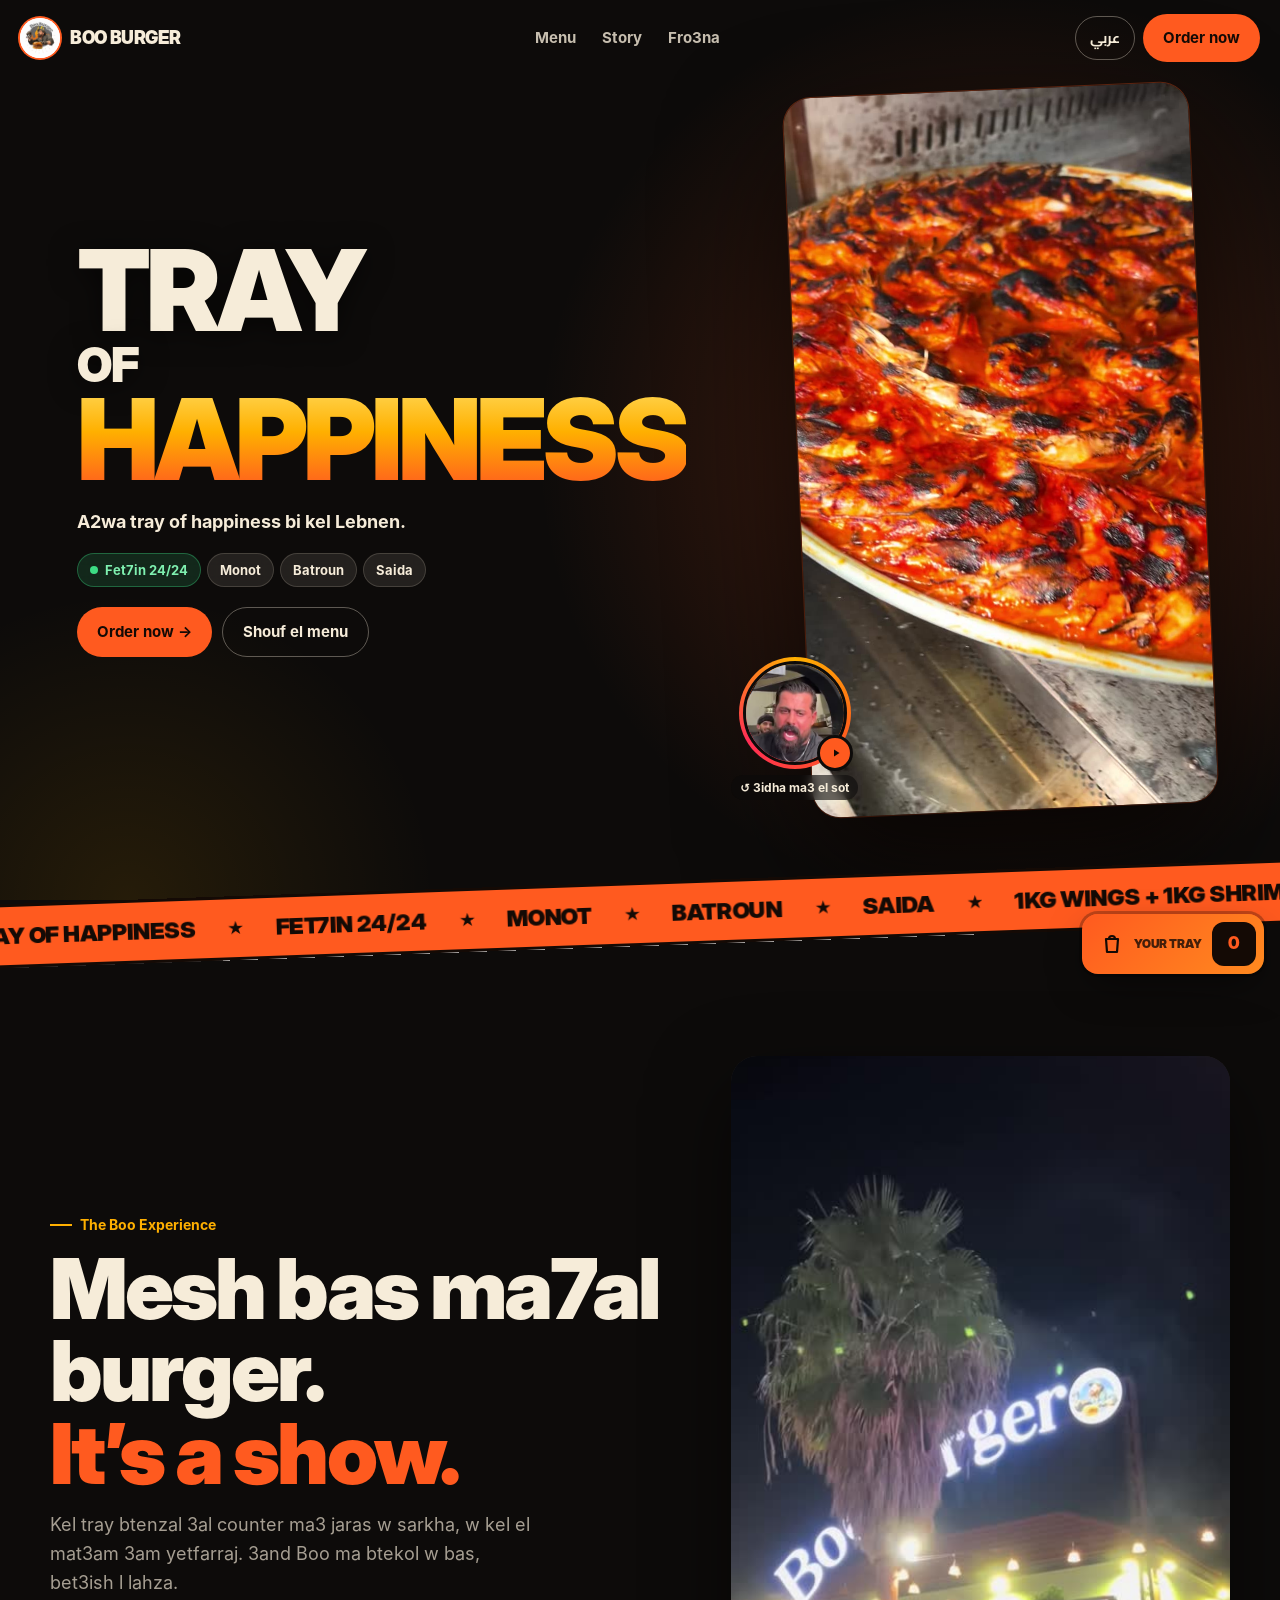
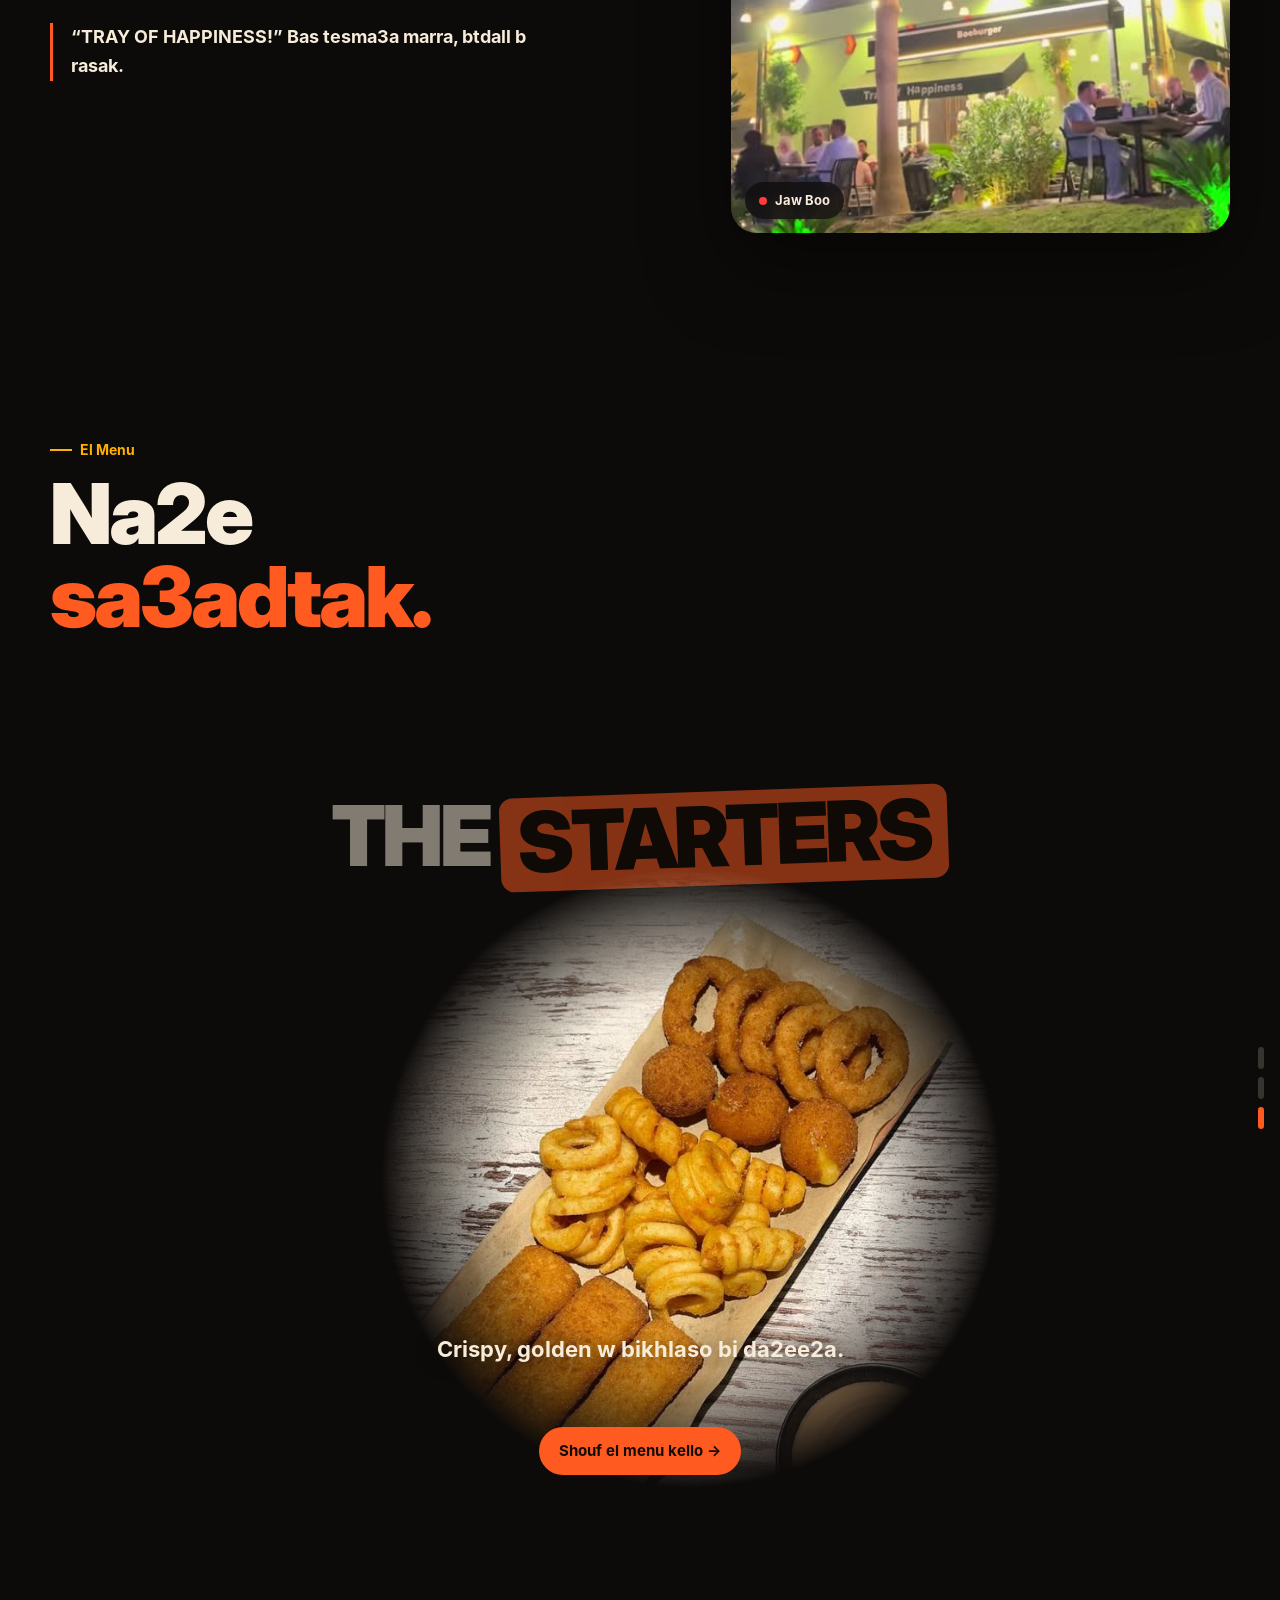
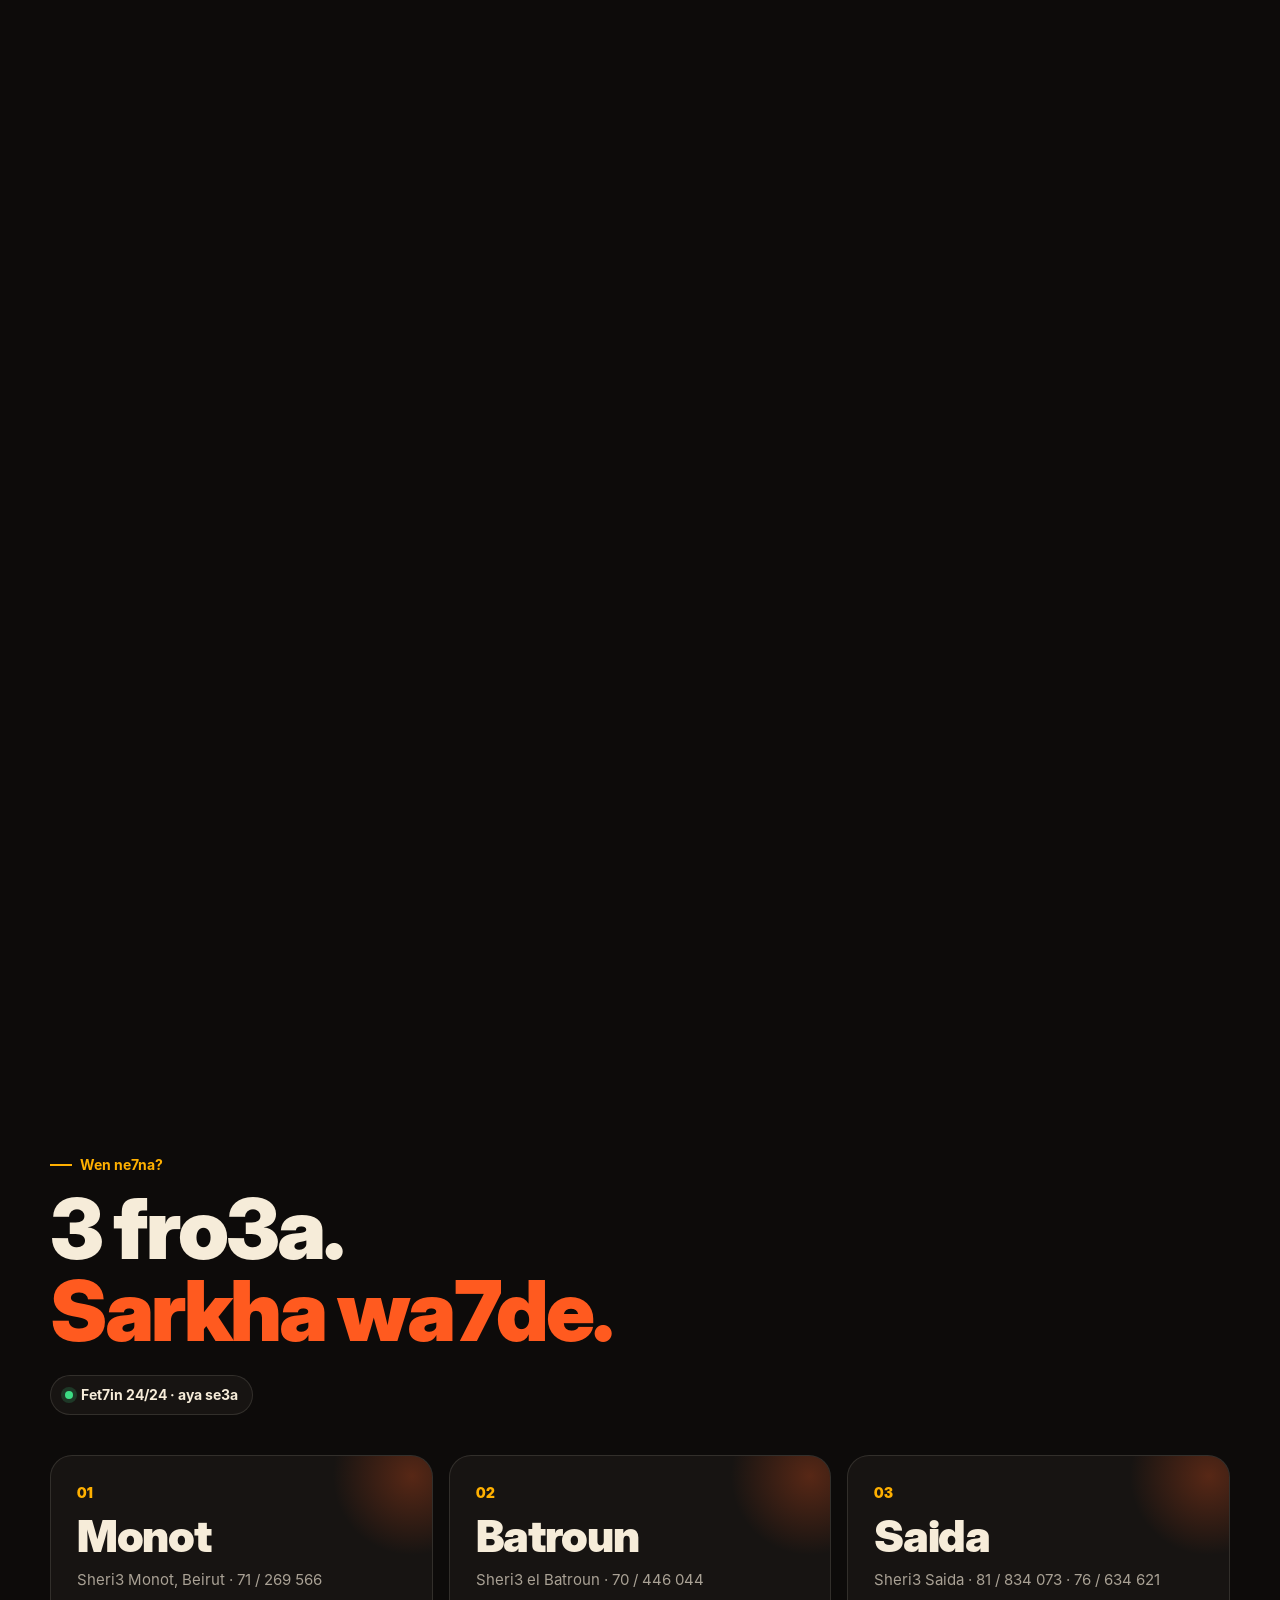
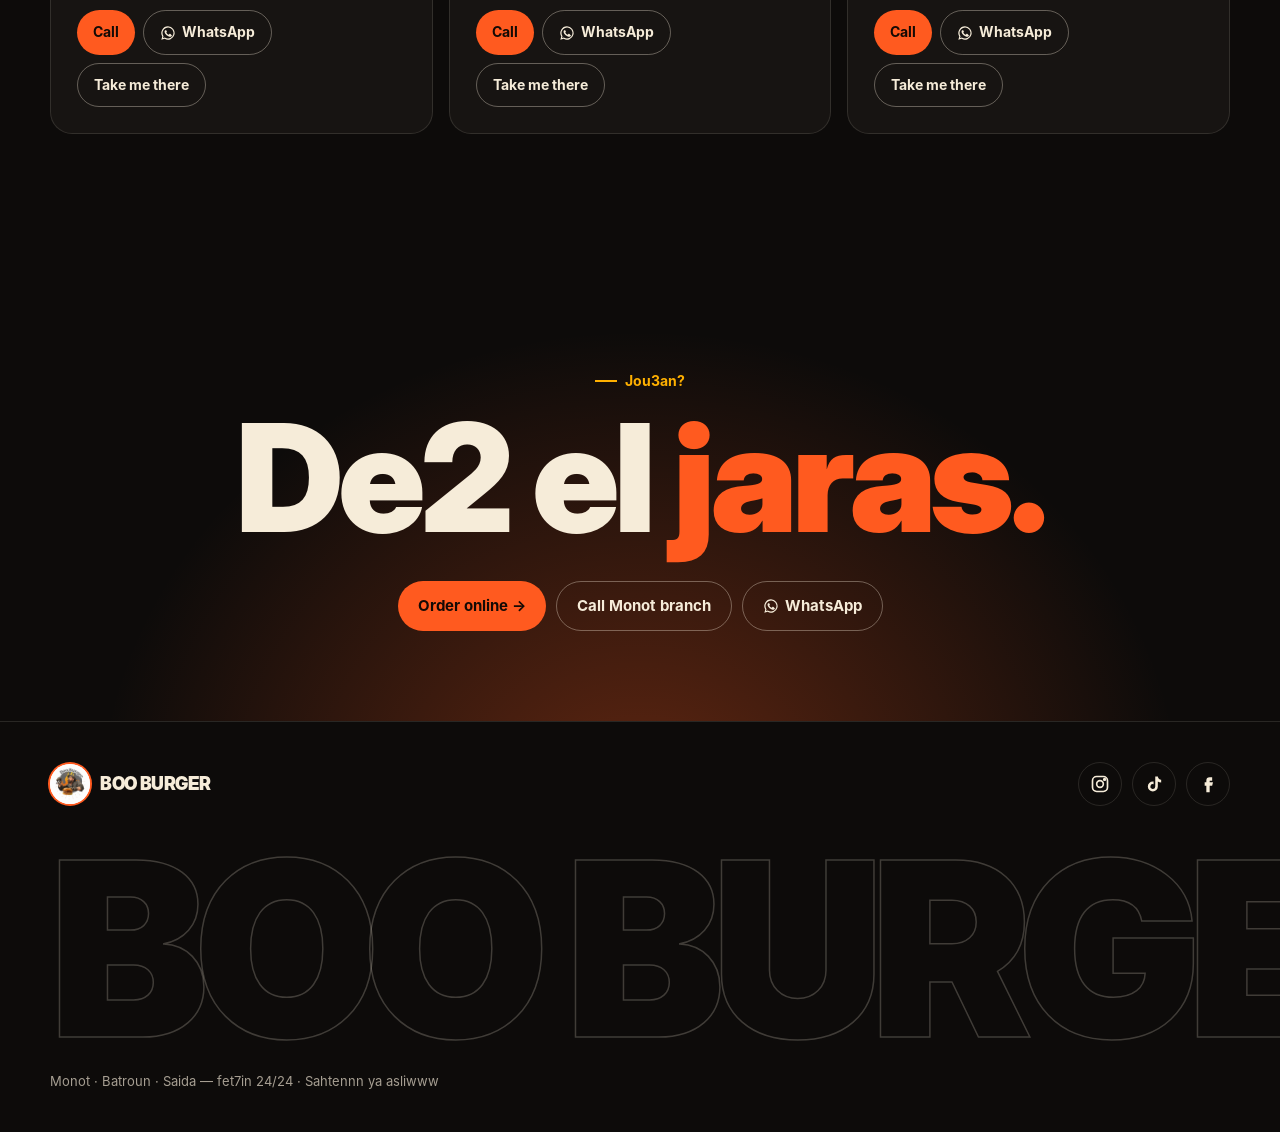
<file: index.html>
<!DOCTYPE html>
<html lang="en" dir="ltr">
<head>
<meta charset="utf-8">
<base href="./">
<meta name="viewport" content="width=device-width, initial-scale=1, viewport-fit=cover">
<title>Boo Burger — Tray of Happiness | Monot · Batroun · Saida</title>
<meta name="description" content="Boo Burger, Lebanon. A2wa tray of happiness bi kel Lebnen: kilo wings, fries, toum w Pepsi. Monot, Batroun w Saida. Fet7in 24/24.">
<meta name="theme-color" content="#0d0b0a">
<meta property="og:title" content="Boo Burger | Tray of Happiness">
<meta property="og:description" content="A2wa tray of happiness bi kel Lebnen. Monot · Batroun · Saida, fet7in 24/24.">
<meta property="og:image" content="assets/img/tray.jpg">
<link rel="icon" href="assets/img/logo.png">
<link rel="preconnect" href="https://fonts.googleapis.com">
<link rel="preconnect" href="https://fonts.gstatic.com" crossorigin>
<link href="https://fonts.googleapis.com/css2?family=Cairo:wght@500;700;900&display=swap" rel="stylesheet">
<link rel="stylesheet" href="assets/site.css?v=1794525151">
<link rel="stylesheet" href="assets/order.css?v=1794525151">
<link rel="stylesheet" href="assets/boo-order.css?v=1794525151">
</head>
<body>


<nav class="nav" id="nav">
  <a href="./" data-nav class="brand"><span class="badge"><img src="assets/img/logo.png" alt="Boo Burger"></span><span class="en">Boo Burger</span></a>
  <div class="links"><a href="menu/" data-nav data-route="menu" data-k="nMenu">Menu</a><a href="thestory/" data-nav data-route="story" data-k="nStory">Story</a><a href="./#branches" data-nav data-route="branches" data-k="nBr">Branches</a></div>
  <div class="navr">
    <button class="lang" id="lang" aria-label="Switch language">عربي</button>
    <a class="pill fire" href="https://fmcshops.com/booburger" target="_blank" rel="noopener" data-k="order">Order now</a>
  </div>
</nav>

<main class="page" data-page="home">
<header class="hero h2v" id="top">
  <canvas class="bgc" id="bgc" width="36" height="64" aria-hidden="true"></canvas>
  <div class="stage">
    <video id="hv" muted autoplay playsinline preload="auto" poster="assets/img/hero-poster.jpg" src="assets/video/hero.mp4"></video>
    <img class="still" src="assets/img/tray.jpg" alt="Boo Burger tray of happiness" loading="eager">
    <div class="dim"></div>
  </div>
  <div class="shade"></div>
  <div class="flash" id="flash"></div>

  <div class="copy">
    <h1 class="tray" id="tray" dir="ltr" aria-label="Tray of Happiness">
      <span class="w1">Tray</span><span class="of">of</span><span class="hap"><i class="hp1">Happi</i><i class="hp2">ness</i></span>
    </h1>
    <div class="after">
      <p data-k="heroP">A2wa tray of happiness bi kel Lebnen.</p>
      <div class="hchips"><span class="live"><i></i><b data-k="h24">Fet7in 24/24</b></span><span data-k="hb1">Monot</span><span data-k="hb2">Batroun</span><span data-k="hb3">Saida</span></div>
      <div class="row">
        <a class="pill fire" href="https://fmcshops.com/booburger" target="_blank" rel="noopener" data-k="orderArrow">Order now →</a>
        <a class="pill ghost" href="menu/" data-nav data-k="seeMenu">See the menu</a>
      </div>
    </div>
  </div>

  <button class="bubble" id="replay" aria-label="Replay with sound">
    <span class="ring"><img src="assets/img/scream.jpg" alt=""><span class="pl"><svg viewBox="0 0 24 24" fill="currentColor"><path d="M8 5v14l11-7z"/></svg></span></span>
    <small data-k="replay">↺ Again, with sound</small>
  </button>

  <button class="snd call" id="snd" aria-label="Sound">
    <svg id="sndIcon" viewBox="0 0 24 24" fill="none" stroke="currentColor" stroke-width="2.2" stroke-linecap="round"></svg>
    <span class="lbl"></span>
  </button>
</header>

<div class="ticker" aria-hidden="true"><div class="t" data-k="ticker"></div></div>

<section class="sec" id="show">
  <div class="wrap show">
    <div>
      <div class="eyebrow rv"><span class="en">The Boo Experience</span></div>
      <h2 class="h2 rv" data-k="showH">Mesh bas burger joint.<br><em>It's a show.</em></h2>
      <p class="lede rv" data-k="showP">Every tray lands on the counter with a bell and a shout, w kel el mat3am 3am yetfarraj. At Boo you don't just eat, you live the moment.</p>
      <blockquote class="quote rv" data-k="quote">“TRAY OF HAPPINESS!” Once you hear it, btdall b rasak.</blockquote>
    </div>
    <div class="reel rv">
      <video src="assets/video/vibe.mp4" autoplay muted loop playsinline preload="metadata" poster="assets/img/vibe-poster.jpg"></video>
      <div class="tag"><i></i><span data-k="live">Live mn el matbakh</span></div>
    </div>
  </div>
</section>

<section class="sec sc-head" id="na2e">
  <div class="wrap">
    <div class="eyebrow rv" data-k="menuE"></div>
    <h2 class="h2 rv" data-k="menuH"></h2>
  </div>
</section>
<section class="showcase" id="showcase">
  <div class="sc-pin">
    <div class="ch" data-ch="0">
      <h3 class="ttl en">Our signature <span class="tagr">Burgers</span></h3>
      <div class="f" style="--x:16%;--y:60%;--w:min(46vw,360px)" data-fx="-70" data-fy="20" data-fr="-25"><img src="assets/img/sc/b1.jpg" alt="Lebanese burger"></div>
      <div class="f" style="--x:84%;--y:60%;--w:min(46vw,360px)" data-fx="70" data-fy="20" data-fr="25"><img src="assets/img/sc/b3.jpg" alt="Juice burger"></div>
      <div class="f" style="--x:50%;--y:58%;--w:min(74vw,540px)" data-fx="0" data-fy="60" data-fr="0"><img src="assets/img/sc/b2.jpg" alt="Grilled chicken burger"></div>
      <p class="scsub" data-k="sc1"></p>
    </div>
    <div class="ch" data-ch="1">
      <h3 class="ttl en">Tray of <span class="tagr">Happiness</span></h3>
      <div class="f" style="--x:30%;--y:60%;--w:min(64vw,500px)" data-fx="-80" data-fy="10" data-fr="-30"><img src="assets/img/sc/wings.jpg" alt="Wings tray"></div>
      <div class="f" style="--x:70%;--y:63%;--w:min(64vw,500px)" data-fx="80" data-fy="15" data-fr="30"><img src="assets/img/sc/shrimp.jpg" alt="Shrimp tray"></div>
      <p class="scsub" data-k="sc2"></p>
    </div>
    <div class="ch" data-ch="2">
      <h3 class="ttl en">The <span class="tagr">Starters</span></h3>
      <div class="f" style="--x:54%;--y:60%;--w:min(92vw,620px)" data-fx="70" data-fy="30" data-fr="18"><img src="assets/img/sc/platter.jpg" alt="Starters platter"></div>
      <p class="scsub" data-k="sc3"></p>
    </div>
    <div class="sc-dots" aria-hidden="true"><i></i><i></i><i></i></div>
    <a class="pill fire sc-cta" href="menu/" data-nav data-k="scCta"></a>
  </div>
</section>

<section class="sec" id="branches">
  <div class="wrap">
    <div class="eyebrow rv" data-k="brE">Wen ne7na?</div>
    <h2 class="h2 rv" data-k="brH">3 branches.<br><em>One shout.</em></h2>
    <div style="margin-top:22px" class="rv"><span class="open" id="open"><i></i><span></span></span></div>
    <div class="branches">
      <div class="br rv">
        <span class="n">01</span><h3 data-k="b1">Monot</h3><span class="meta"><span data-k="b1m">Monot Street, Beirut</span> · <bdi dir="ltr">71 / 269 566</bdi></span>
        <div class="row"><a class="pill fire" href="tel:+96171269566" data-k="call">Call</a><a class="pill ghost wa" data-wa="96171269566" target="_blank" rel="noopener"><svg viewBox="0 0 24 24" width="16" height="16" fill="currentColor"><path d="M12 2a10 10 0 0 0-8.6 15.1L2 22l5-1.3A10 10 0 1 0 12 2zm0 18.2a8.2 8.2 0 0 1-4.2-1.2l-.3-.2-3 .8.8-2.9-.2-.3A8.2 8.2 0 1 1 12 20.2zm4.5-6.1c-.2-.1-1.5-.7-1.7-.8s-.4-.1-.6.1-.7.8-.8 1-.3.2-.5.1a6.7 6.7 0 0 1-3.3-2.9c-.2-.4.2-.4.7-1.3.1-.2 0-.3 0-.4l-.8-1.8c-.2-.5-.4-.4-.6-.4h-.5a1 1 0 0 0-.7.3 3 3 0 0 0-.9 2.2 5.2 5.2 0 0 0 1.1 2.8 11.9 11.9 0 0 0 4.6 4c1.7.7 2.4.8 3.2.7.5-.1 1.5-.6 1.8-1.2s.2-1.1.1-1.2-.2-.2-.4-.3z"/></svg>WhatsApp</a><a class="pill ghost" href="https://share.google/N6n7sUyI0MMJipxE0" target="_blank" rel="noopener" data-k="dir">Khodni la honik</a></div>
      </div>
      <div class="br rv">
        <span class="n">02</span><h3 data-k="b2">Batroun</h3><span class="meta"><span data-k="b2m">Batroun Street</span> · <bdi dir="ltr">70 / 446 044</bdi></span>
        <div class="row"><a class="pill fire" href="tel:+96170446044" data-k="call">Call</a><a class="pill ghost wa" data-wa="96170446044" target="_blank" rel="noopener"><svg viewBox="0 0 24 24" width="16" height="16" fill="currentColor"><path d="M12 2a10 10 0 0 0-8.6 15.1L2 22l5-1.3A10 10 0 1 0 12 2zm0 18.2a8.2 8.2 0 0 1-4.2-1.2l-.3-.2-3 .8.8-2.9-.2-.3A8.2 8.2 0 1 1 12 20.2zm4.5-6.1c-.2-.1-1.5-.7-1.7-.8s-.4-.1-.6.1-.7.8-.8 1-.3.2-.5.1a6.7 6.7 0 0 1-3.3-2.9c-.2-.4.2-.4.7-1.3.1-.2 0-.3 0-.4l-.8-1.8c-.2-.5-.4-.4-.6-.4h-.5a1 1 0 0 0-.7.3 3 3 0 0 0-.9 2.2 5.2 5.2 0 0 0 1.1 2.8 11.9 11.9 0 0 0 4.6 4c1.7.7 2.4.8 3.2.7.5-.1 1.5-.6 1.8-1.2s.2-1.1.1-1.2-.2-.2-.4-.3z"/></svg>WhatsApp</a><a class="pill ghost" href="https://www.google.com/maps/search/?api=1&query=Boo+Burger+Batroun" target="_blank" rel="noopener" data-k="dir">Khodni la honik</a></div>
      </div>
      <div class="br rv">
        <span class="n">03</span><h3 data-k="b3">Saida</h3><span class="meta"><span data-k="b3m">Saida Street</span> · <bdi dir="ltr">81 / 834 073</bdi> · <bdi dir="ltr">76 / 634 621</bdi></span>
        <div class="row"><a class="pill fire" href="tel:+96181834073" data-k="call">Call</a><a class="pill ghost wa" data-wa="96181834073" target="_blank" rel="noopener"><svg viewBox="0 0 24 24" width="16" height="16" fill="currentColor"><path d="M12 2a10 10 0 0 0-8.6 15.1L2 22l5-1.3A10 10 0 1 0 12 2zm0 18.2a8.2 8.2 0 0 1-4.2-1.2l-.3-.2-3 .8.8-2.9-.2-.3A8.2 8.2 0 1 1 12 20.2zm4.5-6.1c-.2-.1-1.5-.7-1.7-.8s-.4-.1-.6.1-.7.8-.8 1-.3.2-.5.1a6.7 6.7 0 0 1-3.3-2.9c-.2-.4.2-.4.7-1.3.1-.2 0-.3 0-.4l-.8-1.8c-.2-.5-.4-.4-.6-.4h-.5a1 1 0 0 0-.7.3 3 3 0 0 0-.9 2.2 5.2 5.2 0 0 0 1.1 2.8 11.9 11.9 0 0 0 4.6 4c1.7.7 2.4.8 3.2.7.5-.1 1.5-.6 1.8-1.2s.2-1.1.1-1.2-.2-.2-.4-.3z"/></svg>WhatsApp</a><a class="pill ghost" href="https://www.google.com/maps/search/?api=1&query=Boo+Burger+Saida" target="_blank" rel="noopener" data-k="dir">Khodni la honik</a></div>
      </div>
    </div>
  </div>
</section>

<section class="cta">
  <div class="wrap">
    <div class="eyebrow rv" style="justify-content:center" data-k="ctaE">Jou3an?</div>
    <h2 class="h2 rv" data-k="ctaH">Ring the <em>bell.</em></h2>
    <div class="row rv">
      <a class="pill fire" href="https://fmcshops.com/booburger" target="_blank" rel="noopener" data-k="orderOnline">Order online →</a>
      <a class="pill ghost" href="tel:+96171269566" data-k="callMonot">Call Monot</a>
      <a class="pill ghost wa" data-wa="96171269566" target="_blank" rel="noopener"><svg viewBox="0 0 24 24" width="16" height="16" fill="currentColor"><path d="M12 2a10 10 0 0 0-8.6 15.1L2 22l5-1.3A10 10 0 1 0 12 2zm0 18.2a8.2 8.2 0 0 1-4.2-1.2l-.3-.2-3 .8.8-2.9-.2-.3A8.2 8.2 0 1 1 12 20.2zm4.5-6.1c-.2-.1-1.5-.7-1.7-.8s-.4-.1-.6.1-.7.8-.8 1-.3.2-.5.1a6.7 6.7 0 0 1-3.3-2.9c-.2-.4.2-.4.7-1.3.1-.2 0-.3 0-.4l-.8-1.8c-.2-.5-.4-.4-.6-.4h-.5a1 1 0 0 0-.7.3 3 3 0 0 0-.9 2.2 5.2 5.2 0 0 0 1.1 2.8 11.9 11.9 0 0 0 4.6 4c1.7.7 2.4.8 3.2.7.5-.1 1.5-.6 1.8-1.2s.2-1.1.1-1.2-.2-.2-.4-.3z"/></svg>WhatsApp</a>
    </div>
  </div>
</section>
</main>

<main class="page" data-page="menu" hidden>
<section class="sec menu-page" id="menu">
  <div class="wrap">
    <div class="menu-head">
      <div>
        <div class="eyebrow" data-k="menuE"></div>
        <h2 class="h2" data-k="menuH"></h2>
      </div>
    </div>
    <div class="chipbar">
      <div class="tabs" id="tabs">
        <button class="tab on" data-f="kg" data-k="cKg"></button>
        <button class="tab" data-f="burgers" data-k="cBurg"></button>
        <button class="tab" data-f="apps" data-k="cApps"></button>
        <button class="tab" data-f="drinks" data-k="cDrinks"></button>
      </div>
    </div>

    <div class="grp" data-c="kg" id="g_kg">
      <article class="tbig" data-oimg>
        <div class="ph"><img src="assets/img/tray.jpg" alt="Tray of Happiness" style="object-position:50% 45%"><span class="chip" data-k="chipLegend"></span><span class="kg">1KG + 1KG</span></div>
        <div class="bd">
          <h3>Tray of Happiness</h3>
          <p class="combo">1KG Wings + 1KG Shrimps</p>
          <p data-k="m_tray"></p>
          <div class="bigprice"><b>$33</b><small class="lbp" data-lbp="2970000"></small></div>
          <div class="o-step o-big" data-oid="tray"></div>
        </div>
      </article>
      <h3 class="subh" data-k="cKgH"></h3>
      <div class="blist" id="l_kg"></div>
    </div>

    <div class="grp" data-c="burgers" id="g_burgers">
          <h3 class="subh" data-k="cBurgH"></h3>
          <div class="blist" id="l_burgers"></div>
    </div>

    <div class="grp" data-c="apps" id="g_apps">
      <h3 class="subh" data-k="cAppsH"></h3>
      <div class="blist" id="l_apps"></div>
    </div>

    <div class="grp" data-c="drinks" id="g_drinks">
      <h3 class="subh" data-k="cDrinksH"></h3>
      <div class="blist" id="l_drinks"></div>
    </div>

    <p class="note" data-k="note"></p>
  </div>
</section>
</main>

<main class="page" data-page="story" hidden>
<section class="story" id="story">
  <div class="sv"><video src="assets/video/story-highlight.mp4" autoplay muted loop playsinline preload="metadata" poster="assets/img/story-poster.jpg"></video></div>
  <div class="wrap scopy">
    <div class="eyebrow rv" data-k="stE"></div>
    <h2 class="h2 rv" data-k="stH"></h2>
    <p class="lede rv" data-k="stP"></p>
    <div class="who rv"><span class="badge"><img src="assets/img/logo.png" alt=""></span><div><b class="en">Ibrahim Farchoukh</b><small data-k="stWho"></small></div></div>
    <button class="pill fire rv" id="playStory" data-k="stBtn"></button>
  </div>
</section>
</main>

<footer>
  <div class="wrap">
    <div class="foot">
      <a href="./" data-nav class="brand"><span class="badge"><img src="assets/img/logo.png" alt=""></span><span class="en">Boo Burger</span></a>
      <div class="soc">
        <a href="https://www.instagram.com/booburger.lb/" target="_blank" rel="noopener" aria-label="Instagram"><svg viewBox="0 0 24 24" fill="none" stroke="currentColor" stroke-width="2"><rect x="3" y="3" width="18" height="18" rx="5"/><circle cx="12" cy="12" r="4"/><circle cx="17.5" cy="6.5" r="1" fill="currentColor"/></svg></a>
        <a href="https://www.tiktok.com/@booburgerlb" target="_blank" rel="noopener" aria-label="TikTok"><svg viewBox="0 0 24 24" fill="currentColor"><path d="M16.6 3c.3 2.2 1.8 3.8 4 4v3.1c-1.5 0-2.9-.4-4-1.2V15a6 6 0 1 1-6-6c.3 0 .6 0 .9.1v3.2a2.9 2.9 0 1 0 2 2.7V3h3.1z"/></svg></a>
        <a href="https://www.facebook.com/Booburger.lb" target="_blank" rel="noopener" aria-label="Facebook"><svg viewBox="0 0 24 24" fill="currentColor"><path d="M14 8h3V4h-3a4 4 0 0 0-4 4v2H8v4h2v8h4v-8h3l1-4h-4V8z"/></svg></a>
      </div>
    </div>
    <div class="mark">Boo Burger</div>
    <p class="fine" data-k="fine">Monot · Batroun · Saida — fet7in 24/24</p>
  </div>
</footer>

<div class="modal" id="modal" aria-hidden="true">
  <button class="mclose" id="mclose" aria-label="Close">✕</button>
  <video id="fullv" controls playsinline preload="none" poster="assets/img/story-poster.jpg" src="assets/video/story-full.mp4"></video>
</div>

<div class="dock" id="dock">
  <a class="pill fire" href="https://fmcshops.com/booburger" target="_blank" rel="noopener" data-k="order">Order now</a>
  <a class="pill ghost" href="./#branches" data-nav data-k="callBr">Call a branch</a>
</div>

<script src="assets/order.js?v=1794525151"></script>
<script src="assets/app.js?v=1794525151"></script>
</body>
</html>
</file>
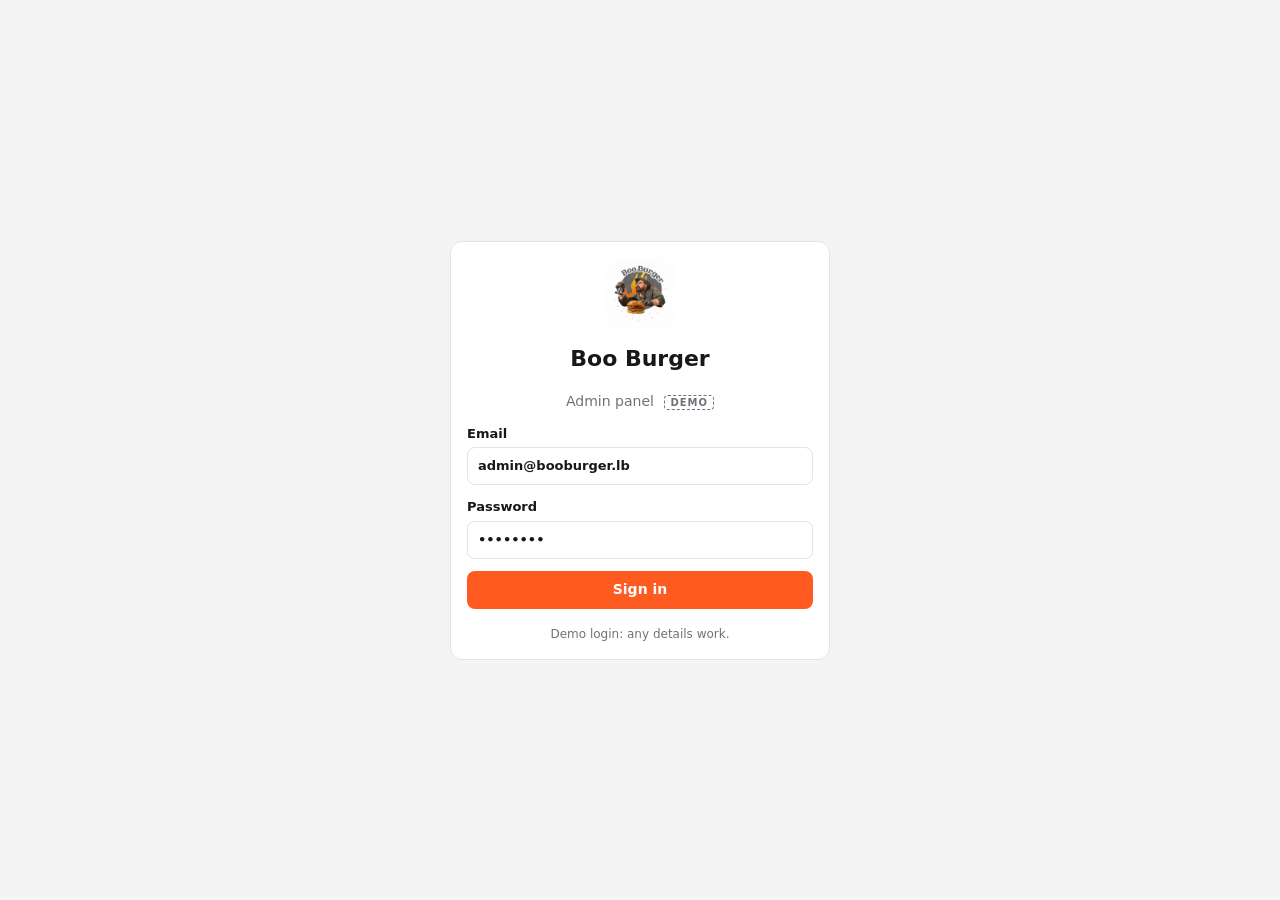
<file: admin/index.html>
<!DOCTYPE html>
<html lang="en">
<head>
<meta charset="utf-8">
<meta name="viewport" content="width=device-width, initial-scale=1">
<meta name="robots" content="noindex">
<title>Admin | Boo Burger</title>
<link rel="icon" href="../assets/img/logo.png">
<link rel="stylesheet" href="../assets/admin.css">
<style>:root{--acc:#ff5a1f;--acc-ink:#fff}</style>
</head>
<body>
<div id="app"></div>
<script>window.ADMIN = {"name": "Boo Burger", "logo": "assets/img/logo.png", "key": "boo-cart", "base": "lbp", "rate": 90000, "delivery": 180000, "site": "../menu/", "domain": "booburger.lb", "branches": [{"n": "Monot", "area": "Monot, Achrafieh", "areas": ["Monot", "Achrafieh", "Gemmayze", "Mar Mikhael"]}, {"n": "Batroun", "area": "Batroun", "areas": ["Batroun old souk", "Batroun highway", "Kfaraabida"]}, {"n": "Saida", "area": "Saida", "areas": ["Saida, Riad el Solh", "Abra", "Haret Saida"]}], "drivers": ["Hassan", "Jad", "Mahmoud", "Rabih"], "hours": "Open 24/24", "modes": ["delivery", "pickup", "dinein"], "cats": [{"id": "kg", "n": "By the Kilo"}, {"id": "burgers", "n": "Burgers"}, {"id": "apps", "n": "Appetizers"}, {"id": "drinks", "n": "Drinks & Shisha"}], "items": [{"id": "tray", "n": "Tray of Happiness", "cat": "kg", "p": 2970000, "img": "assets/img/tray.jpg", "d": "1KG wings + 1KG shrimps, fries & soft drink"}, {"id": "kg-wings-1kg", "n": "Wings 1kg", "cat": "kg", "p": 1260000, "img": "assets/img/menu/wings.jpg", "d": "Secret sauce, garlic, BBQ, fries & soft drink"}, {"id": "kg-wings-1-5kg", "n": "Wings 1.5kg", "cat": "kg", "p": 1880000, "img": "assets/img/menu/wings.jpg", "d": "Fries, garlic, BBQ sauce & soft drink"}, {"id": "kg-spicy-wings-1kg", "n": "Spicy Wings 1kg", "cat": "kg", "p": 1260000, "img": "assets/img/menu/wings.jpg", "d": ""}, {"id": "kg-bbq-wings-1kg", "n": "BBQ Wings 1kg", "cat": "kg", "p": 1260000, "img": "assets/img/menu/bbqwings.jpg", "d": ""}, {"id": "kg-buffalo-wings-1kg", "n": "Buffalo Wings 1kg", "cat": "kg", "p": 1260000, "img": "assets/img/logo.png", "d": ""}, {"id": "kg-shrimp-kg", "n": "Shrimp ½kg", "cat": "kg", "p": 1080000, "img": "assets/img/menu/shrimp.jpg", "d": "Cocktail sauce & soft drink"}, {"id": "kg-shrimp-1kg", "n": "Shrimp 1kg", "cat": "kg", "p": 2160000, "img": "assets/img/menu/shrimp.jpg", "d": "Fries, cocktail sauce & soft drink"}, {"id": "kg-spicy-shrimp-1kg", "n": "Spicy Shrimp 1kg", "cat": "kg", "p": 2160000, "img": "assets/img/logo.png", "d": ""}, {"id": "kg-makanek-kg", "n": "Makanek ½kg", "cat": "kg", "p": 1530000, "img": "assets/img/logo.png", "d": "Iceberg & mayo sauce"}, {"id": "kg-riyash", "n": "Riyash", "cat": "kg", "p": 2700000, "img": "assets/img/menu/riyash.jpg", "d": ""}, {"id": "kg-seafood", "n": "Seafood", "cat": "kg", "p": 2700000, "img": "assets/img/logo.png", "d": ""}, {"id": "burgers-swiss-mushroom", "n": "Swiss Mushroom", "cat": "burgers", "p": 810000, "img": "assets/img/menu/swiss.jpg", "d": "Mayo, mushroom, onion, mozzarella, beef"}, {"id": "burgers-lebanese", "n": "Lebanese", "cat": "burgers", "p": 585000, "img": "assets/img/menu/lebanese.jpg", "d": "Coleslaw, fries, ketchup, beef"}, {"id": "burgers-cheese", "n": "Cheese", "cat": "burgers", "p": 675000, "img": "assets/img/menu/cheese.jpg", "d": ""}, {"id": "burgers-bbq", "n": "BBQ", "cat": "burgers", "p": 675000, "img": "assets/img/menu/bbq.jpg", "d": "Mayo, lettuce, tomato, BBQ, mozzarella, beef"}, {"id": "burgers-american", "n": "American", "cat": "burgers", "p": 675000, "img": "assets/img/menu/american.jpg", "d": "Mayo, lettuce, tomato, cheddar slice, onion, beef"}, {"id": "burgers-grilled-chicken", "n": "Grilled Chicken", "cat": "burgers", "p": 630000, "img": "assets/img/menu/grilled.jpg", "d": "Mayo, lettuce, cocktail, grilled chicken"}, {"id": "burgers-chicken-patty", "n": "Chicken Patty", "cat": "burgers", "p": 765000, "img": "assets/img/menu/chpatty.jpg", "d": "Mayo, lettuce, cocktail, chicken patty"}, {"id": "burgers-spicy", "n": "Spicy", "cat": "burgers", "p": 720000, "img": "assets/img/menu/spicy.jpg", "d": ""}, {"id": "burgers-juice", "n": "Juice", "cat": "burgers", "p": 720000, "img": "assets/img/menu/juice.jpg", "d": "Mayo, lettuce, tomato, cocktail, BBQ, mozzarella, jalapeño, beef"}, {"id": "burgers-messy", "n": "Messy", "cat": "burgers", "p": 720000, "img": "assets/img/menu/messy.jpg", "d": "Mayo, lettuce, cocktail, cheddar slice, caramelized onion, beef"}, {"id": "burgers-nashville-hot-chicken", "n": "Nashville Hot Chicken", "cat": "burgers", "p": 900000, "img": "assets/img/menu/nashville.jpg", "d": ""}, {"id": "apps-fries-box", "n": "Fries Box", "cat": "apps", "p": 270000, "img": "assets/img/menu/fries.jpg", "d": ""}, {"id": "apps-curly-fries", "n": "Curly Fries", "cat": "apps", "p": 450000, "img": "assets/img/menu/platter.jpg", "d": ""}, {"id": "apps-wedges", "n": "Wedges", "cat": "apps", "p": 450000, "img": "assets/img/logo.png", "d": ""}, {"id": "apps-onion-rings", "n": "Onion Rings", "cat": "apps", "p": 450000, "img": "assets/img/menu/platter.jpg", "d": ""}, {"id": "apps-mozzarella-sticks", "n": "Mozzarella Sticks", "cat": "apps", "p": 540000, "img": "assets/img/menu/platter.jpg", "d": ""}, {"id": "apps-cheddar-balls", "n": "Cheddar Balls", "cat": "apps", "p": 540000, "img": "assets/img/menu/platter.jpg", "d": ""}, {"id": "apps-mini-potato", "n": "Mini Potato", "cat": "apps", "p": 540000, "img": "assets/img/logo.png", "d": ""}, {"id": "apps-batata-harra", "n": "Batata Harra", "cat": "apps", "p": 540000, "img": "assets/img/logo.png", "d": ""}, {"id": "apps-mix-appetizers", "n": "Mix Appetizers", "cat": "apps", "p": 1080000, "img": "assets/img/menu/platter.jpg", "d": ""}, {"id": "apps-rocca-salad", "n": "Rocca Salad", "cat": "apps", "p": 540000, "img": "assets/img/logo.png", "d": ""}, {"id": "apps-arabic-salad", "n": "Arabic Salad", "cat": "apps", "p": 450000, "img": "assets/img/logo.png", "d": ""}, {"id": "apps-tabbouleh", "n": "Tabbouleh", "cat": "apps", "p": 540000, "img": "assets/img/logo.png", "d": ""}, {"id": "apps-fattoush", "n": "Fattoush", "cat": "apps", "p": 540000, "img": "assets/img/logo.png", "d": ""}, {"id": "drinks-soft-drink", "n": "Soft Drink", "cat": "drinks", "p": 135000, "img": "assets/img/logo.png", "d": ""}, {"id": "drinks-water", "n": "Water", "cat": "drinks", "p": 90000, "img": "assets/img/logo.png", "d": ""}, {"id": "drinks-sparkling-water", "n": "Sparkling Water", "cat": "drinks", "p": 180000, "img": "assets/img/logo.png", "d": ""}, {"id": "drinks-iced-tea", "n": "Iced Tea", "cat": "drinks", "p": 180000, "img": "assets/img/logo.png", "d": ""}, {"id": "drinks-iced-coffee", "n": "Iced Coffee", "cat": "drinks", "p": 180000, "img": "assets/img/logo.png", "d": ""}, {"id": "drinks-shisha", "n": "Shisha", "cat": "drinks", "p": 1080000, "img": "assets/img/logo.png", "d": ""}]};</script>
<script src="../assets/admin.js"></script>
</body>
</html>
</file>
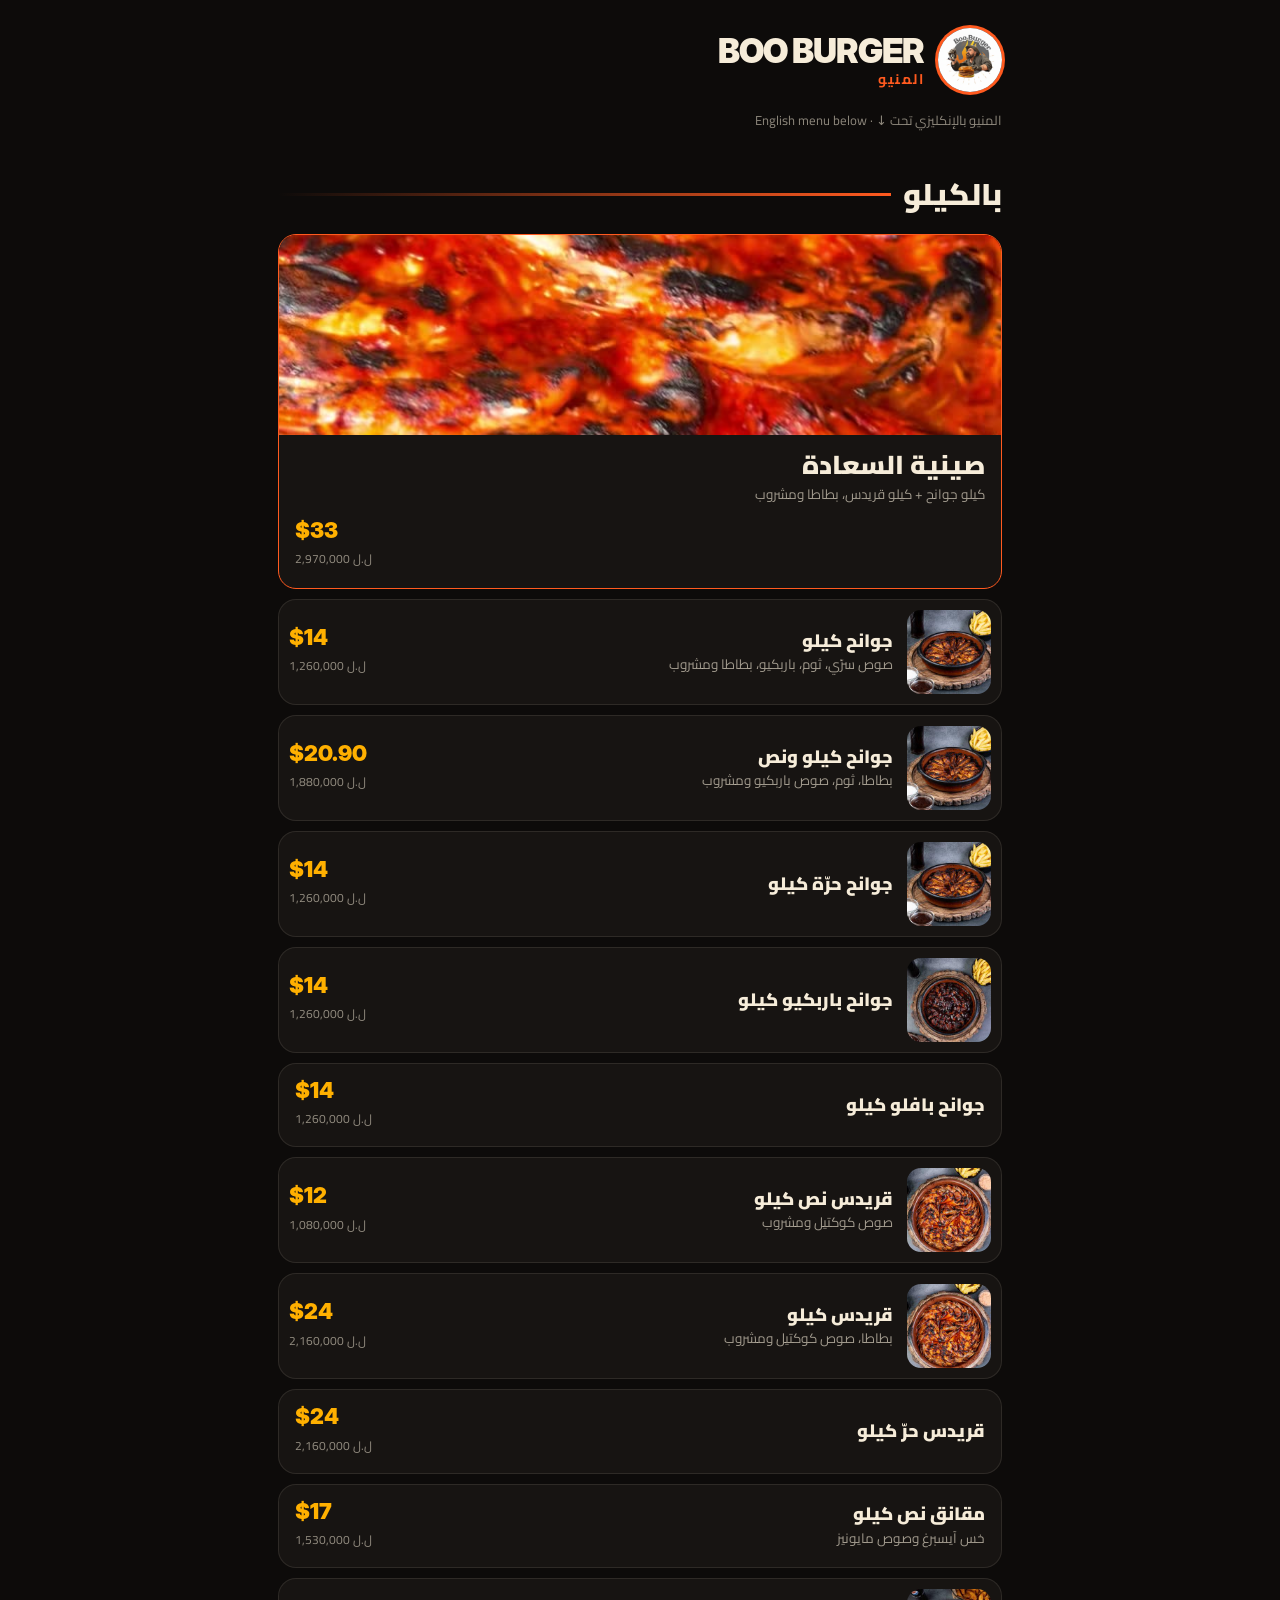
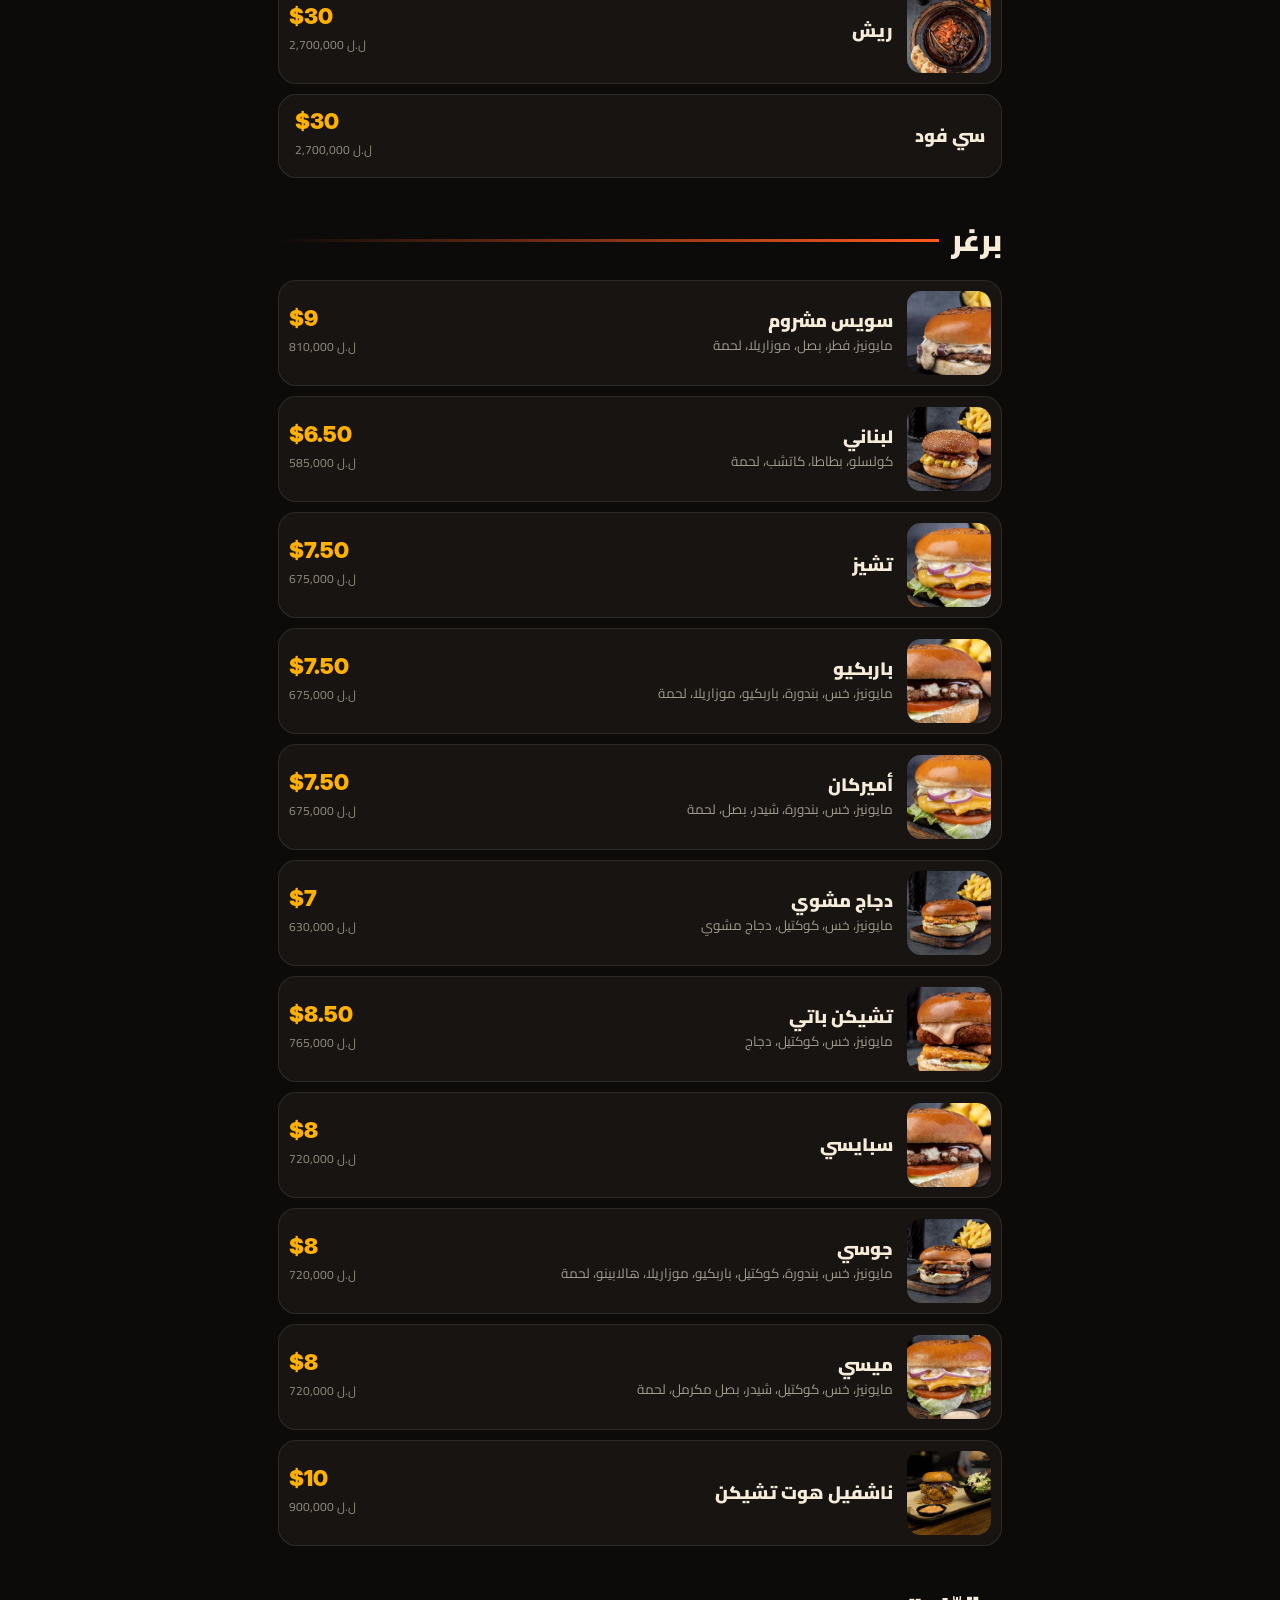
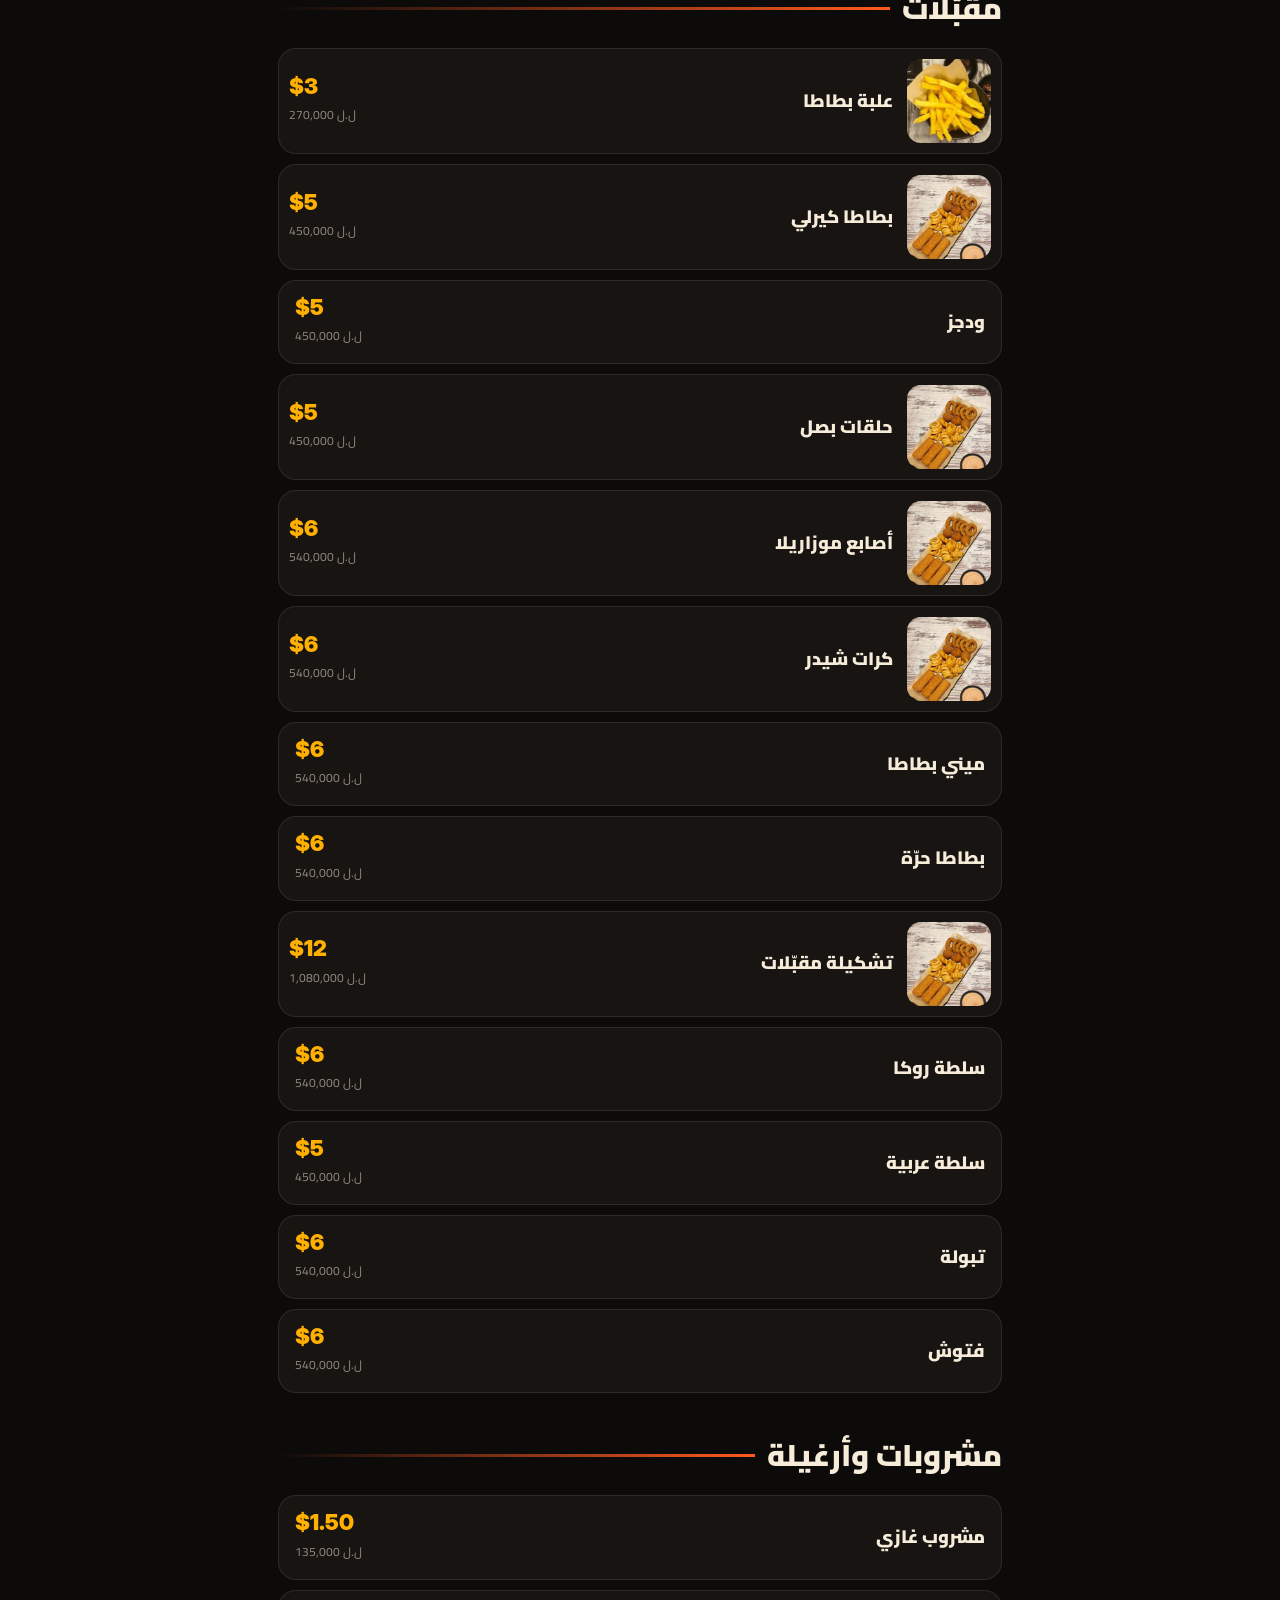
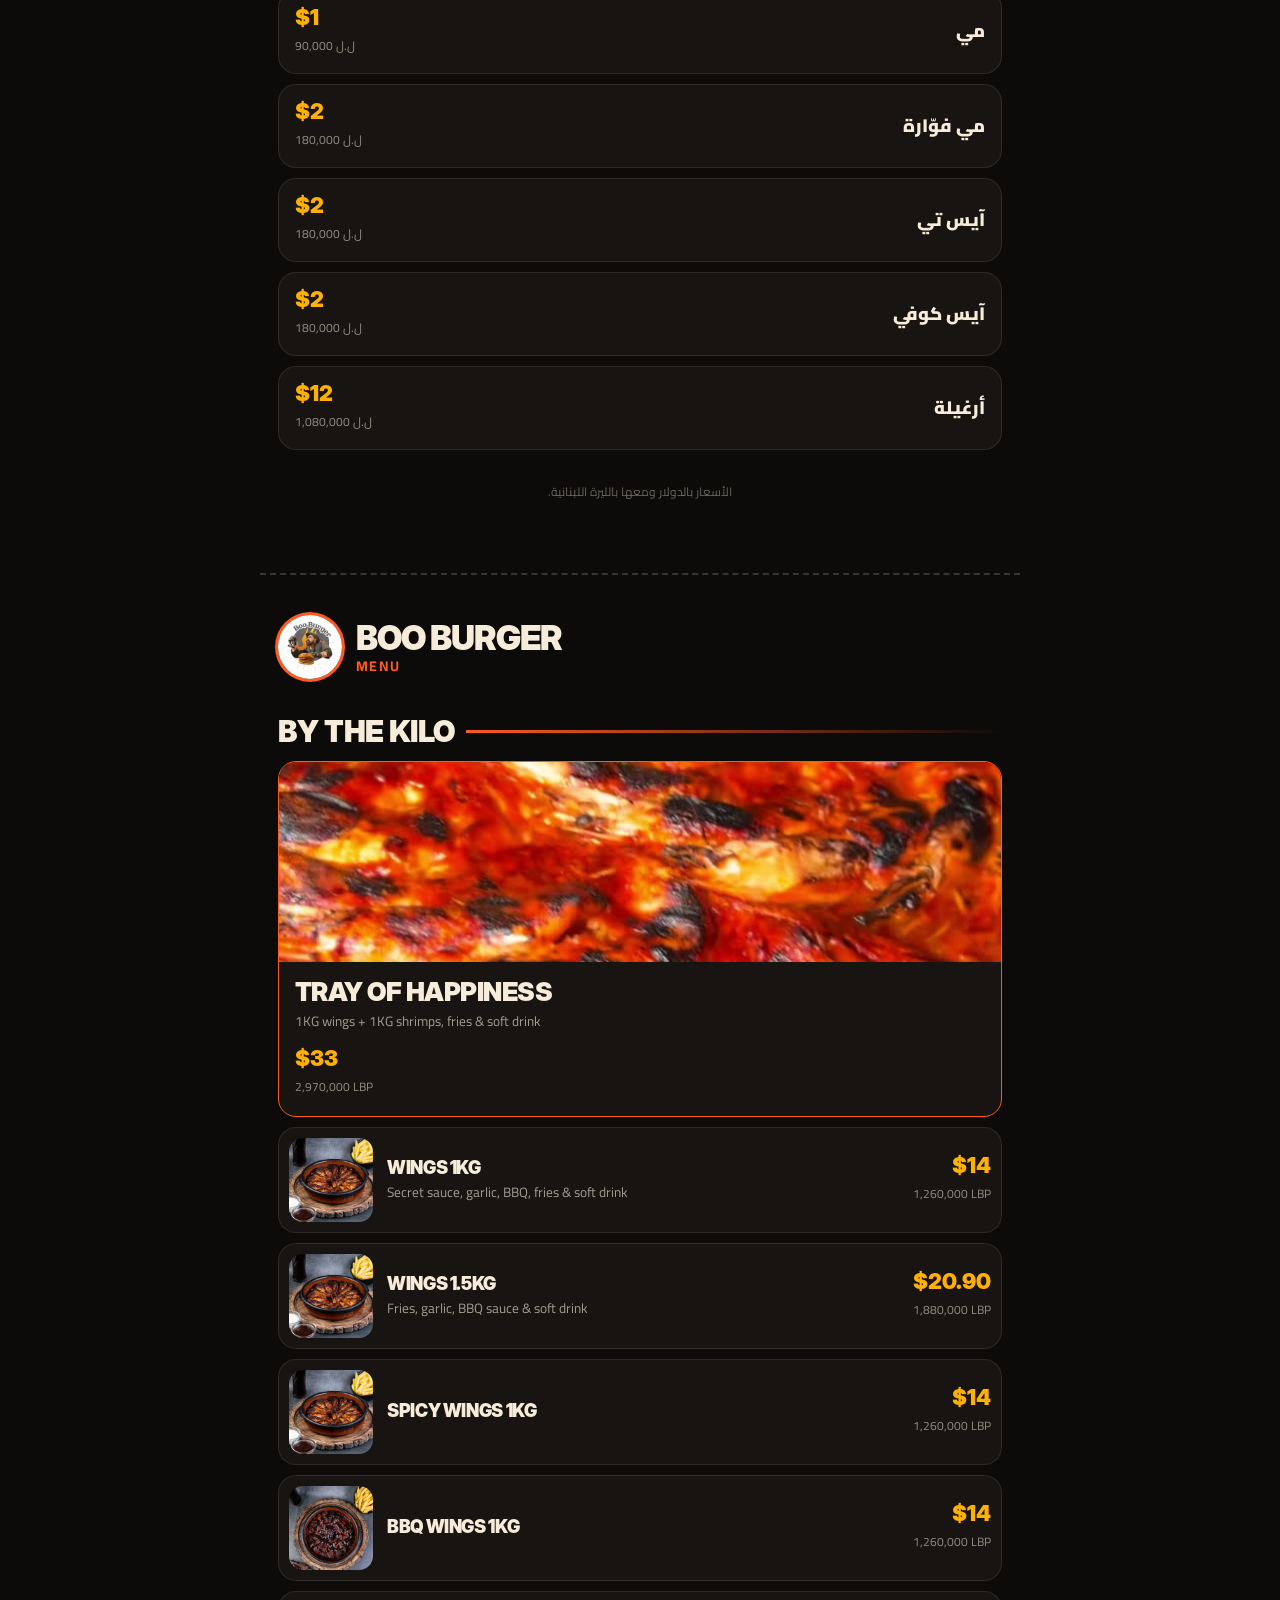
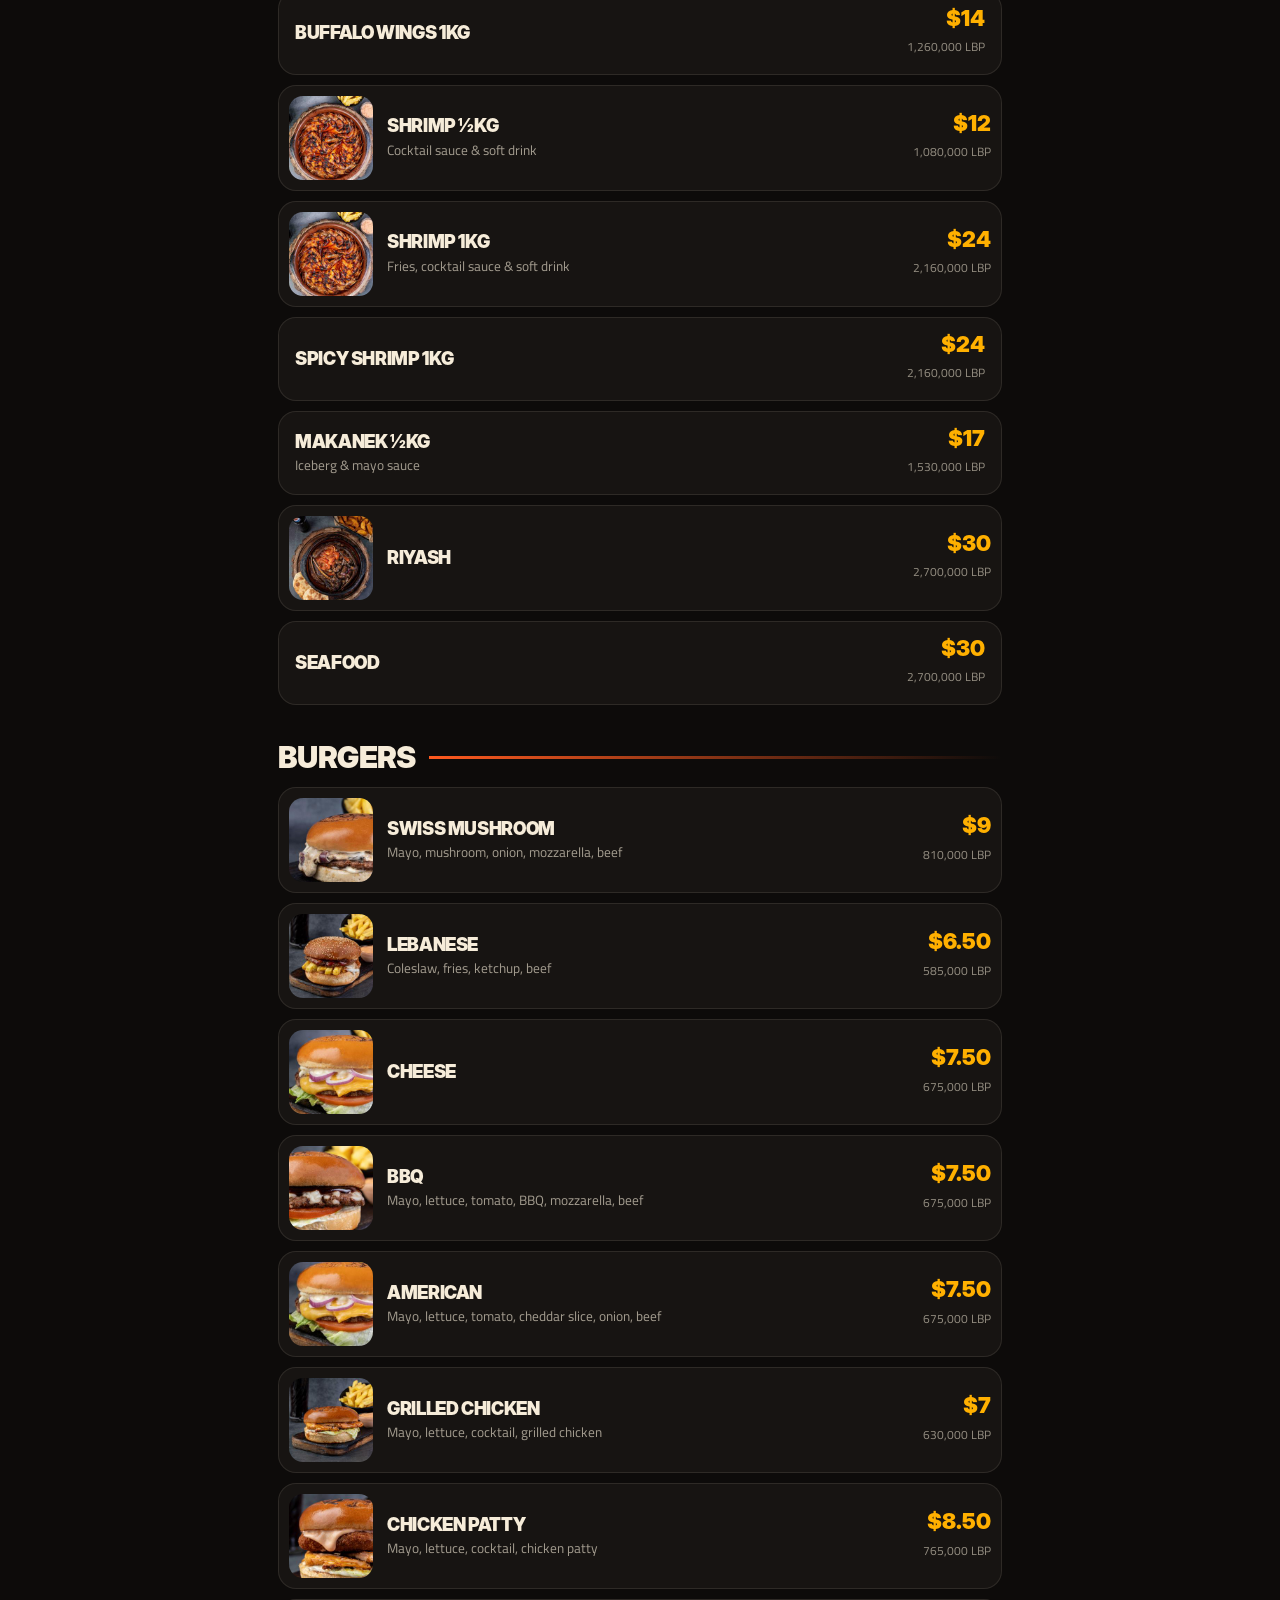
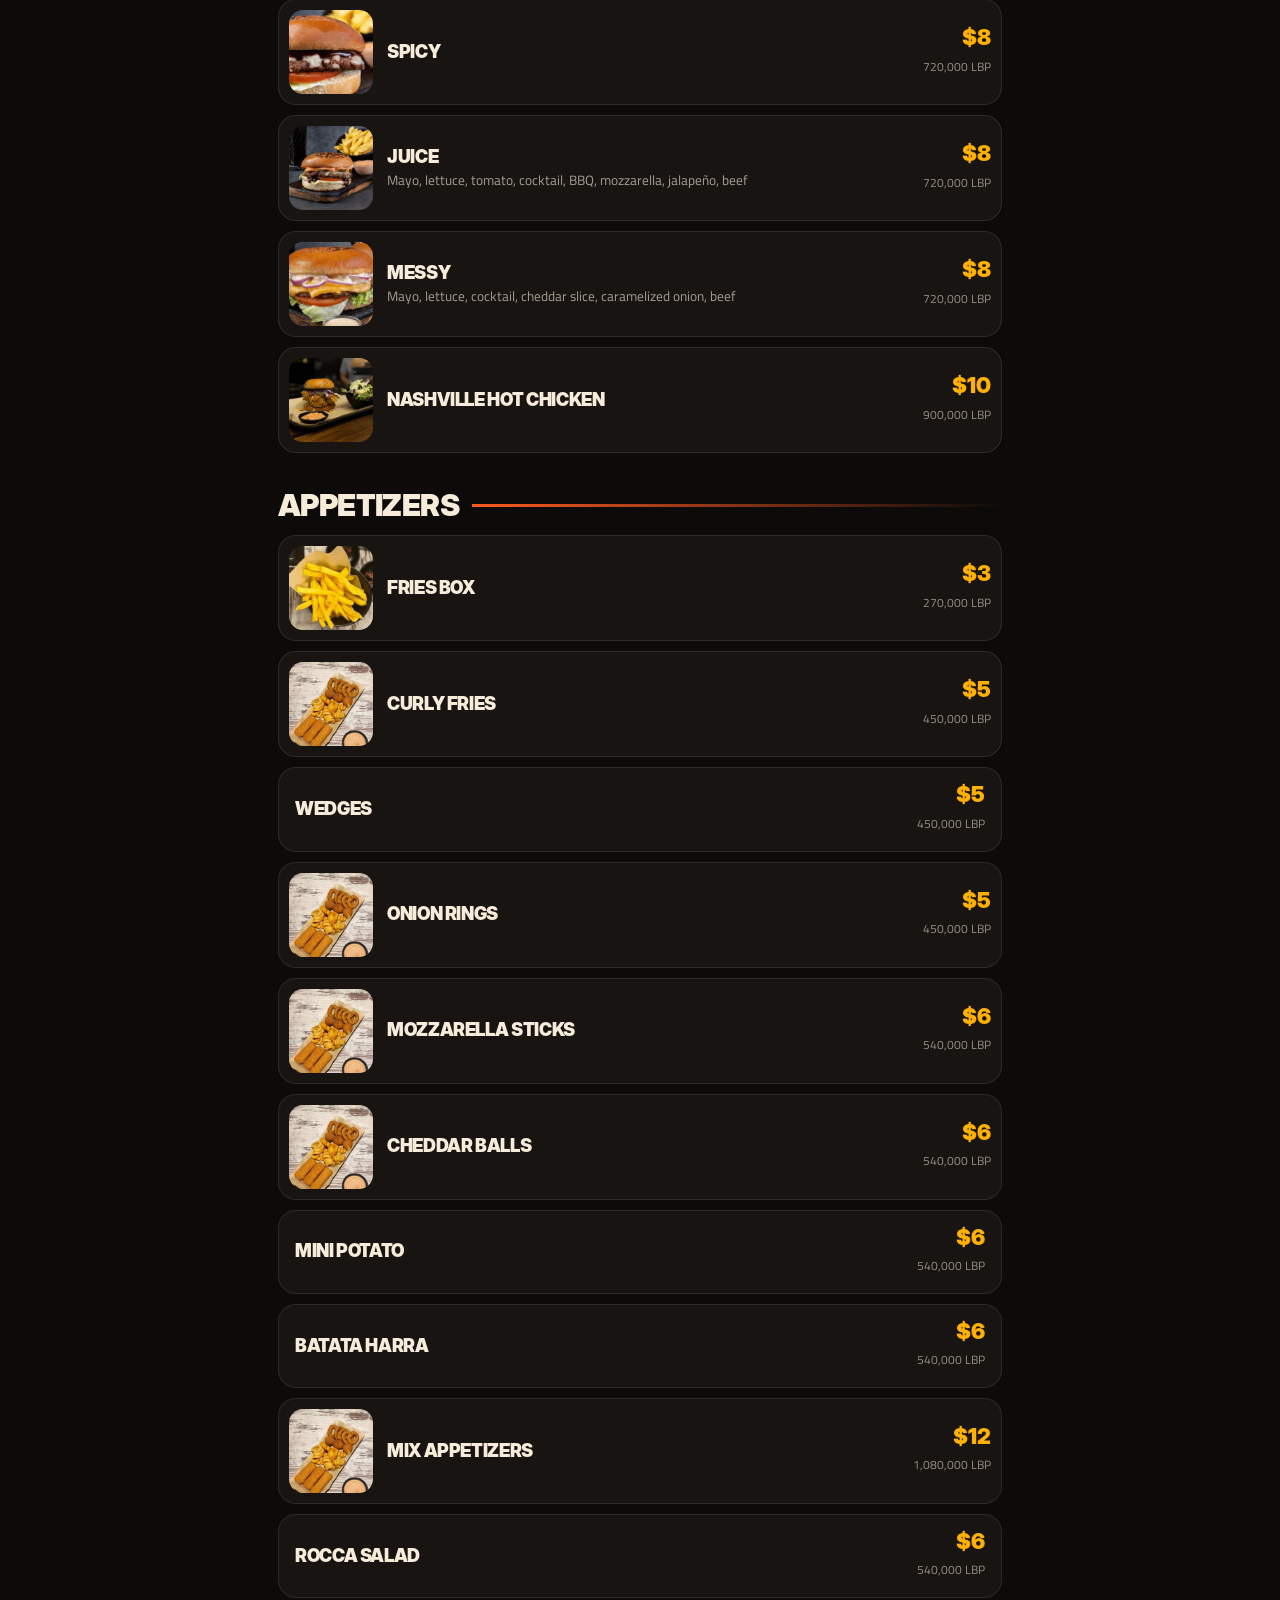
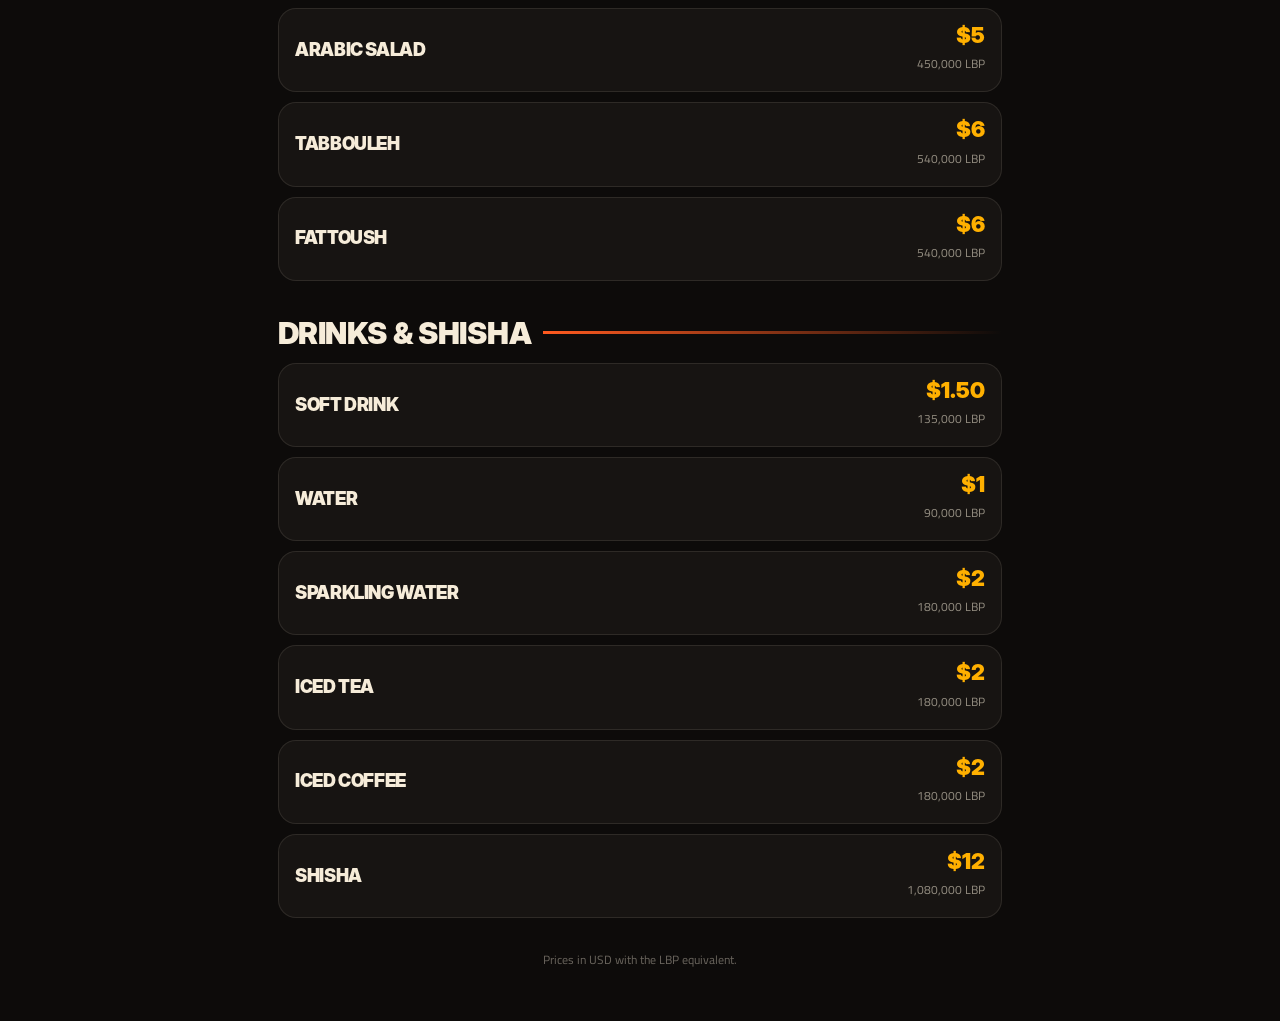
<file: inhousemenu/index.html>
<!DOCTYPE html>
<html lang="ar">
<head>
<meta charset="utf-8">
<meta name="viewport" content="width=device-width, initial-scale=1, viewport-fit=cover">
<meta name="robots" content="noindex">
<title>Boo Burger | Menu</title>
<link rel="icon" href="../assets/img/logo.png">
<link rel="preconnect" href="https://fonts.googleapis.com"><link rel="preconnect" href="https://fonts.gstatic.com" crossorigin>
<link href="https://fonts.googleapis.com/css2?family=Cairo:wght@500;700;900&display=swap" rel="stylesheet">
<style>
*{box-sizing:border-box;margin:0;padding:0}
html{-webkit-text-size-adjust:100%}
body{overflow-x:hidden}
img{display:block;max-width:100%}
@font-face{font-family:"BooDisplay";src:url(../assets/fonts/display.woff) format("woff");font-weight:900}
body{background:#0d0b0a;color:#f6ecd9;font-family:"Cairo",system-ui,sans-serif}
.half{padding:28px 18px 50px;max-width:760px;margin:0 auto}
.en{border-top:2px dashed rgba(246,236,217,.18);margin-top:20px;padding-top:40px}
.top{display:flex;align-items:center;gap:14px}
.top img{width:64px;height:64px;border-radius:50%;box-shadow:0 0 0 3px #ff5a1f}
.top h1{font-family:"BooDisplay","Cairo",sans-serif;font-weight:900;font-size:34px;line-height:1;text-transform:uppercase;letter-spacing:-.03em}
.top h1 small{display:block;font-family:"Cairo",sans-serif;font-size:14px;font-weight:700;color:#ff5a1f;letter-spacing:.1em;margin-top:4px}
.hint{margin:16px 0 0;font-size:13px;color:rgba(246,236,217,.55)}
.cat{margin:34px 0 12px;font-family:"BooDisplay","Cairo",sans-serif;font-weight:900;font-size:30px;text-transform:uppercase;letter-spacing:-.02em;display:flex;align-items:center;gap:12px}
.cat::after{content:"";flex:1;height:3px;background:linear-gradient(90deg,#ff5a1f,transparent)}
[dir=rtl] .cat::after{background:linear-gradient(270deg,#ff5a1f,transparent)}
[dir=rtl] .cat{font-family:"Cairo",sans-serif;letter-spacing:0}
.list{display:grid;gap:10px}
.it{display:flex;align-items:center;gap:14px;background:#171412;border:1px solid rgba(246,236,217,.1);border-radius:18px;padding:10px}
.it img{width:84px;height:84px;border-radius:14px;object-fit:cover;flex:none}
.it.noimg{padding:14px 16px}
.it .tx{flex:1;min-width:0}
.it h3{font-size:18px;font-weight:900;line-height:1.25}
.en .it h3{font-family:"BooDisplay","Cairo",sans-serif;text-transform:uppercase;letter-spacing:-.02em}
.it p{font-size:13.5px;color:rgba(246,236,217,.62);line-height:1.45;margin-top:3px}
.pr{text-align:end;flex:none;direction:ltr}
[dir=rtl] .pr{text-align:left}
.pr b{display:block;font-family:"BooDisplay","Cairo",sans-serif;font-size:22px;color:#ffb000;line-height:1.1}
.pr small{font-size:12px;color:rgba(246,236,217,.55);white-space:nowrap}
.it.big{flex-direction:column;align-items:stretch;padding:0;overflow:hidden;border-color:#ff5a1f}
.it.big img{width:100%;height:200px;border-radius:0}
.it.big .tx,.it.big .pr{padding:0 16px}.it.big .pr{padding-bottom:16px;text-align:start}
.it.big h3{font-size:26px}
.foot{margin-top:30px;text-align:center;font-size:12px;color:rgba(246,236,217,.4)}
</style>
</head>
<body>
<section class="half" lang="ar" dir="rtl">
<header class="top"><img src="../assets/img/logo.png" alt=""><h1>Boo Burger<small>المنيو</small></h1></header>
<p class="hint">المنيو بالإنكليزي تحت ↓ · English menu below</p>
<h2 class="cat"><span>بالكيلو</span></h2><div class="list">
<article class="it big"><img src="../assets/img/tray.jpg" alt="" loading="lazy">
<div class="tx"><h3>صينية السعادة</h3><p>كيلو جوانح + كيلو قريدس، بطاطا ومشروب</p></div><div class="pr"><b>$33</b><small>2,970,000 ل.ل</small></div></article>
<article class="it"><img src="../assets/img/menu/wings.jpg" alt="" loading="lazy">
<div class="tx"><h3>جوانح كيلو</h3><p>صوص سرّي، ثوم، باربكيو، بطاطا ومشروب</p></div><div class="pr"><b>$14</b><small>1,260,000 ل.ل</small></div></article>
<article class="it"><img src="../assets/img/menu/wings.jpg" alt="" loading="lazy">
<div class="tx"><h3>جوانح كيلو ونص</h3><p>بطاطا، ثوم، صوص باربكيو ومشروب</p></div><div class="pr"><b>$20.90</b><small>1,880,000 ل.ل</small></div></article>
<article class="it"><img src="../assets/img/menu/wings.jpg" alt="" loading="lazy">
<div class="tx"><h3>جوانح حرّة كيلو</h3></div><div class="pr"><b>$14</b><small>1,260,000 ل.ل</small></div></article>
<article class="it"><img src="../assets/img/menu/bbqwings.jpg" alt="" loading="lazy">
<div class="tx"><h3>جوانح باربكيو كيلو</h3></div><div class="pr"><b>$14</b><small>1,260,000 ل.ل</small></div></article>
<article class="it noimg">
<div class="tx"><h3>جوانح بافلو كيلو</h3></div><div class="pr"><b>$14</b><small>1,260,000 ل.ل</small></div></article>
<article class="it"><img src="../assets/img/menu/shrimp.jpg" alt="" loading="lazy">
<div class="tx"><h3>قريدس نص كيلو</h3><p>صوص كوكتيل ومشروب</p></div><div class="pr"><b>$12</b><small>1,080,000 ل.ل</small></div></article>
<article class="it"><img src="../assets/img/menu/shrimp.jpg" alt="" loading="lazy">
<div class="tx"><h3>قريدس كيلو</h3><p>بطاطا، صوص كوكتيل ومشروب</p></div><div class="pr"><b>$24</b><small>2,160,000 ل.ل</small></div></article>
<article class="it noimg">
<div class="tx"><h3>قريدس حرّ كيلو</h3></div><div class="pr"><b>$24</b><small>2,160,000 ل.ل</small></div></article>
<article class="it noimg">
<div class="tx"><h3>مقانق نص كيلو</h3><p>خس آيسبرغ وصوص مايونيز</p></div><div class="pr"><b>$17</b><small>1,530,000 ل.ل</small></div></article>
<article class="it"><img src="../assets/img/menu/riyash.jpg" alt="" loading="lazy">
<div class="tx"><h3>ريش</h3></div><div class="pr"><b>$30</b><small>2,700,000 ل.ل</small></div></article>
<article class="it noimg">
<div class="tx"><h3>سي فود</h3></div><div class="pr"><b>$30</b><small>2,700,000 ل.ل</small></div></article>
</div>
<h2 class="cat"><span>برغر</span></h2><div class="list">
<article class="it"><img src="../assets/img/menu/swiss.jpg" alt="" loading="lazy">
<div class="tx"><h3>سويس مشروم</h3><p>مايونيز، فطر، بصل، موزاريلا، لحمة</p></div><div class="pr"><b>$9</b><small>810,000 ل.ل</small></div></article>
<article class="it"><img src="../assets/img/menu/lebanese.jpg" alt="" loading="lazy">
<div class="tx"><h3>لبناني</h3><p>كولسلو، بطاطا، كاتشب، لحمة</p></div><div class="pr"><b>$6.50</b><small>585,000 ل.ل</small></div></article>
<article class="it"><img src="../assets/img/menu/cheese.jpg" alt="" loading="lazy">
<div class="tx"><h3>تشيز</h3></div><div class="pr"><b>$7.50</b><small>675,000 ل.ل</small></div></article>
<article class="it"><img src="../assets/img/menu/bbq.jpg" alt="" loading="lazy">
<div class="tx"><h3>باربكيو</h3><p>مايونيز، خس، بندورة، باربكيو، موزاريلا، لحمة</p></div><div class="pr"><b>$7.50</b><small>675,000 ل.ل</small></div></article>
<article class="it"><img src="../assets/img/menu/american.jpg" alt="" loading="lazy">
<div class="tx"><h3>أميركان</h3><p>مايونيز، خس، بندورة، شيدر، بصل، لحمة</p></div><div class="pr"><b>$7.50</b><small>675,000 ل.ل</small></div></article>
<article class="it"><img src="../assets/img/menu/grilled.jpg" alt="" loading="lazy">
<div class="tx"><h3>دجاج مشوي</h3><p>مايونيز، خس، كوكتيل، دجاج مشوي</p></div><div class="pr"><b>$7</b><small>630,000 ل.ل</small></div></article>
<article class="it"><img src="../assets/img/menu/chpatty.jpg" alt="" loading="lazy">
<div class="tx"><h3>تشيكن باتي</h3><p>مايونيز، خس، كوكتيل، دجاج</p></div><div class="pr"><b>$8.50</b><small>765,000 ل.ل</small></div></article>
<article class="it"><img src="../assets/img/menu/spicy.jpg" alt="" loading="lazy">
<div class="tx"><h3>سبايسي</h3></div><div class="pr"><b>$8</b><small>720,000 ل.ل</small></div></article>
<article class="it"><img src="../assets/img/menu/juice.jpg" alt="" loading="lazy">
<div class="tx"><h3>جوسي</h3><p>مايونيز، خس، بندورة، كوكتيل، باربكيو، موزاريلا، هالابينو، لحمة</p></div><div class="pr"><b>$8</b><small>720,000 ل.ل</small></div></article>
<article class="it"><img src="../assets/img/menu/messy.jpg" alt="" loading="lazy">
<div class="tx"><h3>ميسي</h3><p>مايونيز، خس، كوكتيل، شيدر، بصل مكرمل، لحمة</p></div><div class="pr"><b>$8</b><small>720,000 ل.ل</small></div></article>
<article class="it"><img src="../assets/img/menu/nashville.jpg" alt="" loading="lazy">
<div class="tx"><h3>ناشفيل هوت تشيكن</h3></div><div class="pr"><b>$10</b><small>900,000 ل.ل</small></div></article>
</div>
<h2 class="cat"><span>مقبّلات</span></h2><div class="list">
<article class="it"><img src="../assets/img/menu/fries.jpg" alt="" loading="lazy">
<div class="tx"><h3>علبة بطاطا</h3></div><div class="pr"><b>$3</b><small>270,000 ل.ل</small></div></article>
<article class="it"><img src="../assets/img/menu/platter.jpg" alt="" loading="lazy">
<div class="tx"><h3>بطاطا كيرلي</h3></div><div class="pr"><b>$5</b><small>450,000 ل.ل</small></div></article>
<article class="it noimg">
<div class="tx"><h3>ودجز</h3></div><div class="pr"><b>$5</b><small>450,000 ل.ل</small></div></article>
<article class="it"><img src="../assets/img/menu/platter.jpg" alt="" loading="lazy">
<div class="tx"><h3>حلقات بصل</h3></div><div class="pr"><b>$5</b><small>450,000 ل.ل</small></div></article>
<article class="it"><img src="../assets/img/menu/platter.jpg" alt="" loading="lazy">
<div class="tx"><h3>أصابع موزاريلا</h3></div><div class="pr"><b>$6</b><small>540,000 ل.ل</small></div></article>
<article class="it"><img src="../assets/img/menu/platter.jpg" alt="" loading="lazy">
<div class="tx"><h3>كرات شيدر</h3></div><div class="pr"><b>$6</b><small>540,000 ل.ل</small></div></article>
<article class="it noimg">
<div class="tx"><h3>ميني بطاطا</h3></div><div class="pr"><b>$6</b><small>540,000 ل.ل</small></div></article>
<article class="it noimg">
<div class="tx"><h3>بطاطا حرّة</h3></div><div class="pr"><b>$6</b><small>540,000 ل.ل</small></div></article>
<article class="it"><img src="../assets/img/menu/platter.jpg" alt="" loading="lazy">
<div class="tx"><h3>تشكيلة مقبّلات</h3></div><div class="pr"><b>$12</b><small>1,080,000 ل.ل</small></div></article>
<article class="it noimg">
<div class="tx"><h3>سلطة روكا</h3></div><div class="pr"><b>$6</b><small>540,000 ل.ل</small></div></article>
<article class="it noimg">
<div class="tx"><h3>سلطة عربية</h3></div><div class="pr"><b>$5</b><small>450,000 ل.ل</small></div></article>
<article class="it noimg">
<div class="tx"><h3>تبولة</h3></div><div class="pr"><b>$6</b><small>540,000 ل.ل</small></div></article>
<article class="it noimg">
<div class="tx"><h3>فتوش</h3></div><div class="pr"><b>$6</b><small>540,000 ل.ل</small></div></article>
</div>
<h2 class="cat"><span>مشروبات وأرغيلة</span></h2><div class="list">
<article class="it noimg">
<div class="tx"><h3>مشروب غازي</h3></div><div class="pr"><b>$1.50</b><small>135,000 ل.ل</small></div></article>
<article class="it noimg">
<div class="tx"><h3>مي</h3></div><div class="pr"><b>$1</b><small>90,000 ل.ل</small></div></article>
<article class="it noimg">
<div class="tx"><h3>مي فوّارة</h3></div><div class="pr"><b>$2</b><small>180,000 ل.ل</small></div></article>
<article class="it noimg">
<div class="tx"><h3>آيس تي</h3></div><div class="pr"><b>$2</b><small>180,000 ل.ل</small></div></article>
<article class="it noimg">
<div class="tx"><h3>آيس كوفي</h3></div><div class="pr"><b>$2</b><small>180,000 ل.ل</small></div></article>
<article class="it noimg">
<div class="tx"><h3>أرغيلة</h3></div><div class="pr"><b>$12</b><small>1,080,000 ل.ل</small></div></article>
</div><p class="foot">الأسعار بالدولار ومعها بالليرة اللبنانية.</p>
</section>
<section class="half en" lang="en" dir="ltr" id="english">
<header class="top"><img src="../assets/img/logo.png" alt=""><h1>Boo Burger<small>MENU</small></h1></header>
<h2 class="cat"><span>By the Kilo</span></h2><div class="list">
<article class="it big"><img src="../assets/img/tray.jpg" alt="" loading="lazy">
<div class="tx"><h3>Tray of Happiness</h3><p>1KG wings + 1KG shrimps, fries &amp; soft drink</p></div><div class="pr"><b>$33</b><small>2,970,000 LBP</small></div></article>
<article class="it"><img src="../assets/img/menu/wings.jpg" alt="" loading="lazy">
<div class="tx"><h3>Wings 1kg</h3><p>Secret sauce, garlic, BBQ, fries &amp; soft drink</p></div><div class="pr"><b>$14</b><small>1,260,000 LBP</small></div></article>
<article class="it"><img src="../assets/img/menu/wings.jpg" alt="" loading="lazy">
<div class="tx"><h3>Wings 1.5kg</h3><p>Fries, garlic, BBQ sauce &amp; soft drink</p></div><div class="pr"><b>$20.90</b><small>1,880,000 LBP</small></div></article>
<article class="it"><img src="../assets/img/menu/wings.jpg" alt="" loading="lazy">
<div class="tx"><h3>Spicy Wings 1kg</h3></div><div class="pr"><b>$14</b><small>1,260,000 LBP</small></div></article>
<article class="it"><img src="../assets/img/menu/bbqwings.jpg" alt="" loading="lazy">
<div class="tx"><h3>BBQ Wings 1kg</h3></div><div class="pr"><b>$14</b><small>1,260,000 LBP</small></div></article>
<article class="it noimg">
<div class="tx"><h3>Buffalo Wings 1kg</h3></div><div class="pr"><b>$14</b><small>1,260,000 LBP</small></div></article>
<article class="it"><img src="../assets/img/menu/shrimp.jpg" alt="" loading="lazy">
<div class="tx"><h3>Shrimp ½kg</h3><p>Cocktail sauce &amp; soft drink</p></div><div class="pr"><b>$12</b><small>1,080,000 LBP</small></div></article>
<article class="it"><img src="../assets/img/menu/shrimp.jpg" alt="" loading="lazy">
<div class="tx"><h3>Shrimp 1kg</h3><p>Fries, cocktail sauce &amp; soft drink</p></div><div class="pr"><b>$24</b><small>2,160,000 LBP</small></div></article>
<article class="it noimg">
<div class="tx"><h3>Spicy Shrimp 1kg</h3></div><div class="pr"><b>$24</b><small>2,160,000 LBP</small></div></article>
<article class="it noimg">
<div class="tx"><h3>Makanek ½kg</h3><p>Iceberg &amp; mayo sauce</p></div><div class="pr"><b>$17</b><small>1,530,000 LBP</small></div></article>
<article class="it"><img src="../assets/img/menu/riyash.jpg" alt="" loading="lazy">
<div class="tx"><h3>Riyash</h3></div><div class="pr"><b>$30</b><small>2,700,000 LBP</small></div></article>
<article class="it noimg">
<div class="tx"><h3>Seafood</h3></div><div class="pr"><b>$30</b><small>2,700,000 LBP</small></div></article>
</div>
<h2 class="cat"><span>Burgers</span></h2><div class="list">
<article class="it"><img src="../assets/img/menu/swiss.jpg" alt="" loading="lazy">
<div class="tx"><h3>Swiss Mushroom</h3><p>Mayo, mushroom, onion, mozzarella, beef</p></div><div class="pr"><b>$9</b><small>810,000 LBP</small></div></article>
<article class="it"><img src="../assets/img/menu/lebanese.jpg" alt="" loading="lazy">
<div class="tx"><h3>Lebanese</h3><p>Coleslaw, fries, ketchup, beef</p></div><div class="pr"><b>$6.50</b><small>585,000 LBP</small></div></article>
<article class="it"><img src="../assets/img/menu/cheese.jpg" alt="" loading="lazy">
<div class="tx"><h3>Cheese</h3></div><div class="pr"><b>$7.50</b><small>675,000 LBP</small></div></article>
<article class="it"><img src="../assets/img/menu/bbq.jpg" alt="" loading="lazy">
<div class="tx"><h3>BBQ</h3><p>Mayo, lettuce, tomato, BBQ, mozzarella, beef</p></div><div class="pr"><b>$7.50</b><small>675,000 LBP</small></div></article>
<article class="it"><img src="../assets/img/menu/american.jpg" alt="" loading="lazy">
<div class="tx"><h3>American</h3><p>Mayo, lettuce, tomato, cheddar slice, onion, beef</p></div><div class="pr"><b>$7.50</b><small>675,000 LBP</small></div></article>
<article class="it"><img src="../assets/img/menu/grilled.jpg" alt="" loading="lazy">
<div class="tx"><h3>Grilled Chicken</h3><p>Mayo, lettuce, cocktail, grilled chicken</p></div><div class="pr"><b>$7</b><small>630,000 LBP</small></div></article>
<article class="it"><img src="../assets/img/menu/chpatty.jpg" alt="" loading="lazy">
<div class="tx"><h3>Chicken Patty</h3><p>Mayo, lettuce, cocktail, chicken patty</p></div><div class="pr"><b>$8.50</b><small>765,000 LBP</small></div></article>
<article class="it"><img src="../assets/img/menu/spicy.jpg" alt="" loading="lazy">
<div class="tx"><h3>Spicy</h3></div><div class="pr"><b>$8</b><small>720,000 LBP</small></div></article>
<article class="it"><img src="../assets/img/menu/juice.jpg" alt="" loading="lazy">
<div class="tx"><h3>Juice</h3><p>Mayo, lettuce, tomato, cocktail, BBQ, mozzarella, jalapeño, beef</p></div><div class="pr"><b>$8</b><small>720,000 LBP</small></div></article>
<article class="it"><img src="../assets/img/menu/messy.jpg" alt="" loading="lazy">
<div class="tx"><h3>Messy</h3><p>Mayo, lettuce, cocktail, cheddar slice, caramelized onion, beef</p></div><div class="pr"><b>$8</b><small>720,000 LBP</small></div></article>
<article class="it"><img src="../assets/img/menu/nashville.jpg" alt="" loading="lazy">
<div class="tx"><h3>Nashville Hot Chicken</h3></div><div class="pr"><b>$10</b><small>900,000 LBP</small></div></article>
</div>
<h2 class="cat"><span>Appetizers</span></h2><div class="list">
<article class="it"><img src="../assets/img/menu/fries.jpg" alt="" loading="lazy">
<div class="tx"><h3>Fries Box</h3></div><div class="pr"><b>$3</b><small>270,000 LBP</small></div></article>
<article class="it"><img src="../assets/img/menu/platter.jpg" alt="" loading="lazy">
<div class="tx"><h3>Curly Fries</h3></div><div class="pr"><b>$5</b><small>450,000 LBP</small></div></article>
<article class="it noimg">
<div class="tx"><h3>Wedges</h3></div><div class="pr"><b>$5</b><small>450,000 LBP</small></div></article>
<article class="it"><img src="../assets/img/menu/platter.jpg" alt="" loading="lazy">
<div class="tx"><h3>Onion Rings</h3></div><div class="pr"><b>$5</b><small>450,000 LBP</small></div></article>
<article class="it"><img src="../assets/img/menu/platter.jpg" alt="" loading="lazy">
<div class="tx"><h3>Mozzarella Sticks</h3></div><div class="pr"><b>$6</b><small>540,000 LBP</small></div></article>
<article class="it"><img src="../assets/img/menu/platter.jpg" alt="" loading="lazy">
<div class="tx"><h3>Cheddar Balls</h3></div><div class="pr"><b>$6</b><small>540,000 LBP</small></div></article>
<article class="it noimg">
<div class="tx"><h3>Mini Potato</h3></div><div class="pr"><b>$6</b><small>540,000 LBP</small></div></article>
<article class="it noimg">
<div class="tx"><h3>Batata Harra</h3></div><div class="pr"><b>$6</b><small>540,000 LBP</small></div></article>
<article class="it"><img src="../assets/img/menu/platter.jpg" alt="" loading="lazy">
<div class="tx"><h3>Mix Appetizers</h3></div><div class="pr"><b>$12</b><small>1,080,000 LBP</small></div></article>
<article class="it noimg">
<div class="tx"><h3>Rocca Salad</h3></div><div class="pr"><b>$6</b><small>540,000 LBP</small></div></article>
<article class="it noimg">
<div class="tx"><h3>Arabic Salad</h3></div><div class="pr"><b>$5</b><small>450,000 LBP</small></div></article>
<article class="it noimg">
<div class="tx"><h3>Tabbouleh</h3></div><div class="pr"><b>$6</b><small>540,000 LBP</small></div></article>
<article class="it noimg">
<div class="tx"><h3>Fattoush</h3></div><div class="pr"><b>$6</b><small>540,000 LBP</small></div></article>
</div>
<h2 class="cat"><span>Drinks &amp; Shisha</span></h2><div class="list">
<article class="it noimg">
<div class="tx"><h3>Soft Drink</h3></div><div class="pr"><b>$1.50</b><small>135,000 LBP</small></div></article>
<article class="it noimg">
<div class="tx"><h3>Water</h3></div><div class="pr"><b>$1</b><small>90,000 LBP</small></div></article>
<article class="it noimg">
<div class="tx"><h3>Sparkling Water</h3></div><div class="pr"><b>$2</b><small>180,000 LBP</small></div></article>
<article class="it noimg">
<div class="tx"><h3>Iced Tea</h3></div><div class="pr"><b>$2</b><small>180,000 LBP</small></div></article>
<article class="it noimg">
<div class="tx"><h3>Iced Coffee</h3></div><div class="pr"><b>$2</b><small>180,000 LBP</small></div></article>
<article class="it noimg">
<div class="tx"><h3>Shisha</h3></div><div class="pr"><b>$12</b><small>1,080,000 LBP</small></div></article>
</div><p class="foot">Prices in USD with the LBP equivalent.</p>
</section>
</body>
</html>
</file>
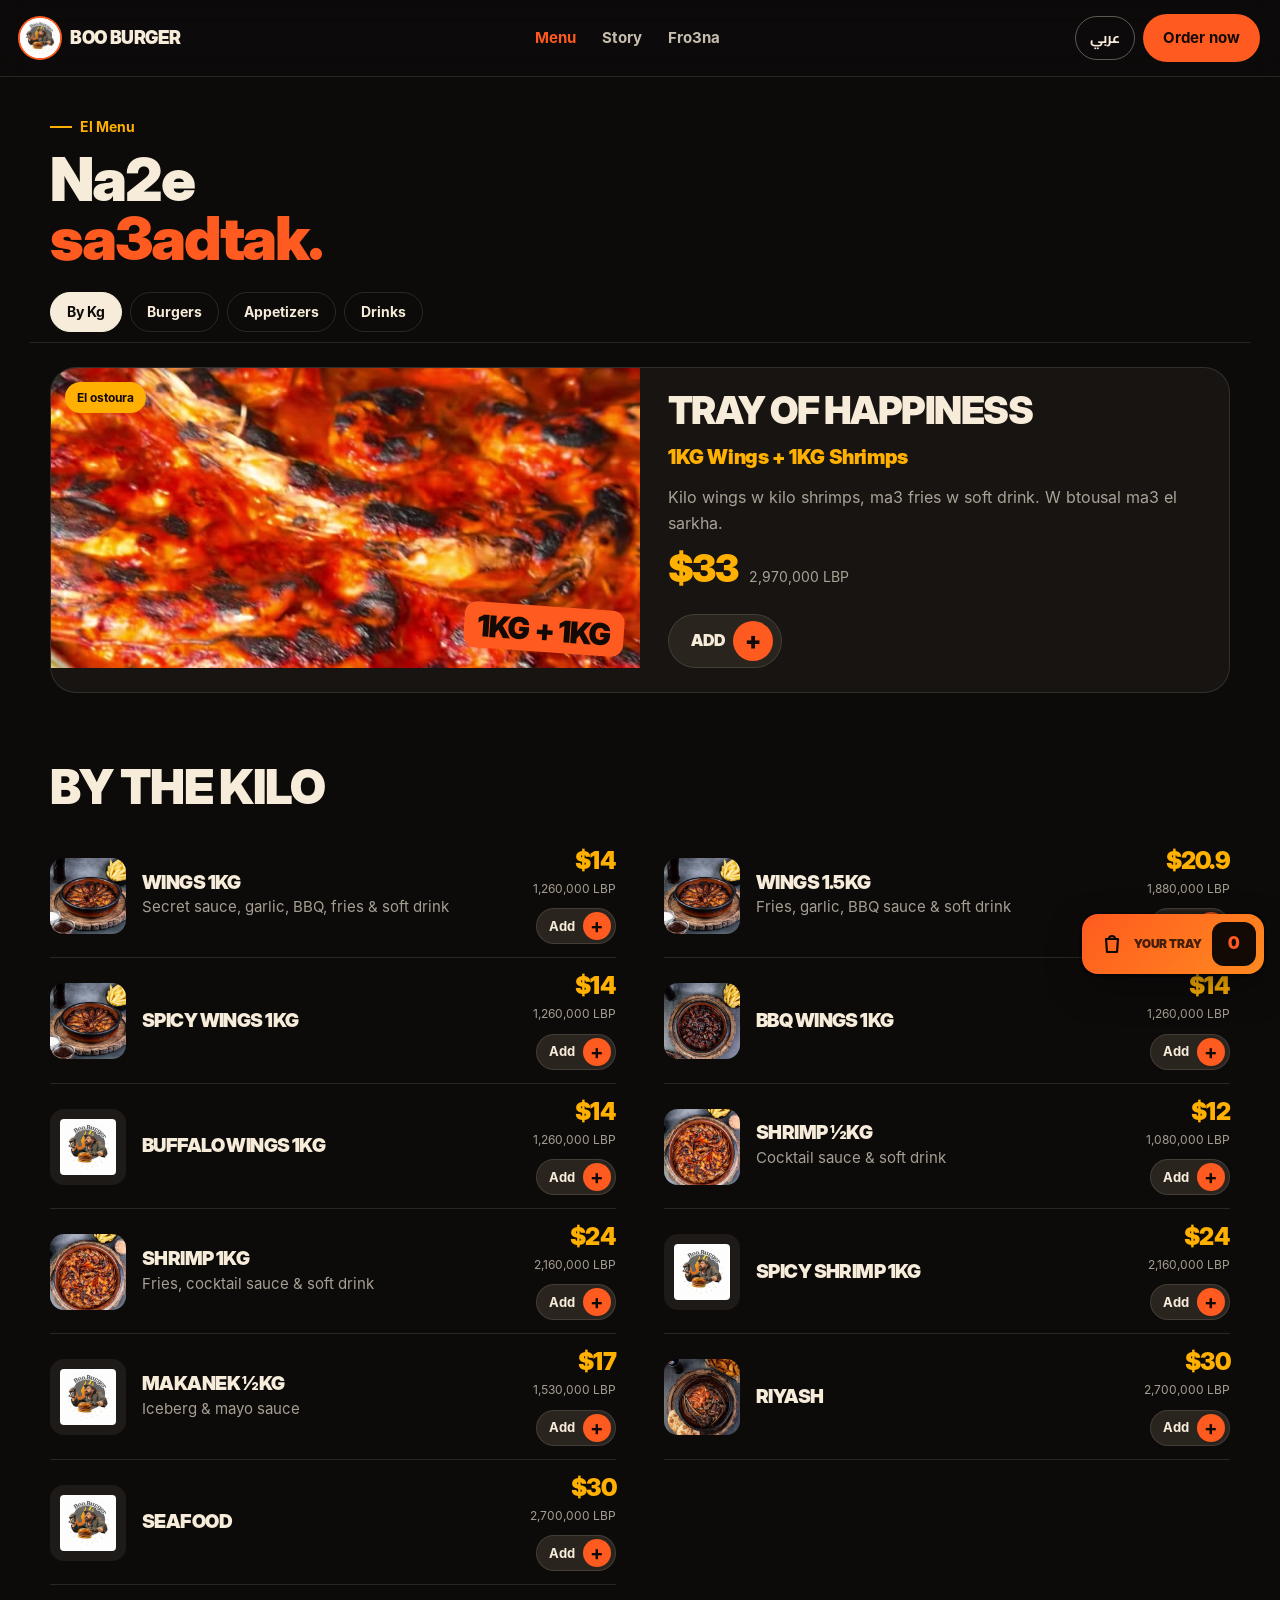
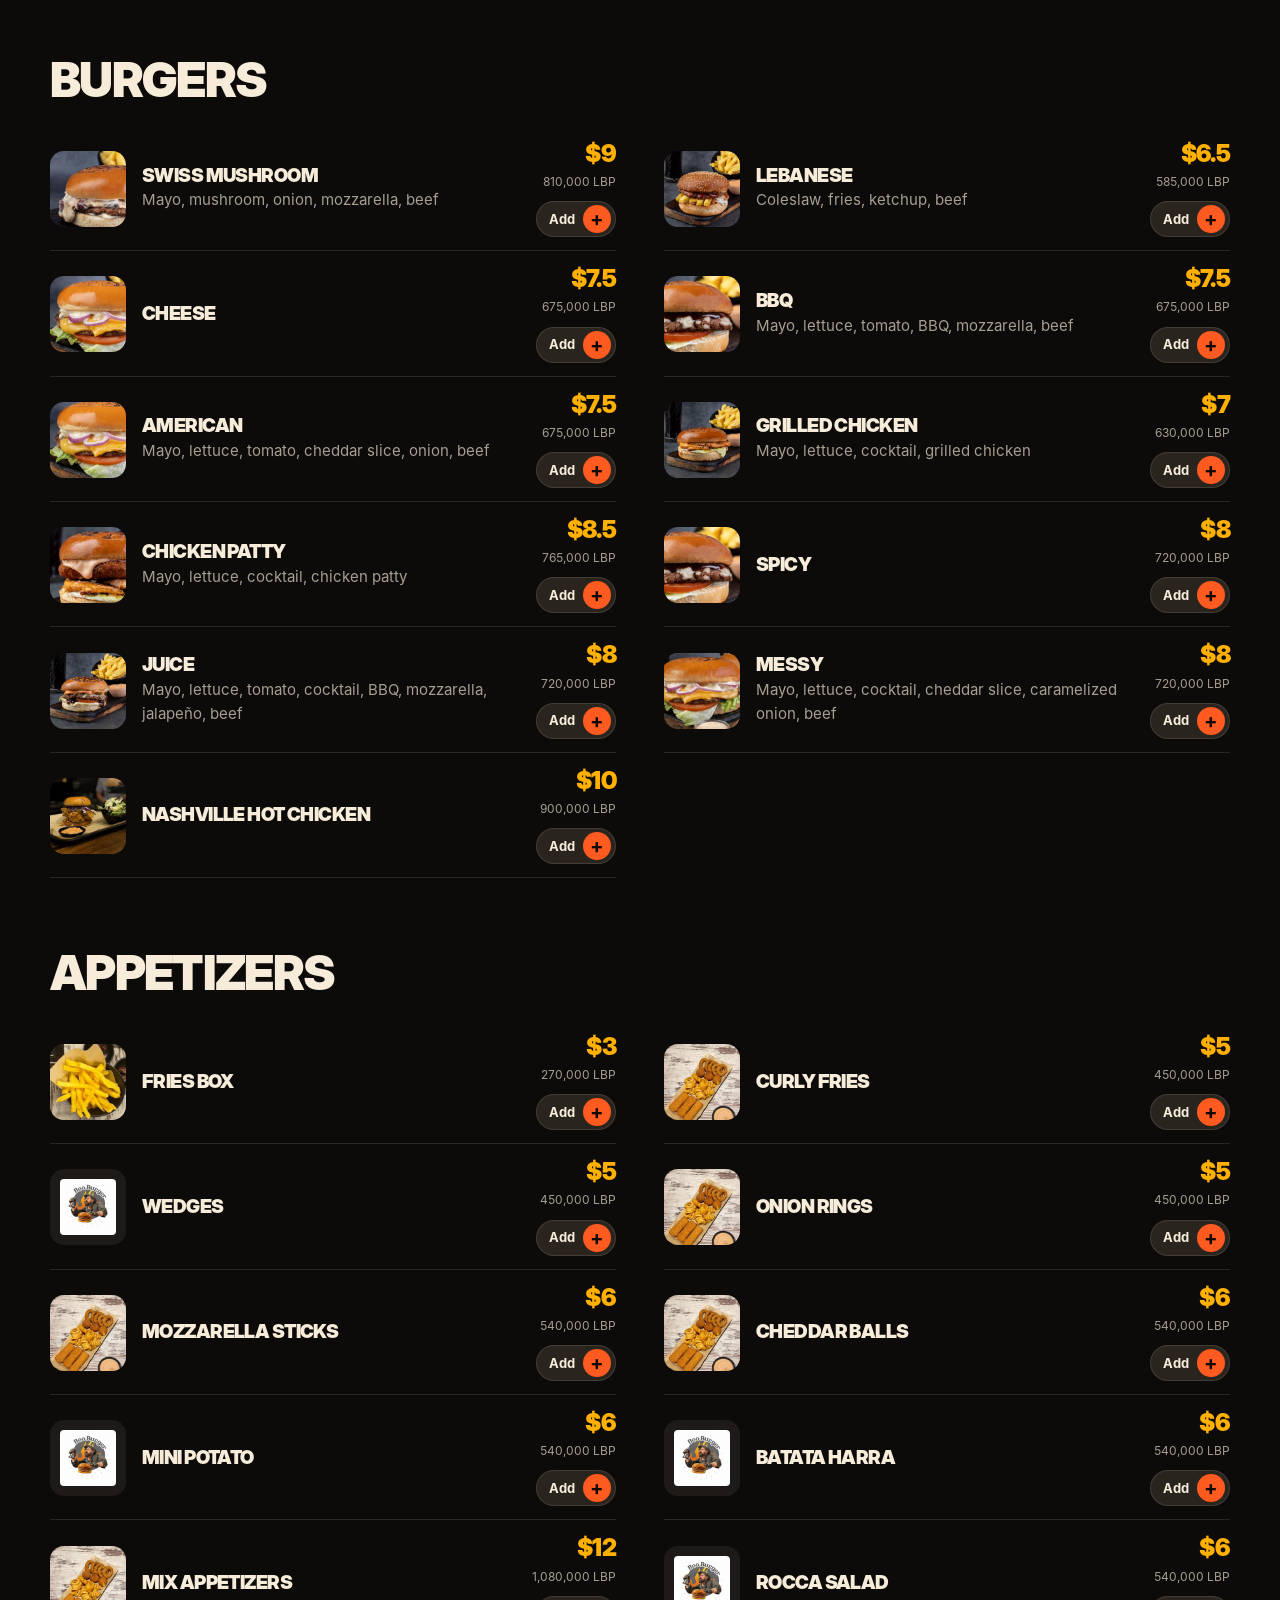
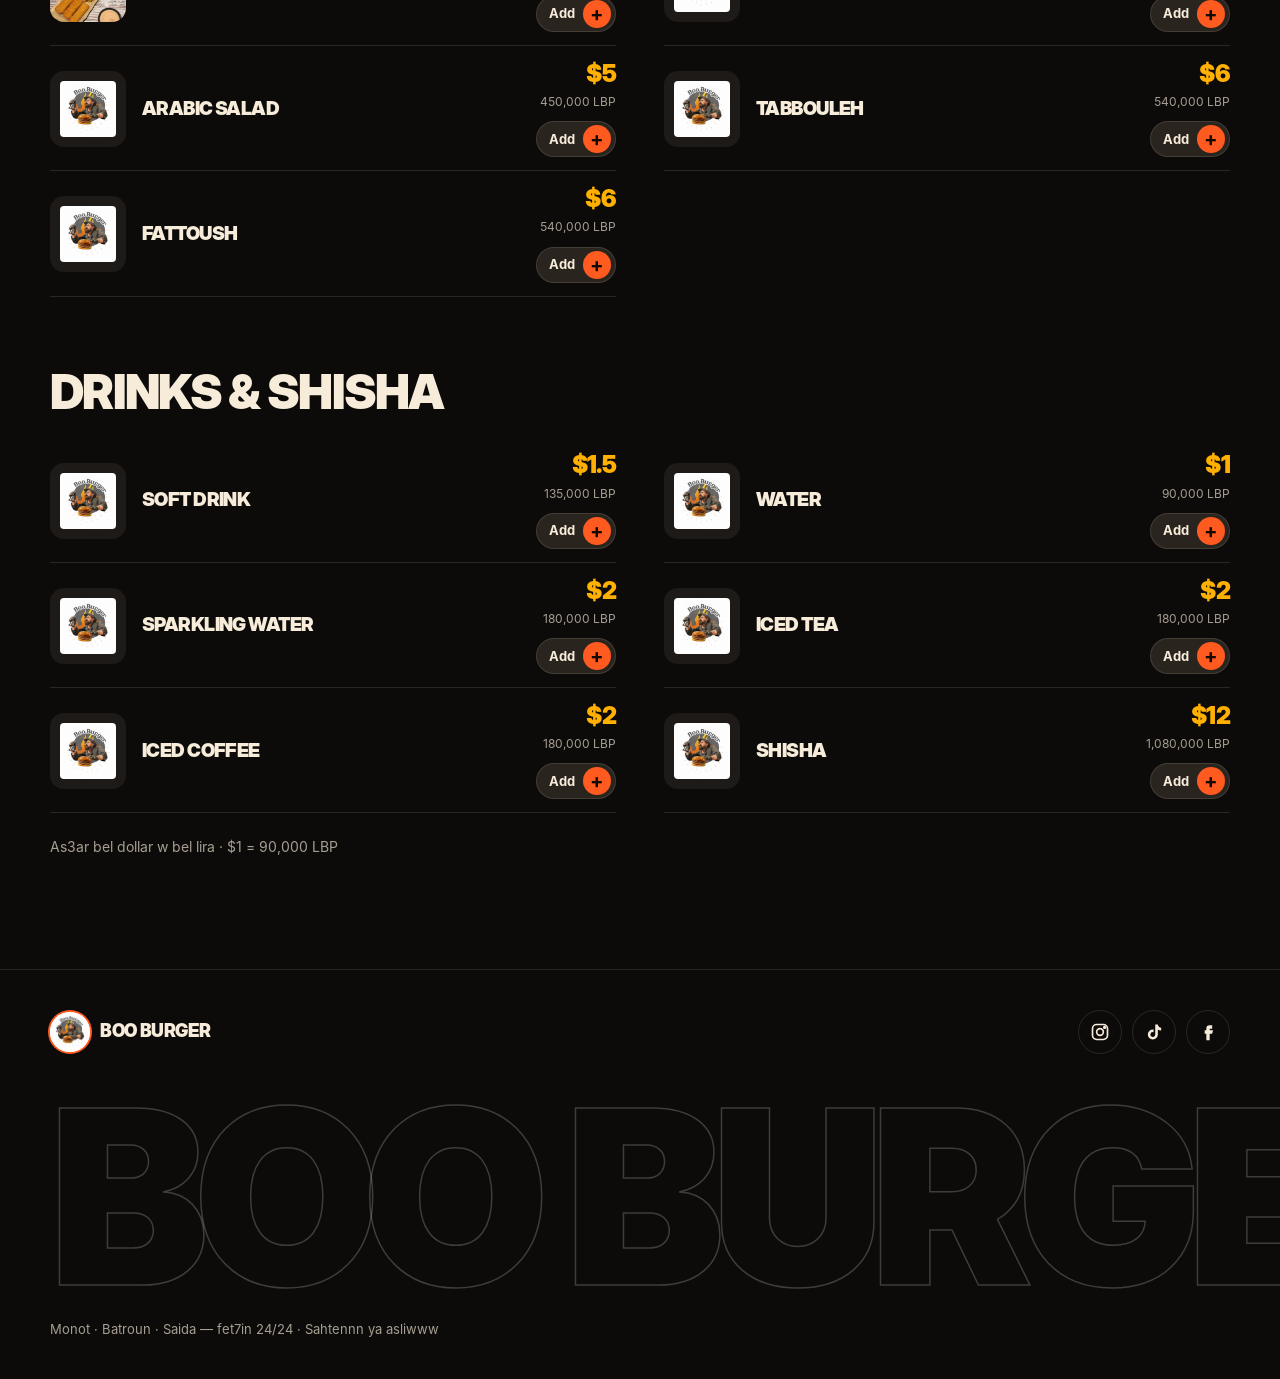
<file: menu/index.html>
<!DOCTYPE html>
<html lang="en" dir="ltr">
<head>
<meta charset="utf-8">
<base href="../">
<meta name="viewport" content="width=device-width, initial-scale=1, viewport-fit=cover">
<title>Boo Burger — Tray of Happiness | Monot · Batroun · Saida</title>
<meta name="description" content="Boo Burger, Lebanon. A2wa tray of happiness bi kel Lebnen: kilo wings, fries, toum w Pepsi. Monot, Batroun w Saida. Fet7in 24/24.">
<meta name="theme-color" content="#0d0b0a">
<meta property="og:title" content="Boo Burger | Tray of Happiness">
<meta property="og:description" content="A2wa tray of happiness bi kel Lebnen. Monot · Batroun · Saida, fet7in 24/24.">
<meta property="og:image" content="assets/img/tray.jpg">
<link rel="icon" href="assets/img/logo.png">
<link rel="preconnect" href="https://fonts.googleapis.com">
<link rel="preconnect" href="https://fonts.gstatic.com" crossorigin>
<link href="https://fonts.googleapis.com/css2?family=Cairo:wght@500;700;900&display=swap" rel="stylesheet">
<link rel="stylesheet" href="assets/site.css?v=1794525151">
<link rel="stylesheet" href="assets/order.css?v=1794525151">
<link rel="stylesheet" href="assets/boo-order.css?v=1794525151">
</head>
<body>


<nav class="nav" id="nav">
  <a href="./" data-nav class="brand"><span class="badge"><img src="assets/img/logo.png" alt="Boo Burger"></span><span class="en">Boo Burger</span></a>
  <div class="links"><a href="menu/" data-nav data-route="menu" data-k="nMenu">Menu</a><a href="thestory/" data-nav data-route="story" data-k="nStory">Story</a><a href="./#branches" data-nav data-route="branches" data-k="nBr">Branches</a></div>
  <div class="navr">
    <button class="lang" id="lang" aria-label="Switch language">عربي</button>
    <a class="pill fire" href="https://fmcshops.com/booburger" target="_blank" rel="noopener" data-k="order">Order now</a>
  </div>
</nav>

<main class="page" data-page="home">
<header class="hero h2v" id="top">
  <canvas class="bgc" id="bgc" width="36" height="64" aria-hidden="true"></canvas>
  <div class="stage">
    <video id="hv" muted autoplay playsinline preload="auto" poster="assets/img/hero-poster.jpg" src="assets/video/hero.mp4"></video>
    <img class="still" src="assets/img/tray.jpg" alt="Boo Burger tray of happiness" loading="eager">
    <div class="dim"></div>
  </div>
  <div class="shade"></div>
  <div class="flash" id="flash"></div>

  <div class="copy">
    <h1 class="tray" id="tray" dir="ltr" aria-label="Tray of Happiness">
      <span class="w1">Tray</span><span class="of">of</span><span class="hap"><i class="hp1">Happi</i><i class="hp2">ness</i></span>
    </h1>
    <div class="after">
      <p data-k="heroP">A2wa tray of happiness bi kel Lebnen.</p>
      <div class="hchips"><span class="live"><i></i><b data-k="h24">Fet7in 24/24</b></span><span data-k="hb1">Monot</span><span data-k="hb2">Batroun</span><span data-k="hb3">Saida</span></div>
      <div class="row">
        <a class="pill fire" href="https://fmcshops.com/booburger" target="_blank" rel="noopener" data-k="orderArrow">Order now →</a>
        <a class="pill ghost" href="menu/" data-nav data-k="seeMenu">See the menu</a>
      </div>
    </div>
  </div>

  <button class="bubble" id="replay" aria-label="Replay with sound">
    <span class="ring"><img src="assets/img/scream.jpg" alt=""><span class="pl"><svg viewBox="0 0 24 24" fill="currentColor"><path d="M8 5v14l11-7z"/></svg></span></span>
    <small data-k="replay">↺ Again, with sound</small>
  </button>

  <button class="snd call" id="snd" aria-label="Sound">
    <svg id="sndIcon" viewBox="0 0 24 24" fill="none" stroke="currentColor" stroke-width="2.2" stroke-linecap="round"></svg>
    <span class="lbl"></span>
  </button>
</header>

<div class="ticker" aria-hidden="true"><div class="t" data-k="ticker"></div></div>

<section class="sec" id="show">
  <div class="wrap show">
    <div>
      <div class="eyebrow rv"><span class="en">The Boo Experience</span></div>
      <h2 class="h2 rv" data-k="showH">Mesh bas burger joint.<br><em>It's a show.</em></h2>
      <p class="lede rv" data-k="showP">Every tray lands on the counter with a bell and a shout, w kel el mat3am 3am yetfarraj. At Boo you don't just eat, you live the moment.</p>
      <blockquote class="quote rv" data-k="quote">“TRAY OF HAPPINESS!” Once you hear it, btdall b rasak.</blockquote>
    </div>
    <div class="reel rv">
      <video src="assets/video/vibe.mp4" autoplay muted loop playsinline preload="metadata" poster="assets/img/vibe-poster.jpg"></video>
      <div class="tag"><i></i><span data-k="live">Live mn el matbakh</span></div>
    </div>
  </div>
</section>

<section class="sec sc-head" id="na2e">
  <div class="wrap">
    <div class="eyebrow rv" data-k="menuE"></div>
    <h2 class="h2 rv" data-k="menuH"></h2>
  </div>
</section>
<section class="showcase" id="showcase">
  <div class="sc-pin">
    <div class="ch" data-ch="0">
      <h3 class="ttl en">Our signature <span class="tagr">Burgers</span></h3>
      <div class="f" style="--x:16%;--y:60%;--w:min(46vw,360px)" data-fx="-70" data-fy="20" data-fr="-25"><img src="assets/img/sc/b1.jpg" alt="Lebanese burger"></div>
      <div class="f" style="--x:84%;--y:60%;--w:min(46vw,360px)" data-fx="70" data-fy="20" data-fr="25"><img src="assets/img/sc/b3.jpg" alt="Juice burger"></div>
      <div class="f" style="--x:50%;--y:58%;--w:min(74vw,540px)" data-fx="0" data-fy="60" data-fr="0"><img src="assets/img/sc/b2.jpg" alt="Grilled chicken burger"></div>
      <p class="scsub" data-k="sc1"></p>
    </div>
    <div class="ch" data-ch="1">
      <h3 class="ttl en">Tray of <span class="tagr">Happiness</span></h3>
      <div class="f" style="--x:30%;--y:60%;--w:min(64vw,500px)" data-fx="-80" data-fy="10" data-fr="-30"><img src="assets/img/sc/wings.jpg" alt="Wings tray"></div>
      <div class="f" style="--x:70%;--y:63%;--w:min(64vw,500px)" data-fx="80" data-fy="15" data-fr="30"><img src="assets/img/sc/shrimp.jpg" alt="Shrimp tray"></div>
      <p class="scsub" data-k="sc2"></p>
    </div>
    <div class="ch" data-ch="2">
      <h3 class="ttl en">The <span class="tagr">Starters</span></h3>
      <div class="f" style="--x:54%;--y:60%;--w:min(92vw,620px)" data-fx="70" data-fy="30" data-fr="18"><img src="assets/img/sc/platter.jpg" alt="Starters platter"></div>
      <p class="scsub" data-k="sc3"></p>
    </div>
    <div class="sc-dots" aria-hidden="true"><i></i><i></i><i></i></div>
    <a class="pill fire sc-cta" href="menu/" data-nav data-k="scCta"></a>
  </div>
</section>

<section class="sec" id="branches">
  <div class="wrap">
    <div class="eyebrow rv" data-k="brE">Wen ne7na?</div>
    <h2 class="h2 rv" data-k="brH">3 branches.<br><em>One shout.</em></h2>
    <div style="margin-top:22px" class="rv"><span class="open" id="open"><i></i><span></span></span></div>
    <div class="branches">
      <div class="br rv">
        <span class="n">01</span><h3 data-k="b1">Monot</h3><span class="meta"><span data-k="b1m">Monot Street, Beirut</span> · <bdi dir="ltr">71 / 269 566</bdi></span>
        <div class="row"><a class="pill fire" href="tel:+96171269566" data-k="call">Call</a><a class="pill ghost wa" data-wa="96171269566" target="_blank" rel="noopener"><svg viewBox="0 0 24 24" width="16" height="16" fill="currentColor"><path d="M12 2a10 10 0 0 0-8.6 15.1L2 22l5-1.3A10 10 0 1 0 12 2zm0 18.2a8.2 8.2 0 0 1-4.2-1.2l-.3-.2-3 .8.8-2.9-.2-.3A8.2 8.2 0 1 1 12 20.2zm4.5-6.1c-.2-.1-1.5-.7-1.7-.8s-.4-.1-.6.1-.7.8-.8 1-.3.2-.5.1a6.7 6.7 0 0 1-3.3-2.9c-.2-.4.2-.4.7-1.3.1-.2 0-.3 0-.4l-.8-1.8c-.2-.5-.4-.4-.6-.4h-.5a1 1 0 0 0-.7.3 3 3 0 0 0-.9 2.2 5.2 5.2 0 0 0 1.1 2.8 11.9 11.9 0 0 0 4.6 4c1.7.7 2.4.8 3.2.7.5-.1 1.5-.6 1.8-1.2s.2-1.1.1-1.2-.2-.2-.4-.3z"/></svg>WhatsApp</a><a class="pill ghost" href="https://share.google/N6n7sUyI0MMJipxE0" target="_blank" rel="noopener" data-k="dir">Khodni la honik</a></div>
      </div>
      <div class="br rv">
        <span class="n">02</span><h3 data-k="b2">Batroun</h3><span class="meta"><span data-k="b2m">Batroun Street</span> · <bdi dir="ltr">70 / 446 044</bdi></span>
        <div class="row"><a class="pill fire" href="tel:+96170446044" data-k="call">Call</a><a class="pill ghost wa" data-wa="96170446044" target="_blank" rel="noopener"><svg viewBox="0 0 24 24" width="16" height="16" fill="currentColor"><path d="M12 2a10 10 0 0 0-8.6 15.1L2 22l5-1.3A10 10 0 1 0 12 2zm0 18.2a8.2 8.2 0 0 1-4.2-1.2l-.3-.2-3 .8.8-2.9-.2-.3A8.2 8.2 0 1 1 12 20.2zm4.5-6.1c-.2-.1-1.5-.7-1.7-.8s-.4-.1-.6.1-.7.8-.8 1-.3.2-.5.1a6.7 6.7 0 0 1-3.3-2.9c-.2-.4.2-.4.7-1.3.1-.2 0-.3 0-.4l-.8-1.8c-.2-.5-.4-.4-.6-.4h-.5a1 1 0 0 0-.7.3 3 3 0 0 0-.9 2.2 5.2 5.2 0 0 0 1.1 2.8 11.9 11.9 0 0 0 4.6 4c1.7.7 2.4.8 3.2.7.5-.1 1.5-.6 1.8-1.2s.2-1.1.1-1.2-.2-.2-.4-.3z"/></svg>WhatsApp</a><a class="pill ghost" href="https://www.google.com/maps/search/?api=1&query=Boo+Burger+Batroun" target="_blank" rel="noopener" data-k="dir">Khodni la honik</a></div>
      </div>
      <div class="br rv">
        <span class="n">03</span><h3 data-k="b3">Saida</h3><span class="meta"><span data-k="b3m">Saida Street</span> · <bdi dir="ltr">81 / 834 073</bdi> · <bdi dir="ltr">76 / 634 621</bdi></span>
        <div class="row"><a class="pill fire" href="tel:+96181834073" data-k="call">Call</a><a class="pill ghost wa" data-wa="96181834073" target="_blank" rel="noopener"><svg viewBox="0 0 24 24" width="16" height="16" fill="currentColor"><path d="M12 2a10 10 0 0 0-8.6 15.1L2 22l5-1.3A10 10 0 1 0 12 2zm0 18.2a8.2 8.2 0 0 1-4.2-1.2l-.3-.2-3 .8.8-2.9-.2-.3A8.2 8.2 0 1 1 12 20.2zm4.5-6.1c-.2-.1-1.5-.7-1.7-.8s-.4-.1-.6.1-.7.8-.8 1-.3.2-.5.1a6.7 6.7 0 0 1-3.3-2.9c-.2-.4.2-.4.7-1.3.1-.2 0-.3 0-.4l-.8-1.8c-.2-.5-.4-.4-.6-.4h-.5a1 1 0 0 0-.7.3 3 3 0 0 0-.9 2.2 5.2 5.2 0 0 0 1.1 2.8 11.9 11.9 0 0 0 4.6 4c1.7.7 2.4.8 3.2.7.5-.1 1.5-.6 1.8-1.2s.2-1.1.1-1.2-.2-.2-.4-.3z"/></svg>WhatsApp</a><a class="pill ghost" href="https://www.google.com/maps/search/?api=1&query=Boo+Burger+Saida" target="_blank" rel="noopener" data-k="dir">Khodni la honik</a></div>
      </div>
    </div>
  </div>
</section>

<section class="cta">
  <div class="wrap">
    <div class="eyebrow rv" style="justify-content:center" data-k="ctaE">Jou3an?</div>
    <h2 class="h2 rv" data-k="ctaH">Ring the <em>bell.</em></h2>
    <div class="row rv">
      <a class="pill fire" href="https://fmcshops.com/booburger" target="_blank" rel="noopener" data-k="orderOnline">Order online →</a>
      <a class="pill ghost" href="tel:+96171269566" data-k="callMonot">Call Monot</a>
      <a class="pill ghost wa" data-wa="96171269566" target="_blank" rel="noopener"><svg viewBox="0 0 24 24" width="16" height="16" fill="currentColor"><path d="M12 2a10 10 0 0 0-8.6 15.1L2 22l5-1.3A10 10 0 1 0 12 2zm0 18.2a8.2 8.2 0 0 1-4.2-1.2l-.3-.2-3 .8.8-2.9-.2-.3A8.2 8.2 0 1 1 12 20.2zm4.5-6.1c-.2-.1-1.5-.7-1.7-.8s-.4-.1-.6.1-.7.8-.8 1-.3.2-.5.1a6.7 6.7 0 0 1-3.3-2.9c-.2-.4.2-.4.7-1.3.1-.2 0-.3 0-.4l-.8-1.8c-.2-.5-.4-.4-.6-.4h-.5a1 1 0 0 0-.7.3 3 3 0 0 0-.9 2.2 5.2 5.2 0 0 0 1.1 2.8 11.9 11.9 0 0 0 4.6 4c1.7.7 2.4.8 3.2.7.5-.1 1.5-.6 1.8-1.2s.2-1.1.1-1.2-.2-.2-.4-.3z"/></svg>WhatsApp</a>
    </div>
  </div>
</section>
</main>

<main class="page" data-page="menu" hidden>
<section class="sec menu-page" id="menu">
  <div class="wrap">
    <div class="menu-head">
      <div>
        <div class="eyebrow" data-k="menuE"></div>
        <h2 class="h2" data-k="menuH"></h2>
      </div>
    </div>
    <div class="chipbar">
      <div class="tabs" id="tabs">
        <button class="tab on" data-f="kg" data-k="cKg"></button>
        <button class="tab" data-f="burgers" data-k="cBurg"></button>
        <button class="tab" data-f="apps" data-k="cApps"></button>
        <button class="tab" data-f="drinks" data-k="cDrinks"></button>
      </div>
    </div>

    <div class="grp" data-c="kg" id="g_kg">
      <article class="tbig" data-oimg>
        <div class="ph"><img src="assets/img/tray.jpg" alt="Tray of Happiness" style="object-position:50% 45%"><span class="chip" data-k="chipLegend"></span><span class="kg">1KG + 1KG</span></div>
        <div class="bd">
          <h3>Tray of Happiness</h3>
          <p class="combo">1KG Wings + 1KG Shrimps</p>
          <p data-k="m_tray"></p>
          <div class="bigprice"><b>$33</b><small class="lbp" data-lbp="2970000"></small></div>
          <div class="o-step o-big" data-oid="tray"></div>
        </div>
      </article>
      <h3 class="subh" data-k="cKgH"></h3>
      <div class="blist" id="l_kg"></div>
    </div>

    <div class="grp" data-c="burgers" id="g_burgers">
          <h3 class="subh" data-k="cBurgH"></h3>
          <div class="blist" id="l_burgers"></div>
    </div>

    <div class="grp" data-c="apps" id="g_apps">
      <h3 class="subh" data-k="cAppsH"></h3>
      <div class="blist" id="l_apps"></div>
    </div>

    <div class="grp" data-c="drinks" id="g_drinks">
      <h3 class="subh" data-k="cDrinksH"></h3>
      <div class="blist" id="l_drinks"></div>
    </div>

    <p class="note" data-k="note"></p>
  </div>
</section>
</main>

<main class="page" data-page="story" hidden>
<section class="story" id="story">
  <div class="sv"><video src="assets/video/story-highlight.mp4" autoplay muted loop playsinline preload="metadata" poster="assets/img/story-poster.jpg"></video></div>
  <div class="wrap scopy">
    <div class="eyebrow rv" data-k="stE"></div>
    <h2 class="h2 rv" data-k="stH"></h2>
    <p class="lede rv" data-k="stP"></p>
    <div class="who rv"><span class="badge"><img src="assets/img/logo.png" alt=""></span><div><b class="en">Ibrahim Farchoukh</b><small data-k="stWho"></small></div></div>
    <button class="pill fire rv" id="playStory" data-k="stBtn"></button>
  </div>
</section>
</main>

<footer>
  <div class="wrap">
    <div class="foot">
      <a href="./" data-nav class="brand"><span class="badge"><img src="assets/img/logo.png" alt=""></span><span class="en">Boo Burger</span></a>
      <div class="soc">
        <a href="https://www.instagram.com/booburger.lb/" target="_blank" rel="noopener" aria-label="Instagram"><svg viewBox="0 0 24 24" fill="none" stroke="currentColor" stroke-width="2"><rect x="3" y="3" width="18" height="18" rx="5"/><circle cx="12" cy="12" r="4"/><circle cx="17.5" cy="6.5" r="1" fill="currentColor"/></svg></a>
        <a href="https://www.tiktok.com/@booburgerlb" target="_blank" rel="noopener" aria-label="TikTok"><svg viewBox="0 0 24 24" fill="currentColor"><path d="M16.6 3c.3 2.2 1.8 3.8 4 4v3.1c-1.5 0-2.9-.4-4-1.2V15a6 6 0 1 1-6-6c.3 0 .6 0 .9.1v3.2a2.9 2.9 0 1 0 2 2.7V3h3.1z"/></svg></a>
        <a href="https://www.facebook.com/Booburger.lb" target="_blank" rel="noopener" aria-label="Facebook"><svg viewBox="0 0 24 24" fill="currentColor"><path d="M14 8h3V4h-3a4 4 0 0 0-4 4v2H8v4h2v8h4v-8h3l1-4h-4V8z"/></svg></a>
      </div>
    </div>
    <div class="mark">Boo Burger</div>
    <p class="fine" data-k="fine">Monot · Batroun · Saida — fet7in 24/24</p>
  </div>
</footer>

<div class="modal" id="modal" aria-hidden="true">
  <button class="mclose" id="mclose" aria-label="Close">✕</button>
  <video id="fullv" controls playsinline preload="none" poster="assets/img/story-poster.jpg" src="assets/video/story-full.mp4"></video>
</div>

<div class="dock" id="dock">
  <a class="pill fire" href="https://fmcshops.com/booburger" target="_blank" rel="noopener" data-k="order">Order now</a>
  <a class="pill ghost" href="./#branches" data-nav data-k="callBr">Call a branch</a>
</div>

<script src="assets/order.js?v=1794525151"></script>
<script src="assets/app.js?v=1794525151"></script>
</body>
</html>
</file>
<file: assets/site.css>
@font-face{font-family:"BooDisplay";src:url(fonts/display.woff) format("woff");font-weight:900;font-display:block}
@font-face{font-family:"BooBody";src:url(fonts/body.woff) format("woff");font-weight:400;font-display:swap}
@font-face{font-family:"BooBody";src:url(fonts/body-b.woff) format("woff");font-weight:700;font-display:swap}
:root{
  --ink:#0d0b0a; --char:#171412; --smoke:#26211e; --line:rgba(246,236,217,.12);
  --flame:#ff5a1f; --amber:#ffb000; --cream:#f6ecd9; --mute:rgba(246,236,217,.66);
  --display:"BooDisplay","Cairo","Arial Black",system-ui,sans-serif;
  --body:"BooBody","Cairo",system-ui,-apple-system,"Segoe UI",Roboto,sans-serif;
  --r:18px;
}
*{box-sizing:border-box;margin:0;padding:0}
html{scroll-behavior:smooth;-webkit-text-size-adjust:100%;overflow-x:hidden}
@supports (overflow:clip){html,body{overflow-x:clip}}
body{background:var(--ink);color:var(--cream);font-family:var(--body);line-height:1.6;overflow-x:hidden}
img,video{display:block;max-width:100%}
a{color:inherit;text-decoration:none}
button{font:inherit;color:inherit;background:none;border:0;cursor:pointer}
.wrap{width:min(1180px,100% - 40px);margin-inline:auto}
.en{direction:ltr;unicode-bidi:isolate}

/* ---------- NAV ---------- */
.nav{position:fixed;inset:0 0 auto;z-index:50;display:flex;align-items:center;justify-content:space-between;
  padding:14px 20px;padding-top:max(14px,env(safe-area-inset-top));transition:background .3s}
.nav.solid{background:rgba(13,11,10,.8);backdrop-filter:blur(14px);-webkit-backdrop-filter:blur(14px);border-bottom:1px solid var(--line)}
.brand{display:flex;align-items:center;gap:10px;font-family:var(--display);font-weight:900;font-size:18px;letter-spacing:-.02em;text-transform:uppercase}
.badge{width:40px;height:40px;border-radius:50%;background:#fff;overflow:hidden;box-shadow:0 0 0 2px var(--flame);flex:none}
.badge img{width:100%;height:100%;object-fit:cover}
.links{display:flex;gap:26px;font-weight:700;font-size:15px}
.links a{opacity:.8}.links a:hover{opacity:1}
.pill{display:inline-flex;align-items:center;justify-content:center;gap:8px;padding:12px 20px;border-radius:999px;font-weight:700;font-size:15px;white-space:nowrap;transition:transform .15s ease,background .2s}
.pill:active{transform:scale(.96)}
.pill.fire{background:var(--flame);color:#140a05}
.pill.fire:hover{background:#ff6f3a}
.pill.ghost{border:1.5px solid rgba(246,236,217,.35)}
.pill.ghost:hover{border-color:var(--cream)}
@media (max-width:820px){.nav .pill{padding:9px 15px;font-size:14px}}

/* ---------- HERO ---------- */
.hero{position:relative;height:100svh;min-height:620px;overflow:hidden;background:#000;isolation:isolate}
.hero .bgc{display:none;position:absolute;inset:-60px;width:calc(100% + 120px);height:calc(100% + 120px);filter:blur(40px) saturate(1.3) brightness(.55);z-index:-2;transform:scale(1.1)}
.stage{position:absolute;inset:0;z-index:-1}
#hv{width:100%;height:100%;object-fit:cover;object-position:50% 30%}
.dim{position:absolute;inset:0;background:rgba(13,11,10,.35);opacity:0;transition:opacity 1s ease}
.hero.blurred .dim{opacity:1}
.shade{position:absolute;inset:0;z-index:0;pointer-events:none;
  background:linear-gradient(180deg,rgba(13,11,10,.55) 0%,rgba(13,11,10,0) 22%,rgba(13,11,10,0) 52%,rgba(13,11,10,.88) 100%)}
@media (min-width:900px){
  .hero .bgc{display:block}
  .stage{right:auto;left:6vw;top:50%;transform:translateY(-50%);height:84vh;aspect-ratio:9/16;border-radius:28px;overflow:hidden;
    box-shadow:0 40px 120px rgba(0,0,0,.6),0 0 0 1px var(--line)}
  .shade{background:linear-gradient(270deg,rgba(13,11,10,.7),rgba(13,11,10,0) 60%)}
}

/* headline */
.copy{position:absolute;z-index:2;left:0;right:0;bottom:0;padding:0 20px calc(30px + env(safe-area-inset-bottom));pointer-events:none}
@media (min-width:900px){.copy{right:6vw;left:auto;top:0;bottom:0;display:flex;flex-direction:column;justify-content:center;width:min(50vw,720px);padding:0}}
.tray{font-family:"BooDisplay","Arial Black",sans-serif;font-weight:900;text-transform:uppercase;line-height:.84;letter-spacing:-.045em;font-size:clamp(56px,16vw,170px);text-align:right}
.tray span{display:block;white-space:nowrap;opacity:0;transform:scale(2.2);transform-origin:80% 60%;will-change:transform,opacity}
.tray .w1,.tray .of{text-shadow:0 4px 28px rgba(0,0,0,.6)}
.tray span.hit{animation:slam .42s cubic-bezier(.2,1.4,.4,1) forwards}
.tray .of{font-size:.42em;line-height:1.1;letter-spacing:-.02em;margin:.04em 0 .02em}
.tray .hap{background:linear-gradient(180deg,#ffd24a 0%,var(--amber) 40%,var(--flame) 100%);-webkit-background-clip:text;background-clip:text;color:transparent;padding-bottom:.04em}
@keyframes slam{0%{opacity:0;transform:scale(2.2)}60%{opacity:1}100%{opacity:1;transform:none}}
.flash{position:absolute;inset:0;z-index:1;background:radial-gradient(circle at 60% 65%,rgba(255,176,0,.55),rgba(255,90,31,0) 60%);opacity:0;pointer-events:none}
.flash.go{animation:flash .7s ease-out}
@keyframes flash{0%{opacity:0}15%{opacity:1}100%{opacity:0}}

.after{margin-top:20px;opacity:0;transform:translateY(16px);transition:opacity .8s ease .2s,transform .8s ease .2s;pointer-events:none}
.hero.blurred .after{opacity:1;transform:none;pointer-events:auto}
.after p{font-size:clamp(17px,2.4vw,21px);font-weight:700;color:var(--cream);max-width:30ch}
.after .sub{font-size:15px;font-weight:500;color:var(--mute);margin:4px 0 18px}
.after .row{display:flex;flex-wrap:wrap;gap:10px}
.replay{margin-top:14px;font-size:14px;color:var(--mute);display:inline-flex;align-items:center;gap:6px}
.replay:hover{color:var(--cream)}

/* sound chip */
.snd{position:absolute;z-index:4;left:16px;top:calc(76px + env(safe-area-inset-top));display:inline-flex;align-items:center;gap:8px;
  padding:10px 16px;border-radius:999px;font-weight:700;font-size:14px;
  background:rgba(13,11,10,.6);backdrop-filter:blur(10px);-webkit-backdrop-filter:blur(10px);border:1px solid rgba(255,90,31,.6)}
.snd svg{width:18px;height:18px;flex:none}
.snd.call{background:var(--flame);color:#140a05;border-color:var(--flame);box-shadow:0 8px 30px rgba(255,90,31,.45)}
.snd.call::before{content:"";position:absolute;inset:-6px;border-radius:999px;border:2px solid var(--flame);animation:ring 1.6s ease-out infinite;pointer-events:none}
.snd.icon .lbl{display:none}
.snd.icon{padding:10px}
@keyframes ring{0%{transform:scale(.94);opacity:.7}100%{transform:scale(1.22);opacity:0}}
@media (min-width:900px){.snd{left:calc(6vw + 14px);top:calc(8vh + 14px)}}

/* ---------- TICKER ---------- */
.ticker{background:var(--flame);color:#140a05;overflow:hidden;transform:rotate(2deg) scaleX(1.06);margin:-18px 0 0;position:relative;z-index:5;border-block:3px solid #140a05;direction:ltr}
.ticker .t{display:flex;gap:30px;padding:14px 0;width:max-content;animation:tick 28s linear infinite;align-items:center;font-family:var(--display);font-weight:900;font-size:22px;text-transform:uppercase;letter-spacing:-.01em;line-height:1.3}
.ticker .t span{display:inline-flex;align-items:center;gap:30px;line-height:1;height:30px;overflow:visible}
.ticker .t span::after{content:"★";font-size:16px}
@keyframes tick{to{transform:translateX(-50%)}}

/* ---------- SECTIONS ---------- */
.sec{padding:110px 0;position:relative}
.eyebrow{display:inline-flex;align-items:center;gap:8px;font-size:14px;font-weight:700;color:var(--amber);margin-bottom:12px}
.eyebrow::before{content:"";width:22px;height:2px;background:currentColor}
.h2{font-family:var(--display);font-weight:900;font-size:clamp(40px,7.4vw,84px);line-height:1.08}
.h2 .en{letter-spacing:-.035em}
.h2 em{font-style:normal;color:var(--flame)}
.lede{color:var(--mute);font-size:18px;max-width:44ch;margin-top:16px}

.show{display:grid;gap:48px;align-items:center}
@media (min-width:900px){.show{grid-template-columns:1.1fr .9fr;gap:70px}}
.reel{position:relative;aspect-ratio:9/14;border-radius:26px;overflow:hidden;background:var(--smoke);box-shadow:0 30px 80px rgba(0,0,0,.5)}
.reel video{width:100%;height:100%;object-fit:cover}
.reel .tag{position:absolute;right:14px;bottom:14px;display:flex;align-items:center;gap:8px;background:rgba(13,11,10,.7);backdrop-filter:blur(8px);-webkit-backdrop-filter:blur(8px);
  padding:8px 14px;border-radius:999px;font-size:13px;font-weight:700}
.reel .tag i{width:8px;height:8px;border-radius:50%;background:#ff3b3b;animation:blink 1.2s infinite}
@keyframes blink{50%{opacity:.25}}
.stats{display:grid;grid-template-columns:repeat(3,1fr);gap:12px;margin-top:34px}
.stat{border:1px solid var(--line);border-radius:var(--r);padding:16px 14px;background:var(--char)}
.stat b{display:block;font-family:var(--display);font-weight:900;font-size:clamp(26px,4.2vw,40px);line-height:1.05;letter-spacing:-.03em;direction:ltr;text-align:right}
.stat small{color:var(--mute);font-size:13px}
.quote{margin-top:26px;padding-inline-start:18px;border-inline-start:3px solid var(--flame);font-size:18px;font-weight:700;max-width:40ch}

.menu-head{display:flex;flex-wrap:wrap;align-items:end;justify-content:space-between;gap:20px;margin-bottom:38px}
.tabs{display:flex;gap:8px;flex-wrap:wrap}
.tab{padding:10px 18px;border-radius:999px;border:1.5px solid var(--line);font-weight:700;font-size:14px;transition:all .2s}
.tab.on{background:var(--cream);color:var(--ink);border-color:var(--cream)}
.cards{display:grid;gap:16px;grid-template-columns:repeat(auto-fill,minmax(260px,1fr))}
@media (max-width:640px){.cards{display:flex;overflow-x:auto;scroll-snap-type:x mandatory;margin-inline:-20px;padding:0 20px 10px;scrollbar-width:none}
  .cards::-webkit-scrollbar{display:none}.card{flex:0 0 78%;scroll-snap-align:start}}
.card{position:relative;border-radius:22px;overflow:hidden;background:var(--char);border:1px solid var(--line);display:flex;flex-direction:column;transition:transform .3s ease,border-color .3s}
.card:hover{transform:translateY(-6px);border-color:rgba(255,90,31,.6)}
.card.hide{display:none}
.card .ph{aspect-ratio:4/4.2;overflow:hidden;position:relative}
.card .ph img{width:100%;height:100%;object-fit:cover;transition:transform .6s ease}
.card:hover .ph img{transform:scale(1.06)}
.card .ph.type{display:grid;place-items:center;background:radial-gradient(circle at 70% 30%,#3a2416,#170f0b 70%)}
.card .ph.type span.big{font-family:"BooDisplay",sans-serif;font-weight:900;font-size:104px;line-height:1;color:transparent;-webkit-text-stroke:2px var(--flame);transform:rotate(8deg);letter-spacing:-.04em}
.card .ph.type span.emo{font-size:96px;transform:rotate(8deg)}
.card .chip{position:absolute;top:12px;right:12px;background:var(--amber);color:#140a05;font-size:12px;font-weight:700;padding:5px 11px;border-radius:999px}
.card .bd{padding:18px 18px 20px;display:flex;flex-direction:column;gap:6px;flex:1}
.card h3{font-family:"BooDisplay",sans-serif;font-weight:900;font-size:26px;line-height:1.05;text-transform:uppercase;letter-spacing:-.035em;direction:ltr;text-align:right}
.card p{color:var(--mute);font-size:15px;flex:1}
.card .go{margin-top:8px;font-weight:700;font-size:14px;color:var(--flame)}

.branches{display:grid;gap:16px;margin-top:40px}
@media (min-width:800px){.branches{grid-template-columns:repeat(3,1fr)}}
.br{border-radius:22px;padding:26px;background:var(--char);border:1px solid var(--line);display:flex;flex-direction:column;gap:10px;position:relative;overflow:hidden}
.br::after{content:"";position:absolute;left:-60px;top:-60px;width:160px;height:160px;border-radius:50%;background:radial-gradient(circle,rgba(255,90,31,.28),transparent 70%)}
.br .n{font-family:"BooDisplay",sans-serif;font-weight:900;font-size:14px;color:var(--amber)}
.br h3{font-family:var(--display);font-weight:900;font-size:44px;line-height:1.1}
.br .meta{color:var(--mute);font-size:15px}
.br .row{display:flex;flex-wrap:wrap;gap:8px;margin-top:auto;padding-top:8px}
.br .pill{padding:10px 16px;font-size:14px}
.open{display:inline-flex;align-items:center;gap:8px;font-size:14px;font-weight:700;padding:8px 14px;border-radius:999px;background:var(--char);border:1px solid var(--line)}
.open i{width:8px;height:8px;border-radius:50%;background:#3ddc84;box-shadow:0 0 0 4px rgba(61,220,132,.18)}
.open.closed i{background:#ff6b6b;box-shadow:0 0 0 4px rgba(255,107,107,.18)}

.cta{text-align:center;padding:120px 0 90px;background:radial-gradient(ellipse at 50% 120%,rgba(255,90,31,.35),transparent 60%)}
.cta .h2{font-size:clamp(60px,13vw,150px);line-height:1}
.cta .row{display:flex;justify-content:center;flex-wrap:wrap;gap:10px;margin-top:30px}

footer{border-top:1px solid var(--line);padding:40px 0 calc(110px + env(safe-area-inset-bottom));overflow:hidden}
.foot{display:flex;flex-wrap:wrap;justify-content:space-between;gap:24px;align-items:center}
.soc{display:flex;gap:10px}
.soc a{width:44px;height:44px;border-radius:50%;border:1px solid var(--line);display:grid;place-items:center;transition:all .2s}
.soc a:hover{background:var(--cream);color:var(--ink)}
.soc svg{width:20px;height:20px}
.mark{font-family:"BooDisplay",sans-serif;font-weight:900;text-transform:uppercase;font-size:clamp(70px,19vw,280px);line-height:.85;margin-top:40px;white-space:nowrap;direction:ltr;
  color:transparent;-webkit-text-stroke:1.5px rgba(246,236,217,.22);letter-spacing:-.05em}
.fine{color:var(--mute);font-size:13px;margin-top:18px}
@media (min-width:821px){footer{padding-bottom:40px}}

.dock{position:fixed;z-index:60;left:12px;right:12px;bottom:calc(12px + env(safe-area-inset-bottom));display:flex;gap:8px;padding:8px;border-radius:999px;
  background:rgba(23,20,18,.88);backdrop-filter:blur(14px);-webkit-backdrop-filter:blur(14px);border:1px solid var(--line);
  transform:translateY(140%);transition:transform .4s cubic-bezier(.2,.9,.3,1)}
.dock.up{transform:none}
.dock .pill{flex:1}
@media (min-width:821px){.dock{display:none}}

.rv{opacity:0;transform:translateY(28px);transition:opacity .9s ease,transform .9s cubic-bezier(.2,.8,.2,1)}
.rv.in{opacity:1;transform:none}
@media (prefers-reduced-motion:reduce){*{animation:none!important;transition:none!important}.rv{opacity:1;transform:none}.tray span{opacity:1;transform:none;filter:none}}

/* language toggle */
.navr{display:flex;align-items:center;gap:8px}
.lang{padding:10px 14px;border-radius:999px;border:1.5px solid rgba(246,236,217,.35);font-weight:700;font-size:14px;font-family:"Cairo",var(--body)}
.lang:hover{border-color:var(--cream)}

/* ---------- LTR (English) overrides ---------- */
html[dir=ltr] .tray{text-align:left}
html[dir=ltr] .tray span{transform-origin:20% 60%}
html[dir=ltr] .stat b,html[dir=ltr] .card h3{text-align:left}
html[dir=ltr] .card .chip{right:auto;left:12px}
html[dir=ltr] .reel .tag{right:auto;left:14px}
html[dir=ltr] .br::after{left:auto;right:-60px}
html[dir=ltr] .ticker{transform:rotate(-2deg) scaleX(1.06)}
html[dir=ltr] .h2{line-height:.98;letter-spacing:-.035em}
html[dir=ltr] .br h3{letter-spacing:-.03em;line-height:1}
html[dir=ltr] .snd{left:auto;right:16px}
@media (min-width:900px){
  html[dir=ltr] .stage{left:auto;right:6vw}
  html[dir=ltr] .copy{right:auto;left:6vw}
  html[dir=ltr] .shade{background:linear-gradient(90deg,rgba(13,11,10,.7),rgba(13,11,10,0) 60%)}
  html[dir=ltr] .snd{right:calc(6vw + 14px)}
}

/* menu v2 */
.grp.hide{display:none}
.trays{display:grid;gap:16px}
@media (min-width:800px){.trays{grid-template-columns:1fr 1fr}}
.tcard{border-radius:24px;overflow:hidden;background:var(--char);border:1px solid var(--line);display:flex;flex-direction:column}
.tcard .ph{aspect-ratio:16/11;position:relative;overflow:hidden;background:radial-gradient(circle at 30% 30%,#3a2416,#170f0b 70%)}
.tcard .ph img{width:100%;height:100%;object-fit:cover}
.tcard .ph .emo{position:absolute;inset:0;display:grid;place-items:center;font-size:120px;}
.tcard .chip{position:absolute;top:14px;right:14px;background:var(--amber);color:#140a05;font-size:12px;font-weight:700;padding:6px 12px;border-radius:999px}
html[dir=ltr] .tcard .chip{right:auto;left:14px}
.tcard .kg{position:absolute;bottom:14px;left:14px;font-family:"BooDisplay",sans-serif;font-weight:900;font-size:34px;letter-spacing:-.03em;line-height:1;
  background:var(--flame);color:#140a05;padding:8px 14px 6px;border-radius:12px;transform:rotate(-4deg);direction:ltr}
html[dir=ltr] .tcard .kg{left:auto;right:14px;transform:rotate(4deg)}
.tcard .bd{padding:22px;display:flex;flex-direction:column;gap:10px;flex:1}
.tcard .top{display:flex;justify-content:space-between;align-items:baseline;gap:12px}
.tcard h3{font-family:"BooDisplay",sans-serif;font-weight:900;font-size:clamp(24px,3.4vw,32px);line-height:1.02;letter-spacing:-.035em;text-transform:uppercase;direction:ltr}
.price{font-family:"BooDisplay",sans-serif;font-weight:900;color:var(--amber);font-size:30px;letter-spacing:-.03em;direction:ltr;white-space:nowrap}
.tcard p{color:var(--mute);font-size:16px;flex:1}
.tcard .pill{align-self:flex-start;margin-top:6px}
.subh{font-family:"BooDisplay",sans-serif;font-weight:900;font-size:clamp(30px,5vw,48px);letter-spacing:-.035em;text-transform:uppercase;margin:56px 0 8px;direction:ltr;text-align:start}
html[dir=rtl] .subh{text-align:right}
.blist{display:grid;column-gap:48px}
@media (min-width:800px){.blist{grid-template-columns:1fr 1fr}}
.item{display:flex;align-items:center;justify-content:space-between;gap:16px;padding:18px 0;border-bottom:1px solid var(--line)}
.item h4{font-family:"BooDisplay",sans-serif;font-weight:900;font-size:21px;letter-spacing:-.03em;text-transform:uppercase;line-height:1.1;direction:ltr;text-align:right}
html[dir=ltr] .item h4{text-align:left}
.item p{color:var(--mute);font-size:15px;margin-top:2px}
.item .price{font-size:26px}
.note{color:var(--mute);font-size:13px;margin-top:22px}

/* HAPPI + NESS land separately */
.tray .hap{opacity:1;transform:none;background:none;color:inherit;padding:0}
.tray .hap i{display:inline-block;font-style:normal;opacity:0;transform:scale(2.2);transform-origin:50% 60%;will-change:transform,opacity;
  background:linear-gradient(180deg,#ffd24a 0%,var(--amber) 40%,var(--flame) 100%);-webkit-background-clip:text;background-clip:text;color:transparent;padding-bottom:.04em}
.tray .hap i.hit{animation:slam .42s cubic-bezier(.2,1.4,.4,1) forwards}
.snd .lbl{display:inline}

/* story */
.story{padding:100px 0 110px;position:relative}
.sv{width:min(1180px,100% - 40px);margin:0 auto 34px;aspect-ratio:16/9;border-radius:24px;overflow:hidden;position:relative;background:var(--smoke)}
.sv video{width:100%;height:100%;object-fit:cover}
.who{display:flex;align-items:center;gap:12px;margin:24px 0 22px}
.who b{display:block;font-family:"BooDisplay",sans-serif;font-weight:900;font-size:22px;letter-spacing:-.03em;line-height:1.1}
.who small{color:var(--mute);font-size:14px}
@media (min-width:900px){
  .story{min-height:94vh;display:flex;align-items:flex-end;padding:0}
  .sv{position:absolute;inset:0;width:100%;margin:0;border-radius:0;aspect-ratio:auto}
  .sv::after{content:"";position:absolute;inset:0;background:linear-gradient(0deg,rgba(13,11,10,.95) 0%,rgba(13,11,10,.55) 40%,rgba(13,11,10,.15) 75%,rgba(13,11,10,.6) 100%)}
  .scopy{position:relative;z-index:2;padding:0 0 90px}
  .scopy .lede{color:rgba(246,236,217,.85)}
}
/* trays big card */
.tbig{border-radius:26px;overflow:hidden;background:var(--char);border:1px solid var(--line);display:grid}
@media (min-width:800px){.tbig{grid-template-columns:1.15fr 1fr}}
.tbig .ph{position:relative;aspect-ratio:16/12;overflow:hidden}
@media (min-width:800px){.tbig .ph{aspect-ratio:auto;min-height:420px}}
.tbig .ph img{width:100%;height:100%;object-fit:cover}
.tbig .chip{position:absolute;top:14px;right:14px;background:var(--amber);color:#140a05;font-size:12px;font-weight:700;padding:6px 12px;border-radius:999px}
html[dir=ltr] .tbig .chip{right:auto;left:14px}
.tbig .kg{position:absolute;bottom:16px;left:16px;font-family:"BooDisplay",sans-serif;font-weight:900;font-size:30px;letter-spacing:-.03em;line-height:1;
  background:var(--flame);color:#140a05;padding:9px 14px 7px;border-radius:12px;transform:rotate(-4deg);direction:ltr}
html[dir=ltr] .tbig .kg{left:auto;right:16px;transform:rotate(4deg)}
.tbig .bd{padding:28px;display:flex;flex-direction:column;gap:12px;justify-content:center}
.tbig h3{font-family:"BooDisplay",sans-serif;font-weight:900;font-size:clamp(30px,4.4vw,48px);line-height:.98;letter-spacing:-.04em;text-transform:uppercase;direction:ltr}
html[dir=rtl] .tbig h3,html[dir=rtl] .tbig .combo{text-align:right}
.tbig .combo{font-family:"BooDisplay",sans-serif;font-weight:900;color:var(--amber);font-size:20px;letter-spacing:-.02em;direction:ltr}
.tbig p{color:var(--mute);font-size:16px}
.tags{display:flex;gap:8px;flex-wrap:wrap}
.tags span{padding:7px 14px;border-radius:999px;border:1px solid var(--line);font-size:13px;font-weight:700}
.tbig .pill{align-self:flex-start;margin-top:6px}
/* burgers */
.bwrap{display:grid;gap:30px;margin-top:56px;align-items:start}
@media (min-width:900px){.bwrap{grid-template-columns:380px 1fr;gap:56px}}
.breel{position:relative;aspect-ratio:9/13;border-radius:24px;overflow:hidden;background:var(--smoke);box-shadow:0 30px 80px rgba(0,0,0,.5)}
@media (max-width:899px){.breel{aspect-ratio:4/5}}
.breel video{width:100%;height:100%;object-fit:cover}
.breel .tag{position:absolute;right:14px;bottom:14px;display:flex;align-items:center;gap:8px;background:rgba(13,11,10,.7);backdrop-filter:blur(8px);-webkit-backdrop-filter:blur(8px);padding:8px 14px;border-radius:999px;font-size:13px;font-weight:700}
html[dir=ltr] .breel .tag{right:auto;left:14px}
.breel .tag i{width:8px;height:8px;border-radius:50%;background:#ff3b3b;animation:blink 1.2s infinite}
.bwrap .subh{margin-top:0}
.offer{color:var(--amber);font-weight:700;font-size:16px;margin-bottom:6px}
.blist.one{grid-template-columns:1fr !important}
.otag{font-size:12px;font-weight:700;padding:6px 12px;border-radius:999px;background:rgba(255,90,31,.14);color:var(--flame);border:1px solid rgba(255,90,31,.35);white-space:nowrap}

/* full story player */
.modal{position:fixed;inset:0;z-index:100;background:rgba(5,4,4,.94);display:flex;align-items:center;justify-content:center;padding:20px;
  opacity:0;visibility:hidden;transition:opacity .3s,visibility .3s}
.modal.on{opacity:1;visibility:visible}
.modal video{width:min(1100px,100%);max-height:86vh;border-radius:18px;background:#000;box-shadow:0 30px 100px rgba(0,0,0,.7)}
.mclose{position:absolute;top:calc(16px + env(safe-area-inset-top));right:16px;width:46px;height:46px;border-radius:50%;background:rgba(246,236,217,.12);font-size:18px;font-weight:700}
.mclose:hover{background:rgba(246,236,217,.25)}
#playStory{font-size:16px;padding:14px 24px}

.pill.wa{gap:6px}
.pill.wa svg{flex:none}

/* prices */
.pr{text-align:end;flex:none;direction:ltr}
html[dir=rtl] .pr{text-align:left}
.pr b{display:block;font-family:"BooDisplay",sans-serif;font-weight:900;font-size:24px;letter-spacing:-.03em;color:var(--amber);line-height:1.05}
.pr small{display:block;font-size:12px;color:var(--mute);white-space:nowrap}
html[dir=rtl] .pr small{direction:rtl}
.item{padding:16px 0}
.item h4{font-size:19px}
.bigprice{display:flex;align-items:baseline;gap:12px;flex-wrap:wrap;direction:ltr}
html[dir=rtl] .bigprice{justify-content:flex-end}
.bigprice b{font-family:"BooDisplay",sans-serif;font-weight:900;font-size:46px;letter-spacing:-.04em;color:var(--amber);line-height:1}
.bigprice small{color:var(--mute);font-size:14px}
.grp + .grp{margin-top:20px}
.grp[data-c="kg"] .subh,.grp[data-c="apps"] .subh,.grp[data-c="drinks"] .subh{margin-top:56px}
.note{font-size:14px}

/* menu thumbs */
.item{justify-content:flex-start}
.item .it{flex:1;min-width:0}
.th{width:64px;height:64px;border-radius:14px;object-fit:cover;flex:none;background:var(--smoke)}
.th.emo{display:grid;place-items:center;font-size:28px;background:radial-gradient(circle at 30% 30%,#3a2416,#1c1512 75%);border:1px solid var(--line)}
@media (min-width:800px){.th{width:76px;height:76px}}
.item .pr{margin-inline-start:auto}

@media (min-width:900px){.breel{position:sticky;top:96px}}

/* ---------- pages ---------- */
.page[hidden]{display:none!important}
.links a.act{opacity:1;color:var(--flame)}
.menu-page{padding-top:110px}
.story-page-pad{padding-top:70px}
main[data-page="story"] .story{padding-top:110px}
@media (min-width:900px){main[data-page="story"] .story{padding-top:0}}

/* ---------- show section: small video beside text on phones ---------- */
@media (max-width:899px){
  .show{grid-template-columns:1fr 38%;gap:16px;align-items:start}
  .show .h2{font-size:clamp(30px,8.4vw,44px)}
  .show .lede{font-size:15px}
  .show .quote{font-size:15px}
  .show .reel{position:sticky;top:84px;aspect-ratio:9/16;border-radius:18px}
  .show .reel .tag{font-size:11px;padding:6px 10px;right:8px;bottom:8px}
  html[dir=ltr] .show .reel .tag{left:8px}
}

/* ---------- showcase ---------- */
.sc-head{padding:90px 0 0}
.showcase{height:400vh;position:relative}
.sc-pin{position:sticky;top:0;height:100vh;height:100svh;overflow:hidden}
.ch{position:absolute;inset:0;opacity:0;visibility:hidden;pointer-events:none}
.ttl{position:absolute;left:4%;right:4%;top:17%;text-align:center;font-family:"BooDisplay",sans-serif;font-weight:900;text-transform:uppercase;
  font-size:clamp(34px,8.6vw,84px);line-height:1;letter-spacing:-.045em;will-change:transform,opacity;direction:ltr}
.tagr{display:inline-block;background:var(--flame);color:#140a05;padding:.04em .2em .08em;border-radius:.16em;transform:rotate(-2deg)}
.f{position:absolute;left:var(--x);top:var(--y);width:var(--w);height:var(--w);margin:calc(var(--w) / -2) 0 0 calc(var(--w) / -2);will-change:transform}
.f img{width:100%;height:100%;object-fit:cover;-webkit-mask-image:radial-gradient(closest-side,#000 58%,transparent 100%);mask-image:radial-gradient(closest-side,#000 58%,transparent 100%)}
.scsub{position:absolute;left:6%;right:6%;bottom:19%;text-align:center;font-weight:700;font-size:clamp(16px,2.2vw,22px);color:var(--cream);text-shadow:0 2px 20px rgba(0,0,0,.8)}
.sc-cta{position:absolute;left:50%;bottom:calc(7% + env(safe-area-inset-bottom));transform:translateX(-50%);z-index:3}
.sc-dots{position:absolute;right:16px;top:50%;transform:translateY(-50%);display:flex;flex-direction:column;gap:8px;z-index:3}
html[dir=rtl] .sc-dots{right:auto;left:16px}
.sc-dots i{width:6px;height:22px;border-radius:4px;background:rgba(246,236,217,.18);transition:background .3s}
.sc-dots i.on{background:var(--flame)}
@media (max-width:820px){.sc-cta{bottom:calc(92px + env(safe-area-inset-bottom))}.scsub{bottom:calc(25% + 10px)}}

/* ---------- menu page: sticky jump chips ---------- */
.menu-page .menu-head{margin-bottom:14px}
.menu-page .menu-head .h2{font-size:clamp(34px,6vw,60px)}
.chipbar{position:sticky;top:68px;z-index:20;background:var(--ink);margin:0 -20px 24px;padding:10px 20px;border-bottom:1px solid var(--line)}
.chipbar .tabs{flex-wrap:nowrap;overflow-x:auto;scrollbar-width:none}
.chipbar .tabs::-webkit-scrollbar{display:none}
.chipbar .tab{flex:none;padding:8px 16px}
.menu-page .blist{grid-template-columns:1fr}
@media (min-width:900px){.menu-page .blist{grid-template-columns:1fr 1fr}}
.menu-page .tbig{margin-bottom:10px}
.menu-page .tbig .ph{aspect-ratio:16/9;min-height:0}
@media (min-width:800px){.menu-page .tbig{grid-template-columns:1fr 1fr}.menu-page .tbig .ph{aspect-ratio:auto;min-height:0;height:300px}.menu-page .tbig .bd{padding:24px 28px}.menu-page .tbig h3{font-size:clamp(26px,3vw,38px)}.menu-page .bigprice b{font-size:38px}}
/* smaller sound chip */
.snd{padding:7px 12px;font-size:12px;gap:6px}
.snd svg{width:15px;height:15px}
.snd.icon{padding:8px}
.snd.call::before{inset:-4px}
@supports (overflow:clip){html,body{overflow-x:clip}}

/* ---------- mobile nav row (Menu · Story · Fro3na) ---------- */
@media (max-width:820px){
  .nav{flex-wrap:wrap;row-gap:6px;padding-bottom:8px}
  .nav .pill{padding:9px 15px;font-size:14px}
  .links{display:flex;order:3;width:100%;justify-content:center;gap:8px;font-size:13px}
  .links a{opacity:1;padding:6px 14px;border-radius:999px;background:rgba(246,236,217,.08);border:1px solid var(--line)}
  .nav .links a.act{background:var(--flame);color:#140a05;border-color:var(--flame)}
  .nav:not(.solid) .links a{background:rgba(13,11,10,.45);backdrop-filter:blur(8px);-webkit-backdrop-filter:blur(8px)}
  .snd{top:calc(112px + env(safe-area-inset-top))}
  .chipbar{top:108px}
  .menu-page{padding-top:140px}
  main[data-page="story"] .story{padding-top:140px}
  .show .reel{top:120px}
}

/* ===================== HERO v2 =====================
   Act 1: the scream video plays with the words slamming in.
   Act 2 (.blurred): video fades into the tray photo, a story bubble lets you replay it with sound. */
.h2v .dim{display:none}
.h2v .bgc{display:none!important}
.h2v #hv{transition:opacity .9s ease}
.h2v .still{position:absolute;inset:0;width:100%;height:100%;object-fit:cover;object-position:50% 45%;opacity:0;transform:scale(1.14);transition:opacity 1s ease,transform 8s cubic-bezier(.2,.7,.2,1)}
.h2v.blurred #hv{opacity:0}
.h2v.blurred .still{opacity:1;transform:scale(1)}
.h2v .shade{background:linear-gradient(180deg,rgba(13,11,10,.6) 0%,rgba(13,11,10,0) 20%,rgba(13,11,10,0) 40%,rgba(13,11,10,.94) 86%)}
.h2v .copy{padding-bottom:calc(26px + env(safe-area-inset-bottom))}
.h2v .after{margin-top:16px}
.h2v .after p{font-size:18px;max-width:28ch}
.hchips{display:flex;flex-wrap:wrap;gap:6px;margin:12px 0 16px}
.hchips span{display:inline-flex;align-items:center;gap:7px;padding:6px 12px;border-radius:999px;font-size:13px;font-weight:700;background:rgba(246,236,217,.1);border:1px solid rgba(246,236,217,.16);backdrop-filter:blur(8px);-webkit-backdrop-filter:blur(8px)}
.hchips .live{background:rgba(61,220,132,.14);border-color:rgba(61,220,132,.35);color:#7ff0b0}
.hchips .live i{width:8px;height:8px;border-radius:50%;background:#3ddc84;box-shadow:0 0 0 0 rgba(61,220,132,.6);animation:livep 1.8s infinite}
@keyframes livep{70%{box-shadow:0 0 0 7px rgba(61,220,132,0)}100%{box-shadow:0 0 0 0 rgba(61,220,132,0)}}
.h2v .after .row .pill{flex:1 1 140px}
@media (min-width:900px){.h2v .after .row .pill{flex:0 0 auto}}

/* story bubble (replay with sound) */
.bubble{position:absolute;z-index:4;top:calc(116px + env(safe-area-inset-top));left:16px;display:flex;flex-direction:column;align-items:center;gap:6px;
  opacity:0;transform:scale(.5);pointer-events:none;transition:opacity .5s ease .5s,transform .6s cubic-bezier(.2,1.5,.4,1) .5s}
html[dir=ltr] .bubble{left:auto;right:16px}
.h2v.blurred .bubble{opacity:1;transform:none;pointer-events:auto}
.bubble .ring{position:relative;width:78px;height:78px;border-radius:50%;padding:3px;display:block;isolation:isolate}
.bubble .ring::before{content:"";position:absolute;inset:0;border-radius:50%;z-index:-1;background:conic-gradient(var(--amber),var(--flame),#ff2d55,var(--amber));animation:spin 3s linear infinite}
.bubble .ring img{width:100%;height:100%;border-radius:50%;object-fit:cover;border:3px solid var(--ink)}
.bubble .pl{position:absolute;right:-2px;bottom:-2px;width:28px;height:28px;border-radius:50%;background:var(--flame);color:#140a05;display:grid;place-items:center;border:3px solid var(--ink)}
.bubble .pl svg{width:12px;height:12px;margin-left:2px}
.bubble small{font-size:11px;font-weight:700;color:var(--cream);background:rgba(13,11,10,.6);padding:3px 9px;border-radius:999px;white-space:nowrap;backdrop-filter:blur(6px);-webkit-backdrop-filter:blur(6px)}
.bubble:active .ring{transform:scale(.94)}
.bubble:hover .ring::before{animation-duration:1.2s}
@keyframes spin{to{transform:rotate(360deg)}}
.h2v.blurred .snd{opacity:0;pointer-events:none}
.h2v .snd{transition:opacity .4s}

@media (min-width:900px){
  .h2v{background:radial-gradient(60vw 60vw at 78% 50%,rgba(255,90,31,.26),transparent 60%),radial-gradient(40vw 40vw at 10% 100%,rgba(255,176,0,.1),transparent 60%),var(--ink)}
  html[dir=rtl] .h2v{background:radial-gradient(60vw 60vw at 22% 50%,rgba(255,90,31,.26),transparent 60%),var(--ink)}
  .h2v .shade{display:none}
  .h2v .stage{height:80vh;transition:transform .9s cubic-bezier(.2,.8,.2,1);box-shadow:0 50px 120px rgba(0,0,0,.7),0 0 0 1px rgba(255,90,31,.35)}
  .h2v.blurred .stage{transform:translateY(-50%) rotate(-2.5deg)}
  html[dir=rtl] .h2v.blurred .stage{transform:translateY(-50%) rotate(2.5deg)}
  .h2v .copy{padding:0}
  .bubble{top:auto;bottom:calc(10vh + 10px);left:calc(6vw + 45vh - 60px)}
  html[dir=ltr] .bubble{right:calc(6vw + 45vh - 60px);left:auto}
  .bubble .ring{width:112px;height:112px;padding:4px}
  .bubble .pl{width:36px;height:36px}
  .bubble small{font-size:12px}
  .hchips{margin:16px 0 20px}
}
</file>
<file: assets/order.css>
/* order engine: themed via --o-* variables */
:root{--o-bg:#141110;--o-card:#1f1a18;--o-card2:#2a2320;--o-ink:#f6eee8;--o-mute:#a99a92;--o-acc:#f7941d;--o-acc-ink:#140d06;--o-line:rgba(255,255,255,.09);--o-head:inherit;--o-r:18px}
.o-step{display:inline-flex;align-items:center;gap:0;height:40px;border-radius:999px;background:var(--o-card2);border:1px solid var(--o-line);overflow:hidden;flex:none;direction:ltr;transition:background .25s,box-shadow .25s}
.o-step.on{background:var(--o-acc);color:var(--o-acc-ink);box-shadow:0 6px 18px -6px var(--o-acc)}
.o-step button{appearance:none;border:0;background:none;color:inherit;font:inherit;cursor:pointer;height:100%;display:inline-flex;align-items:center;justify-content:center;-webkit-tap-highlight-color:transparent}
.o-step .o-add{gap:8px;padding:0 6px 0 16px;font-weight:800;font-size:14px;color:var(--o-ink)}
.o-step .o-add i{font-style:normal;width:30px;height:30px;border-radius:50%;background:var(--o-acc);color:var(--o-acc-ink);display:grid;place-items:center;font-size:20px;line-height:1;transition:transform .25s}
.o-step .o-add:hover i{transform:rotate(90deg)}
.o-step .o-m,.o-step .o-p{width:40px;font-size:22px;font-weight:800}
.o-step .o-q,.o-step b.o-q{min-width:22px;text-align:center;font-weight:900;font-size:16px!important;color:inherit!important;font-family:inherit!important;line-height:1}
.o-step button:active{transform:scale(.88)}
.o-pop{animation:oPop .35s cubic-bezier(.3,1.8,.5,1)}
@keyframes oPop{0%{transform:scale(.5)}100%{transform:scale(1)}}
.o-usd{font-weight:900}.o-lbp{display:block;font-size:.72em;color:var(--o-mute);font-weight:600;white-space:nowrap}

.o-fly{position:fixed;left:0;top:0;width:60px;height:60px;z-index:200;pointer-events:none;display:grid;place-items:center;font-size:40px;border-radius:50%;overflow:hidden;box-shadow:0 10px 30px rgba(0,0,0,.4)}
.o-fly img{width:100%;height:100%;object-fit:cover}

.o-fab{position:fixed;z-index:120;bottom:calc(16px + env(safe-area-inset-bottom));inset-inline-end:16px;display:flex;align-items:center;gap:10px;height:60px;padding:0 8px 0 18px;border:0;border-radius:999px;background:var(--o-acc);color:var(--o-acc-ink);font:inherit;font-weight:800;cursor:pointer;box-shadow:0 14px 40px -10px rgba(0,0,0,.6),0 0 0 3px rgba(0,0,0,.25);transform:translateY(150%);transition:transform .45s cubic-bezier(.2,1.4,.4,1)}
[dir=rtl] .o-fab{padding:0 18px 0 8px}
.o-has .o-fab{transform:none}
.o-fab svg{width:24px;height:24px;flex:none}
.o-fab .o-fl{display:flex;flex-direction:column;line-height:1.1;text-align:start}
.o-fab .o-fl span{font-size:12px;opacity:.8}.o-fab .o-fl b{font-size:16px}
.o-fab i{font-style:normal;min-width:44px;height:44px;border-radius:50%;background:var(--o-acc-ink);color:var(--o-acc);display:grid;place-items:center;font-size:17px}
.o-fab.o-bump{animation:oBump .5s cubic-bezier(.3,1.8,.5,1)}
@keyframes oBump{30%{transform:scale(1.12) rotate(-3deg)}60%{transform:scale(.96) rotate(2deg)}}
@media (max-width:640px){.o-fab{inset-inline:12px;justify-content:space-between}}

.o-veil{position:fixed;inset:0;z-index:140;background:rgba(0,0,0,.55);backdrop-filter:blur(4px);-webkit-backdrop-filter:blur(4px);opacity:0;pointer-events:none;transition:opacity .35s}
.o-sheet{position:fixed;z-index:150;top:0;bottom:0;inset-inline-end:0;width:min(440px,100%);background:var(--o-bg);color:var(--o-ink);display:flex;flex-direction:column;transform:translateX(105%);transition:transform .45s cubic-bezier(.2,.9,.2,1);box-shadow:-30px 0 60px rgba(0,0,0,.5)}
[dir=rtl] .o-sheet{transform:translateX(-105%)}
.o-open .o-veil{opacity:1;pointer-events:auto}html.o-open .o-sheet{transform:none!important}
.o-open body{overflow:hidden}
@media (max-width:640px){.o-sheet,[dir=rtl] .o-sheet{top:auto;height:92svh;width:100%;border-radius:26px 26px 0 0;transform:translateY(105%)}}
.o-hd{display:flex;align-items:center;gap:10px;padding:18px 20px;border-bottom:1px solid var(--o-line)}
.o-hd h3{font-family:var(--o-head);font-size:26px;line-height:1;margin:0}
.o-demo{font-size:10px;font-weight:900;letter-spacing:.12em;padding:3px 8px;border-radius:6px;border:1px dashed var(--o-mute);color:var(--o-mute)}
.o-x{margin-inline-start:auto;width:40px;height:40px;border-radius:50%;border:1px solid var(--o-line);background:var(--o-card);color:var(--o-ink);font-size:16px;cursor:pointer}
.o-body{flex:1;overflow:auto;padding:16px 20px 20px;overscroll-behavior:contain}
.o-ft{padding:14px 20px calc(14px + env(safe-area-inset-bottom));border-top:1px solid var(--o-line)}
.o-cta{width:100%;height:58px;border:0;border-radius:16px;background:var(--o-acc);color:var(--o-acc-ink);font:inherit;font-weight:900;font-size:17px;display:flex;align-items:center;justify-content:space-between;padding:0 20px;cursor:pointer;transition:transform .15s}
.o-cta:only-child:not(:has(b)){justify-content:center}
.o-cta:active{transform:scale(.97)}
.o-rows{display:grid;gap:10px}
.o-row{display:flex;align-items:center;gap:12px;background:var(--o-card);border:1px solid var(--o-line);border-radius:var(--o-r);padding:10px;animation:oIn .35s ease both}
@keyframes oIn{from{opacity:0;transform:translateY(8px)}}
.o-th{width:54px;height:54px;border-radius:12px;overflow:hidden;flex:none;background:var(--o-card2);display:grid;place-items:center;font-size:28px}
.o-th img{width:100%;height:100%;object-fit:cover}
.o-ri{flex:1;min-width:0}.o-ri b{display:block;font-size:15px;line-height:1.3}.o-ri small{color:var(--o-mute);font-size:12px}
.o-row .o-step{height:36px}.o-row .o-step .o-m,.o-row .o-step .o-p{width:34px}
.o-mode{display:grid;grid-template-columns:repeat(3,1fr);gap:6px;background:var(--o-card);border:1px solid var(--o-line);border-radius:14px;padding:5px;margin-top:18px}
.o-mode button{min-height:44px;padding:8px 4px;display:flex;flex-direction:column;align-items:center;justify-content:center;gap:4px;border:0;border-radius:10px;background:none;color:var(--o-ink);font:inherit;font-weight:800;font-size:14px;cursor:pointer;transition:background .2s,color .2s}
.o-mode button.on{background:var(--o-acc);color:var(--o-acc-ink)}
.o-note{color:var(--o-mute);font-size:13px;margin:8px 4px 0}
.o-lbl{display:block;font-weight:800;font-size:13px;margin:16px 2px 6px}
.o-in{width:100%;background:var(--o-card);border:1px solid var(--o-line);border-radius:12px;padding:12px 14px;color:var(--o-ink);font:inherit;font-size:16px;outline:none}
.o-in:focus{border-color:var(--o-acc)}
select.o-in{appearance:none}
.o-tot{margin-top:18px;background:var(--o-card);border:1px solid var(--o-line);border-radius:var(--o-r);padding:14px 16px;display:grid;gap:8px;font-size:14px}
.o-tot>div{display:flex;justify-content:space-between;align-items:baseline;gap:10px}
.o-tot small{color:var(--o-mute);font-size:12px}
.o-grand{border-top:1px dashed var(--o-line);padding-top:10px;font-size:17px;font-weight:900}
.o-grand>span:last-child{text-align:end}.o-grand b{display:block;font-size:22px;color:var(--o-acc)}.o-grand small{display:block}
.o-pay{text-align:center;margin-top:12px;color:var(--o-mute);font-size:14px}.o-pay b{color:var(--o-ink)}
.o-err{color:#ff7a6b;font-weight:800;text-align:center;min-height:20px;margin-top:8px;font-size:14px}
.o-back{background:none;border:0;color:var(--o-mute);font:inherit;font-weight:800;cursor:pointer;padding:0}
[dir=rtl] .o-back{transform:scaleX(1)}
.o-empty,.o-done{text-align:center;padding:30px 10px}
.o-emo{font-size:72px;line-height:1}
.o-empty b{display:block;font-family:var(--o-head);font-size:24px;margin-top:10px}.o-empty p{color:var(--o-mute)}
.o-done h4{font-family:var(--o-head);font-size:30px;margin:12px 0 4px}
.o-no{color:var(--o-mute)}.o-no b{color:var(--o-acc);font-size:18px}
.o-track{list-style:none;margin:22px auto 0;padding:0;display:grid;gap:0;max-width:280px;text-align:start}
.o-track li{display:flex;align-items:center;gap:12px;padding:8px 0;color:var(--o-mute);position:relative;font-weight:700;transition:color .3s}
.o-track li i{width:22px;height:22px;border-radius:50%;border:2px solid var(--o-line);flex:none;transition:all .3s;background:var(--o-bg);position:relative;z-index:1}
.o-track li:not(:last-child)::after{content:"";position:absolute;inset-inline-start:10px;top:30px;height:calc(100% - 22px);width:2px;background:var(--o-line)}
.o-track li.ok{color:var(--o-ink)}.o-track li.ok i{background:var(--o-acc);border-color:var(--o-acc)}
.o-track li.now{color:var(--o-ink)}.o-track li.now i{border-color:var(--o-acc);animation:oPulse 1s infinite}
@keyframes oPulse{50%{box-shadow:0 0 0 7px rgba(255,255,255,.08)}}
.o-sum{display:flex;justify-content:space-between;margin-top:20px;background:var(--o-card);border-radius:14px;padding:12px 16px}
.o-demo-n{color:var(--o-mute);font-size:12px;margin-top:14px}
.o-toast{position:fixed;z-index:210;left:50%;bottom:96px;transform:translate(-50%,20px);background:var(--o-ink);color:var(--o-bg);font-weight:800;padding:10px 18px;border-radius:999px;opacity:0;pointer-events:none;white-space:nowrap}
.o-toast.on{animation:oToast 2.2s ease both}
@keyframes oToast{10%,85%{opacity:1;transform:translate(-50%,0)}100%{opacity:0;transform:translate(-50%,-10px)}}
@media (prefers-reduced-motion:reduce){.o-fab,.o-sheet,.o-veil{transition:none}}

.o-mode-2{grid-template-columns:1fr 1fr}.o-mode-2 button{flex-direction:row;gap:8px}
.o-mode svg{width:22px;height:22px;flex:none}
.o-mode button span{font-size:13px;line-height:1.2}
.o-sub{font-size:12px;font-weight:900;letter-spacing:.12em;text-transform:uppercase;color:var(--o-mute);margin:22px 2px 0}
.o-ico{width:84px;height:84px;margin:0 auto;color:var(--o-acc)}.o-ico svg{width:100%;height:100%}
.o-fly-dot{background:var(--o-acc);width:30px;height:30px}

/* layouts */
.o-l-modal .o-sheet{inset-inline-end:auto;top:50%;bottom:auto;left:50%;right:auto;width:min(520px,94vw);max-height:88vh;border-radius:24px;transform:translate(-50%,-46%) scale(.94)!important;opacity:0;pointer-events:none;transition:transform .4s cubic-bezier(.2,1.2,.4,1),opacity .3s}
html.o-open .o-l-modal .o-sheet{transform:translate(-50%,-50%) scale(1)!important;opacity:1;pointer-events:auto}
.o-l-start .o-sheet{inset-inline-end:auto;inset-inline-start:0;transform:translateX(-105%)}
[dir=rtl] .o-l-start .o-sheet{transform:translateX(105%)}
.o-l-sheet .o-sheet{inset-inline-end:auto;top:auto;left:50%;right:auto;width:min(620px,100%);height:min(88svh,820px);border-radius:0;transform:translate(-50%,105%)!important}
html.o-open .o-l-sheet .o-sheet{transform:translate(-50%,0)!important}
@media (max-width:640px){
  .o-l-modal .o-sheet{inset-inline-end:auto;top:auto;bottom:0;left:0;right:auto;width:100%;max-height:none;height:92svh;border-radius:26px 26px 0 0;transform:translateY(105%)!important;opacity:1;pointer-events:auto}
  html.o-open .o-l-modal .o-sheet{transform:none!important}
  .o-l-start .o-sheet,[dir=rtl] .o-l-start .o-sheet{transform:translateY(105%)}
}

.o-step.sold{background:none;border-style:dashed;opacity:.7}.o-sold{padding:0 14px;font-size:12px;font-weight:800;text-transform:uppercase;letter-spacing:.08em;white-space:nowrap}
</file>
<file: assets/boo-order.css>
:root{--o-bg:#120f0d;--o-card:#1c1815;--o-card2:#2a241f;--o-ink:#f6ecd9;--o-mute:rgba(246,236,217,.6);--o-acc:#ff5a1f;--o-acc-ink:#140a05;--o-line:rgba(246,236,217,.12);--o-head:var(--display)}

/* ---------- menu rows ---------- */
.menu-page .item{position:relative;border-radius:16px;padding:14px 12px;margin:0 -12px;border-bottom-color:transparent;transition:background .25s}
.menu-page .item::after{content:"";position:absolute;left:12px;right:12px;bottom:0;height:1px;background:var(--line)}
.menu-page .item:hover{background:rgba(255,90,31,.06)}
.menu-page .item:has(.o-step.on){background:linear-gradient(90deg,rgba(255,90,31,.16),rgba(255,90,31,.03))}
html[dir=rtl] .menu-page .item:has(.o-step.on){background:linear-gradient(270deg,rgba(255,90,31,.16),rgba(255,90,31,.03))}
.menu-page .item .th{transition:transform .4s cubic-bezier(.2,1.4,.4,1)}
.menu-page .item:hover .th{transform:scale(1.08) rotate(-3deg)}
.menu-page .item:has(.o-step.on) .th{box-shadow:0 0 0 2px var(--flame)}
.th.logo{object-fit:contain;padding:10px;background:#1e1a17}
.menu-page .pr{display:flex;flex-direction:column;align-items:flex-end;gap:6px}
html[dir=rtl] .menu-page .pr{align-items:flex-start}
.menu-page .pr .o-step{height:36px;margin-top:4px}
.menu-page .pr .o-step .o-add{padding:0 4px 0 12px;font-size:13px}.menu-page .pr .o-step .o-add i{width:28px;height:28px}
.menu-page .pr .o-step .o-m,.menu-page .pr .o-step .o-p{width:34px}
.tbig .o-big{height:54px;margin-top:14px;width:max-content;align-self:flex-start}
.tbig .o-big .o-add{padding:0 8px 0 22px;font-size:16px;font-family:var(--display);text-transform:uppercase}
.tbig .o-big .o-add i{width:40px;height:40px;font-size:24px}
.tbig .o-big .o-m,.tbig .o-big .o-p{width:52px;font-size:26px}.tbig .o-big .o-q{font-size:20px!important;min-width:30px}
.tbig:has(.o-step.on){box-shadow:0 0 0 2px var(--flame),0 30px 80px -20px rgba(255,90,31,.5)}
.o-has body .dock{opacity:0;pointer-events:none}

/* ---------- checkout skin: "the tray" (centered, fiery, loud) ---------- */
.o-skin-boo .o-fab{border-radius:16px;background:linear-gradient(135deg,#ff5a1f,#ff8a1f);font-family:var(--display);text-transform:uppercase}
.o-skin-boo .o-fab i{border-radius:12px}
.o-skin-boo .o-sheet{background:#120f0d;overflow:hidden;box-shadow:0 0 0 2px #2a241f,0 40px 120px rgba(0,0,0,.7),0 0 120px -30px rgba(255,90,31,.5)}
.o-skin-boo .o-hd{position:relative;background:linear-gradient(120deg,#ff5a1f,#ffb000);color:#140a05;border:0;padding:22px 22px 26px;clip-path:polygon(0 0,100% 0,100% 82%,0 100%)}
.o-skin-boo .o-hd h3{font-size:clamp(30px,6vw,40px);letter-spacing:-.03em;text-transform:uppercase}
.o-skin-boo .o-demo{border-color:#140a05;color:#140a05}
.o-skin-boo .o-x{background:#140a05;color:#ffb000;border:0}
.o-skin-boo .o-rows{position:relative;background:radial-gradient(120% 100% at 50% 0%,#2b2622,#1a1613);border:3px solid #3a332e;border-radius:28px;padding:14px;gap:0;box-shadow:inset 0 2px 0 rgba(255,255,255,.06),inset 0 -10px 30px rgba(0,0,0,.5),0 16px 30px -12px rgba(0,0,0,.7);margin:6px 18px 0}
.o-skin-boo .o-rows::before,.o-skin-boo .o-rows::after{content:"";position:absolute;top:50%;width:16px;height:44px;margin-top:-22px;border:3px solid #3a332e;background:#1a1613}
.o-skin-boo .o-rows::before{left:-19px;border-radius:12px 0 0 12px;border-right:0}
.o-skin-boo .o-rows::after{right:-19px;border-radius:0 12px 12px 0;border-left:0}
.o-skin-boo .o-row{background:none;border:0;border-bottom:1px dashed rgba(246,236,217,.14);border-radius:0;padding:12px 4px}
.o-skin-boo .o-row:last-child{border-bottom:0}
.o-skin-boo .o-th{border-radius:50%;width:58px;height:58px;box-shadow:0 0 0 2px #ff5a1f}
.o-skin-boo .o-ri b{font-family:var(--display);text-transform:uppercase;letter-spacing:-.02em;font-size:16px}
.o-skin-boo .o-sub{color:#ffb000}
.o-skin-boo .o-mode{background:none;border:0;padding:0;gap:8px}
.o-skin-boo .o-mode button{background:#1c1815;border:2px solid #2a241f;border-radius:14px;font-family:var(--display);text-transform:uppercase;letter-spacing:-.01em}
.o-skin-boo .o-mode button.on{background:#ffb000;border-color:#ffb000;color:#140a05;transform:rotate(-1.5deg)}
.o-skin-boo .o-tot{background:none;border:0;padding:0}
.o-skin-boo .o-grand{margin:8px -20px 0;padding:18px 20px 22px;background:linear-gradient(120deg,#ff5a1f,#d93a0b);color:#140a05;border:0;clip-path:polygon(0 14%,100% 0,100% 100%,0 100%)}
.o-skin-boo .o-grand b{color:#fff;font-family:var(--display);font-size:30px}.o-skin-boo .o-grand small{color:rgba(20,10,5,.75)}
.o-skin-boo .o-ft{border:0;background:#0d0b0a}
.o-skin-boo .o-cta{background:#ffb000;color:#140a05;font-family:var(--display);text-transform:uppercase;font-size:19px;border-radius:14px;box-shadow:0 6px 0 #b37b00}
.o-skin-boo .o-cta:active{transform:translateY(4px);box-shadow:0 2px 0 #b37b00}
.o-skin-boo .o-in{border-radius:12px;background:#1c1815;border:2px solid #2a241f}
.o-skin-boo .o-in:focus{border-color:#ffb000}
.o-skin-boo .o-done h4{font-size:44px;color:#ffb000}
.boo-done{width:180px;margin:-6px auto 0;transform:rotate(-4deg);animation:oPop .6s cubic-bezier(.3,1.6,.5,1);filter:drop-shadow(0 18px 24px rgba(0,0,0,.6))}

/* ---------- kilo popup: Ibrahim screaming in the corner ---------- */
.toh{position:fixed;z-index:190;bottom:0;inset-inline-start:6px;width:min(280px,58vw);pointer-events:none;transform:translateY(115%);opacity:0}
.toh.on{animation:tohIn 3.4s cubic-bezier(.2,1.3,.4,1) both}
@keyframes tohIn{0%{transform:translateY(115%) rotate(-10deg);opacity:1}12%{transform:translateY(8%) rotate(4deg);opacity:1}18%{transform:translateY(8%) rotate(-3deg)}24%{transform:translateY(8%) rotate(2deg)}30%,86%{transform:translateY(8%) rotate(0);opacity:1}100%{transform:translateY(115%) rotate(8deg);opacity:1}}
.toh-guy{display:block;width:100%;height:auto;filter:drop-shadow(0 20px 30px rgba(0,0,0,.6))}
.toh.on .toh-guy{animation:tohShakeG .12s linear .45s 14}
@keyframes tohShakeG{0%{transform:translate(0,0)}25%{transform:translate(2px,-2px)}50%{transform:translate(-2px,1px)}75%{transform:translate(1px,2px)}}
.toh-bub{position:absolute;bottom:82%;inset-inline-start:44%;width:max-content;background:#ffb000;color:#0d0b0a;font-family:var(--display);text-transform:uppercase;line-height:.9;padding:22px 26px 26px;text-align:center;clip-path:polygon(0% 20%,9% 15%,6% 0%,20% 10%,30% 0%,38% 12%,52% 2%,58% 14%,72% 3%,74% 17%,90% 8%,88% 24%,100% 26%,92% 40%,100% 54%,90% 62%,98% 80%,84% 80%,86% 98%,70% 86%,60% 100%,50% 86%,36% 98%,32% 84%,16% 94%,18% 78%,2% 80%,10% 62%,0% 52%,8% 38%);filter:drop-shadow(0 8px 0 #ff5a1f);transform:scale(0) rotate(-10deg)}
.toh.on .toh-bub{animation:tohBub 3.4s cubic-bezier(.2,1.6,.4,1) both}
@keyframes tohBub{0%,10%{transform:scale(0) rotate(-10deg)}20%{transform:scale(1.08) rotate(3deg)}28%{transform:scale(1) rotate(-2deg)}84%{transform:scale(1) rotate(-2deg)}92%,100%{transform:scale(0) rotate(8deg)}}
.toh-bub b{display:block;font-size:clamp(20px,5.4vw,30px);letter-spacing:-.02em}
.toh-bub b:last-child{font-size:clamp(26px,7vw,40px);color:#d6260b}
.toh.on .toh-bub b{animation:tohShake .09s linear infinite}
@keyframes tohShake{0%{transform:translate(0,0)}25%{transform:translate(1px,-1px)}50%{transform:translate(-1px,1px)}75%{transform:translate(1px,1px)}}
.toh-c{position:fixed;z-index:189;width:46px;height:46px;border-radius:50%;object-fit:cover;pointer-events:none;box-shadow:0 0 0 3px #ffb000,0 8px 18px rgba(0,0,0,.5)}

/* ---------- checkout flash: full screen ---------- */
.tohx{position:fixed;inset:0;z-index:220;pointer-events:none;display:grid;place-items:center;opacity:0;overflow:hidden}
.tohx-bg{position:absolute;inset:-5%;background:url(img/tray.jpg) center/cover;filter:blur(6px) saturate(1.3) brightness(.55)}
.tohx::after{content:"";position:absolute;inset:0;background:radial-gradient(circle at 50% 50%,rgba(255,90,31,.35),rgba(13,11,10,.85) 70%)}
.tohx-t{position:relative;z-index:2;text-align:center;font-family:var(--display);text-transform:uppercase;line-height:.85;color:#ffb000;letter-spacing:-.04em;text-shadow:0 8px 0 #d6260b,0 20px 60px rgba(0,0,0,.6)}
.tohx-t b{display:block;font-size:clamp(56px,13vw,170px)}
.tohx-t b:last-child{color:#fff}
.tohx img{position:absolute;z-index:3;bottom:-4%;inset-inline-end:2%;width:min(300px,52vw);filter:drop-shadow(0 20px 30px rgba(0,0,0,.6))}
.tohx.on{animation:tohxF 2.7s ease both}
.tohx.on .tohx-t b{animation:tohxW .6s cubic-bezier(.2,1.6,.4,1) both}.tohx.on .tohx-t b:last-child{animation-delay:.35s}
.tohx.on img{animation:tohxG .7s cubic-bezier(.2,1.4,.4,1) .2s both}
@keyframes tohxF{0%{opacity:0}12%,80%{opacity:1}100%{opacity:0}}
@keyframes tohxW{from{transform:scale(2.4) rotate(-6deg);opacity:0}to{transform:none;opacity:1}}
@keyframes tohxG{from{transform:translateY(100%) rotate(10deg)}to{transform:none}}
@media (prefers-reduced-motion:reduce){.toh.on{animation:none;transform:none;opacity:1}}

.menu-page .item:has(.o-step.sold),.tbig:has(.o-step.sold){opacity:.5}
</file>
<file: assets/admin.css>
*{box-sizing:border-box;margin:0;padding:0}
:root{--acc:#ff5a1f;--acc-ink:#fff;--bg:#f4f4f5;--card:#fff;--ink:#18181b;--mute:#71717a;--line:#e4e4e7}
html{-webkit-text-size-adjust:100%}
body{background:var(--bg);color:var(--ink);font:14px/1.5 system-ui,-apple-system,"Segoe UI",Roboto,"Helvetica Neue",Arial,sans-serif}
a{color:inherit}
button,input,select{font:inherit;color:inherit}
input,select{border:1px solid var(--line);border-radius:8px;padding:8px 10px;background:#fff;min-height:38px}
input:focus,select:focus{outline:2px solid var(--acc);outline-offset:-1px}
label{display:flex;flex-direction:column;gap:4px;font-weight:600;font-size:13px}
.mute{color:var(--mute)}.sm{font-size:12px}
small{font-size:12px}
.card{background:var(--card);border:1px solid var(--line);border-radius:12px;padding:16px}
.btn{display:inline-flex;align-items:center;justify-content:center;gap:6px;min-height:38px;padding:0 14px;border-radius:8px;border:1px solid transparent;font-weight:700;cursor:pointer;text-decoration:none;white-space:nowrap}
.btn.pri{background:var(--acc);color:var(--acc-ink)}
.btn.ghost{background:#fff;border-color:var(--line)}
.btn.danger{background:#dc2626;color:#fff}
.btn.danger-t{color:#dc2626}
.btn.sm{min-height:32px;padding:0 10px;font-size:13px}
.btn.wide{width:100%}
.pill{display:inline-flex;align-items:center;padding:2px 8px;border-radius:999px;font-size:12px;font-weight:700;background:#f4f4f5;color:#3f3f46;white-space:nowrap}
.pill.big{font-size:14px;padding:4px 12px}
.pill.red{background:#fee2e2;color:#b91c1c}.pill.grey{background:#f4f4f5;color:#52525b}.pill.blue{background:#dbeafe;color:#1d4ed8;margin-top:6px}
.st-new{background:#fee2e2;color:#b91c1c}.st-preparing{background:#fef3c7;color:#92400e}.st-ready{background:#dcfce7;color:#166534}
.st-out{background:#dbeafe;color:#1e40af}.st-done{background:#f4f4f5;color:#52525b}.st-cancelled{background:#f4f4f5;color:#a1a1aa;text-decoration:line-through}
.demo{font-size:10px;font-weight:800;letter-spacing:.1em;border:1px dashed var(--mute);border-radius:4px;padding:1px 5px;margin-inline-start:6px}
.row{display:flex;flex-wrap:wrap;gap:8px;align-items:center}

/* login + branch picker */
.center{min-height:100vh;display:grid;place-items:center;padding:24px}
.login{width:min(380px,100%);display:flex;flex-direction:column;gap:12px;text-align:center}
.login label{text-align:start}
.lg{width:72px;height:72px;border-radius:16px;object-fit:cover;margin:0 auto;background:#000}
.lg.sm{width:52px;height:52px;margin:0}
.login h1,.top-s h1{font-size:22px}
.wrap-s{width:min(820px,100%);display:flex;flex-direction:column;gap:18px}
.top-s{display:flex;gap:14px;align-items:center}
.bgrid{display:grid;gap:12px;grid-template-columns:repeat(auto-fill,minmax(220px,1fr))}
.bcard{display:flex;flex-direction:column;align-items:flex-start;gap:6px;text-align:start;cursor:pointer;min-height:120px}
.bcard b{font-size:18px}
.bcard:hover:not([disabled]){border-color:var(--acc)}
.bcard[disabled]{opacity:.55;cursor:not-allowed}
.wrap-s>.btn{align-self:flex-start}

/* app bar */
.bar{position:sticky;top:0;z-index:5;display:flex;align-items:center;gap:16px;flex-wrap:wrap;padding:10px 20px;background:#fff;border-bottom:1px solid var(--line)}
.brand{display:flex;align-items:center;gap:10px}
.brand img{width:40px;height:40px;border-radius:10px;object-fit:cover;background:#000}
.brand div{display:flex;flex-direction:column;line-height:1.25}
.brand a{color:var(--acc)}
.tabs{display:flex;gap:4px;margin-inline-start:auto}
.tabs button{border:0;background:none;padding:8px 14px;border-radius:8px;font-weight:700;cursor:pointer;position:relative}
.tabs button.on{background:var(--ink);color:#fff}
.tabs i{font-style:normal;position:absolute;top:0;inset-inline-end:0;min-width:18px;height:18px;border-radius:9px;background:#dc2626;color:#fff;font-size:11px;display:grid;place-items:center;padding:0 4px}
.barr{display:flex;align-items:center;gap:8px}
main{padding:20px;max-width:1400px;margin:0 auto;display:flex;flex-direction:column;gap:14px}

/* switch */
.sw{flex-direction:row;align-items:center;gap:8px;cursor:pointer;font-weight:600}
.sw input{position:absolute;opacity:0;width:1px;height:1px}
.sw span{width:38px;height:22px;border-radius:11px;background:#d4d4d8;position:relative;flex:none}
.sw span::after{content:"";position:absolute;top:3px;left:3px;width:16px;height:16px;border-radius:50%;background:#fff}
.sw input:checked+span{background:#16a34a}.sw input:checked+span::after{left:19px}
.sw input:focus-visible+span{outline:2px solid var(--acc);outline-offset:2px}
.sw em{font-style:normal}
.chk{flex-direction:row;align-items:center;gap:8px;font-weight:500;margin-top:6px}
.chk input{min-height:0;width:18px;height:18px}

/* orders */
.stats{display:grid;gap:12px;grid-template-columns:repeat(4,1fr)}
.stats .card{display:flex;flex-direction:column;gap:2px}
.stats b{font-size:22px}.stats b.sm{font-size:16px}
.toolbar{display:flex;flex-wrap:wrap;gap:10px;align-items:center;justify-content:space-between}
.seg{display:flex;flex-wrap:wrap;gap:4px;background:#fff;border:1px solid var(--line);border-radius:10px;padding:4px}
.seg button{border:0;background:none;padding:6px 10px;border-radius:7px;font-weight:600;cursor:pointer;font-size:13px}
.seg button i{font-style:normal;color:var(--mute);margin-inline-start:2px}
.seg button.on{background:var(--ink);color:#fff}.seg button.on i{color:#d4d4d8}
.split{display:grid;grid-template-columns:minmax(280px,380px) 1fr;gap:14px;align-items:start}
.olist{display:flex;flex-direction:column;gap:8px;max-height:calc(100vh - 290px);overflow:auto;padding-inline-end:2px}
.ocard{display:flex;flex-direction:column;gap:4px;text-align:start;background:#fff;border:1px solid var(--line);border-inline-start:4px solid var(--line);border-radius:10px;padding:10px 12px;cursor:pointer}
.ocard.st-new{border-inline-start-color:#dc2626;background:#fff;color:inherit;text-decoration:none}
.ocard.st-preparing{border-inline-start-color:#f59e0b;background:#fff;color:inherit}
.ocard.st-ready{border-inline-start-color:#16a34a;background:#fff;color:inherit}
.ocard.st-out{border-inline-start-color:#2563eb;background:#fff;color:inherit}
.ocard.st-done,.ocard.st-cancelled{background:#fff;color:inherit;text-decoration:none;opacity:.75}
.ocard.sel{outline:2px solid var(--acc)}
.ocard .r1,.ocard .r2,.ocard .r3{display:flex;justify-content:space-between;gap:8px}
.empty{padding:30px;text-align:center}
.odetail{display:flex;flex-direction:column;gap:12px}
.dhead{display:flex;align-items:center;gap:12px;flex-wrap:wrap}
.dhead h2{font-size:22px}
.dhead .pill{margin-inline-start:auto}
.back{display:none}
.dgrid{display:grid;grid-template-columns:1fr 1fr;gap:12px}
.card h4{font-size:13px;text-transform:uppercase;letter-spacing:.06em;color:var(--mute);margin-bottom:8px}
.card h5{font-size:13px;margin:14px 0 2px}
.card p{margin-top:4px}
.note{background:#fef9c3;border-radius:6px;padding:6px 8px}
.it{width:100%;border-collapse:collapse}.it td{padding:5px 0;border-bottom:1px solid var(--line);vertical-align:top}
.it .q{width:36px;font-weight:700}.it .r{text-align:end;white-space:nowrap}
.tot{display:flex;justify-content:space-between;gap:8px;margin-top:6px}
.tot small{color:var(--mute);margin-inline-start:6px}
.tot.grand{font-weight:800;font-size:16px;border-top:1px solid var(--line);padding-top:8px}
.actions{display:flex;flex-wrap:wrap;gap:10px;align-items:flex-end;background:#fff;border:1px solid var(--line);border-radius:12px;padding:12px}
.actions label{flex-direction:row;align-items:center;gap:6px}
.actions .sep{flex:1}
.tl{list-style:none;display:flex;flex-direction:column;gap:6px}
.tl li{display:flex;gap:10px;padding-inline-start:14px;position:relative}
.tl li::before{content:"";position:absolute;inset-inline-start:0;top:7px;width:7px;height:7px;border-radius:50%;background:var(--acc)}
.ticket{display:none}

/* menu */
.tablewrap{padding:0;overflow:auto}
.mt{width:100%;border-collapse:collapse;min-width:720px}
.mt th{text-align:start;font-size:12px;text-transform:uppercase;letter-spacing:.05em;color:var(--mute);padding:10px 14px;border-bottom:1px solid var(--line);background:#fafafa}
.mt td{padding:10px 14px;border-bottom:1px solid var(--line);vertical-align:middle}
.mt td b{display:block}.mt td small{display:block;max-width:360px}
.mt tr.off td{background:#fafafa}.mt tr.off img{filter:grayscale(1);opacity:.6}
.mt .ph{display:flex;align-items:center;gap:10px;min-width:150px}
.mt .ph img{width:56px;height:56px;border-radius:8px;object-fit:cover;background:#000}
.mt .ph div{display:flex;flex-direction:column;align-items:flex-start}
.link{background:none;border:0;color:var(--acc);font-weight:700;cursor:pointer;font-size:13px;padding:0;display:inline;flex-direction:row}
.price{display:flex;flex-direction:column;gap:2px}.price input{width:130px}
.chg{color:#b45309;font-weight:600}

/* settings */
.sgrid{display:grid;grid-template-columns:repeat(auto-fill,minmax(300px,1fr));gap:14px}
.sgrid label{margin-top:10px}

@media (max-width:900px){
  .bar{padding:10px 12px;gap:10px}.tabs{order:3;width:100%;margin:0}.tabs button{flex:1}
  .barr{margin-inline-start:auto}.barr .sw em{display:none}
  main{padding:12px}
  .stats{grid-template-columns:1fr 1fr}
  .split{grid-template-columns:1fr}.split.has-sel .olist{display:none}.split:not(.has-sel) .odetail{display:none}
  .olist{max-height:none}
  .back{display:inline-flex}.dgrid{grid-template-columns:1fr}
}
@media print{
  body{background:#fff}.bar,.stats,.toolbar,.olist,.odetail>*:not(.ticket){display:none!important}
  .split{display:block}.ticket{display:block;width:72mm;font:12px/1.4 monospace}
  .ticket h3{font-size:16px;text-align:center}.ticket p{display:flex;justify-content:space-between;gap:8px}.ticket hr{border:0;border-top:1px dashed #000;margin:6px 0}
}
@media (max-width:700px){
  .mt{min-width:0}.mt thead{display:none}
  .mt,.mt tbody,.mt tr,.mt td{display:block}
  .mt tr{display:grid;grid-template-columns:auto 1fr;gap:6px 12px;padding:12px;border-bottom:1px solid var(--line)}
  .mt td{padding:0;border:0}
  .mt td.ph{grid-row:span 3;min-width:0;flex-direction:column;align-items:flex-start;gap:4px}
  .mt td:nth-child(3){font-size:12px}
  .mt td:nth-child(4) .price{flex-direction:row;flex-wrap:wrap;align-items:center;gap:6px}
  .price input{width:120px}
}
</file>
